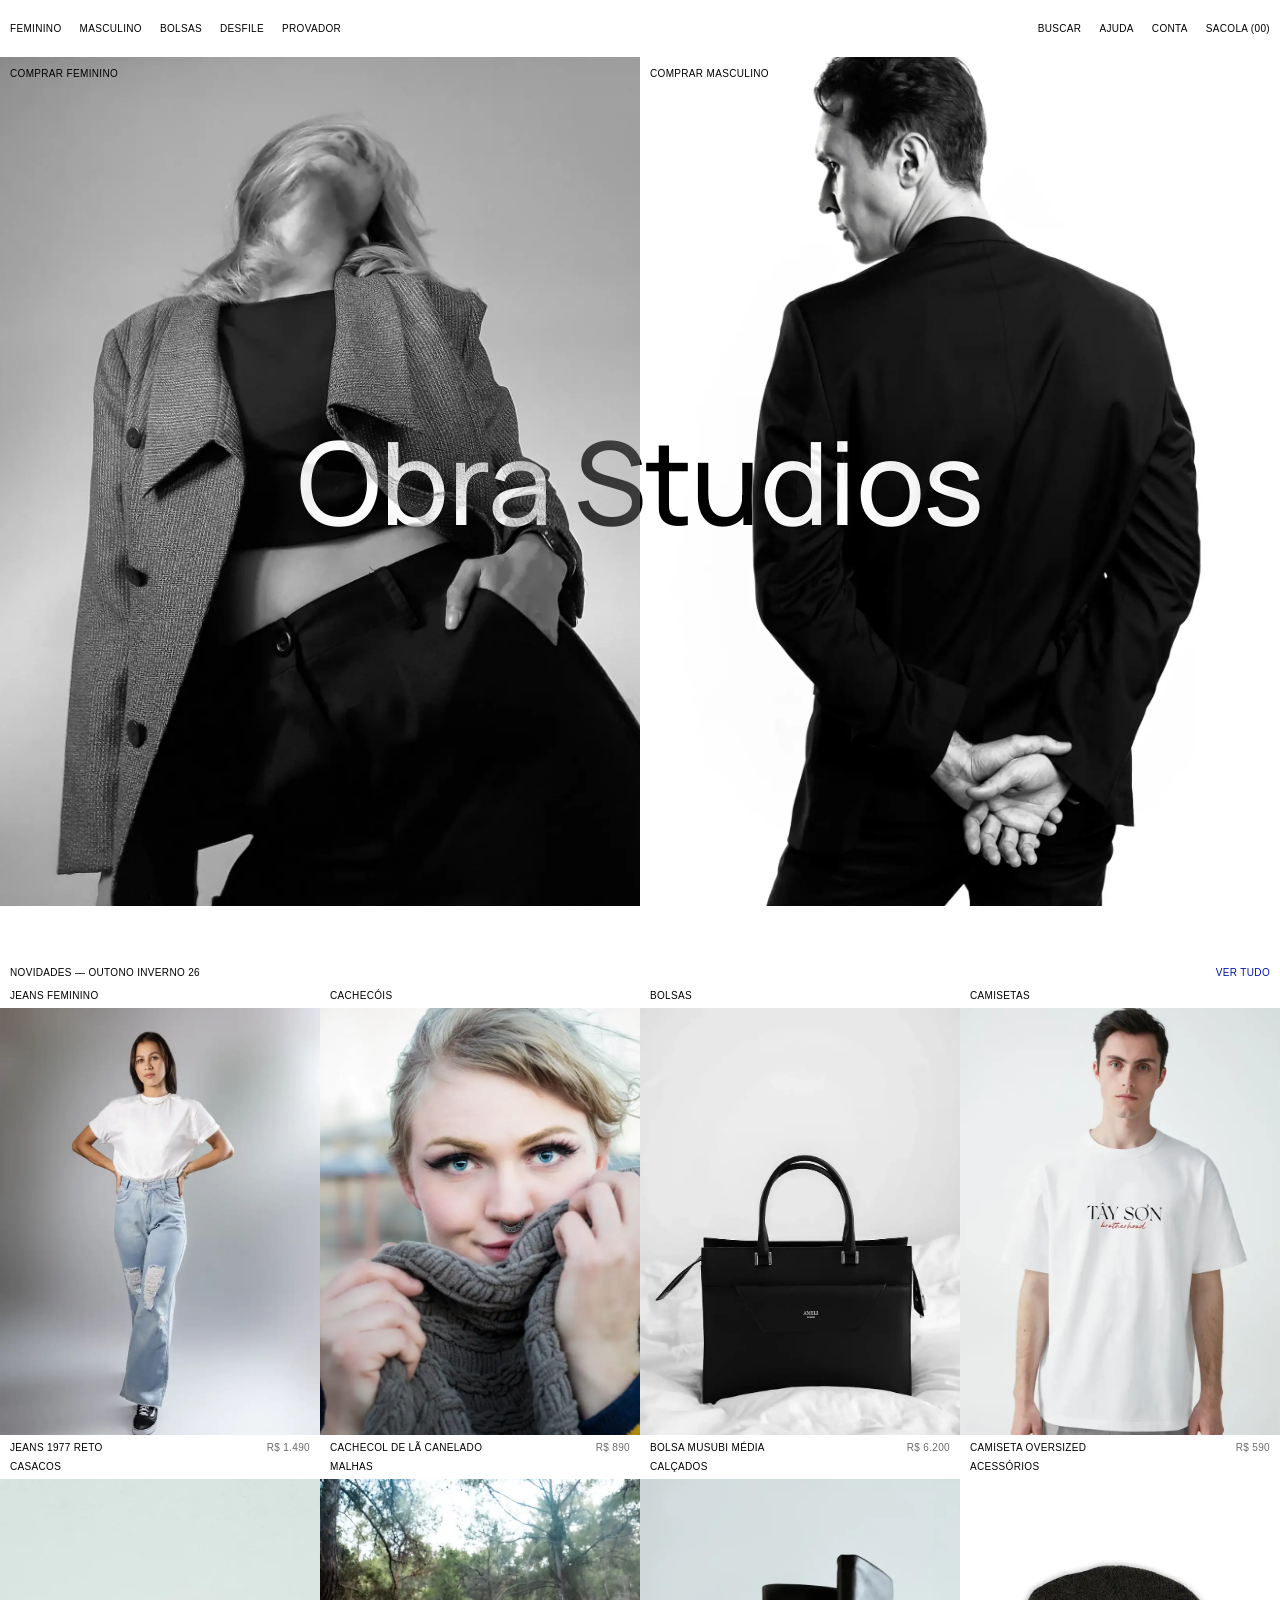
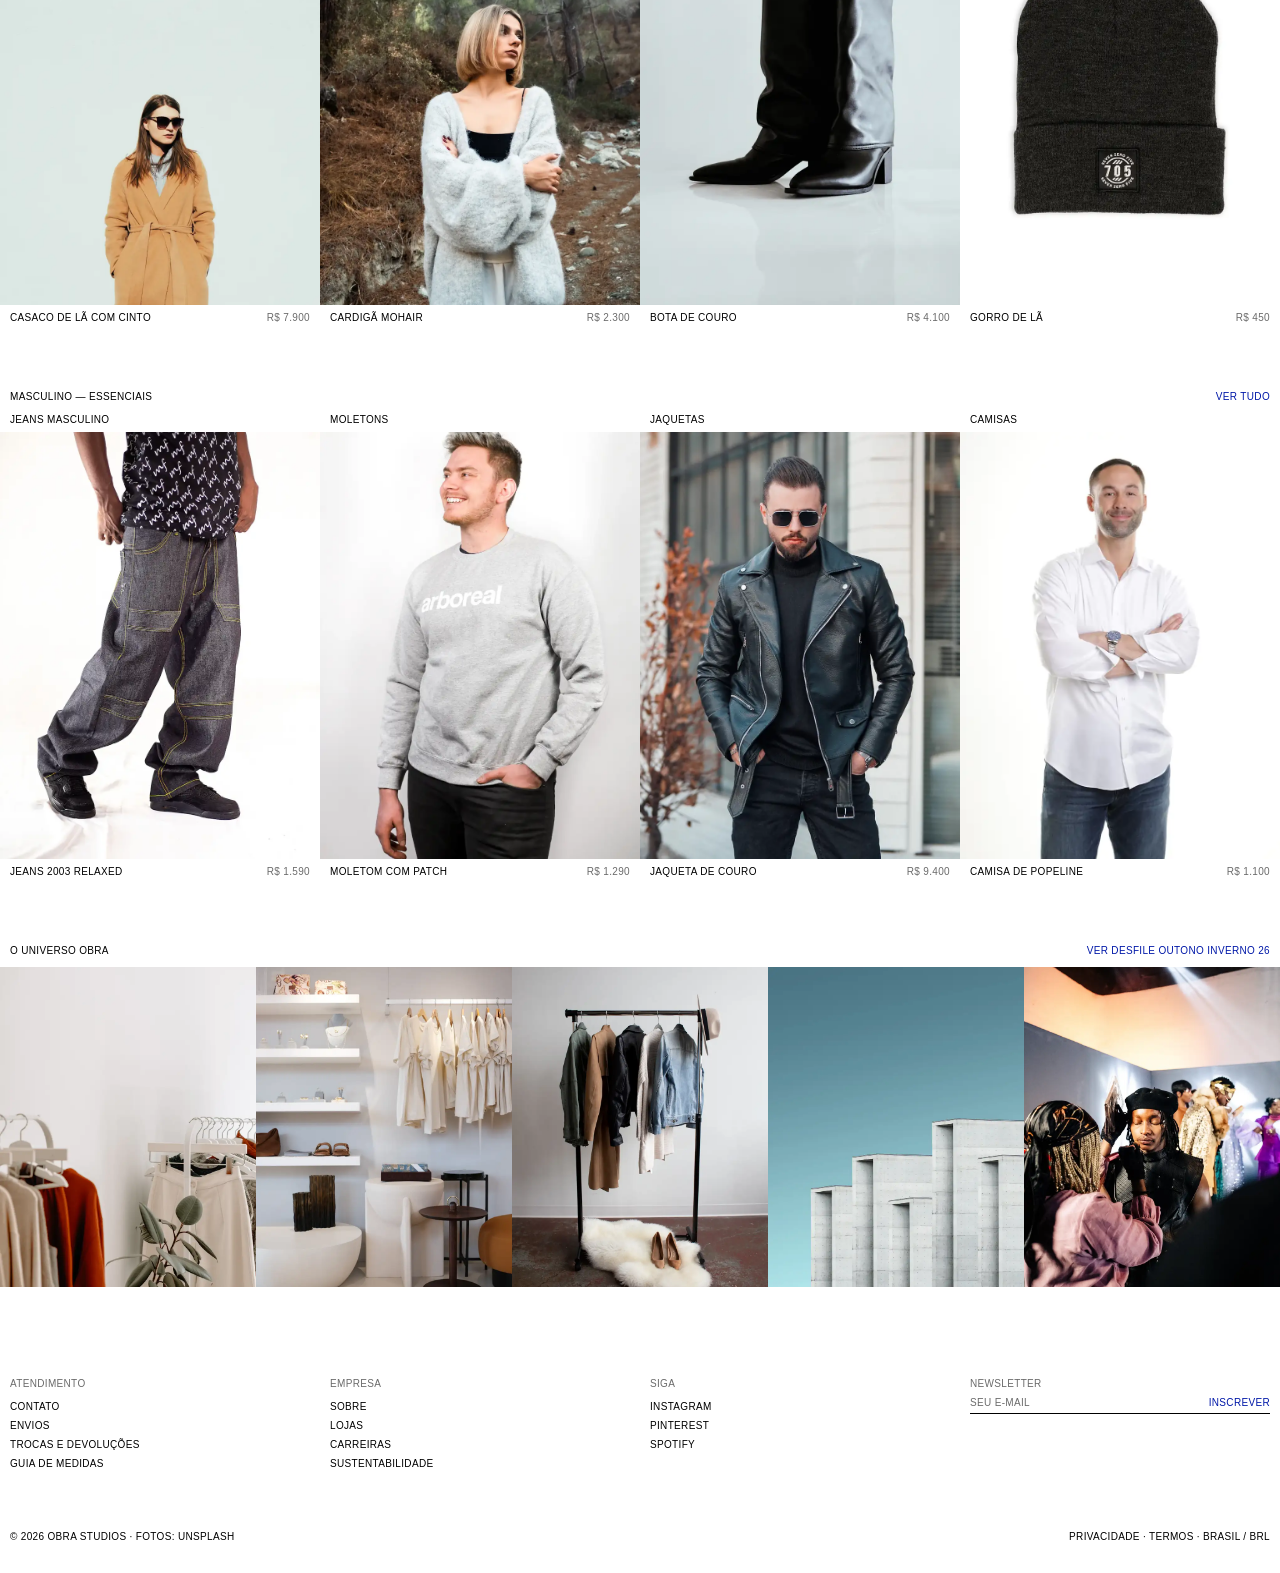
<file: index.html>
<!DOCTYPE html>
<html lang="pt-BR">
<head>
  <meta charset="UTF-8">
  <meta name="viewport" content="width=device-width, initial-scale=1">
  <meta name="robots" content="noindex, nofollow">
  <title>Obra Studios</title>
  <meta name="description" content="Obra Studios — moda contemporânea, edição editorial.">
  <link rel="preconnect" href="https://fonts.googleapis.com">
  <link rel="preconnect" href="https://fonts.gstatic.com" crossorigin>
  <link href="https://fonts.googleapis.com/css2?family=Inter:wght@400;500&family=Manrope:wght@500&display=swap" rel="stylesheet">
  <link rel="stylesheet" href="styles.css?v=202609242142">
</head>
<body data-page="home">

  <div id="site-header"></div>

  <main>
    <!-- Hero dividido -->
    <section class="hero" aria-label="Destaque">
      <a class="hero__half" href="categoria.html?g=feminino">
        <span class="label hero__label">Comprar feminino</span>
        <img src="img/1613915617430-8ab0fd7c6baf.webp" alt="Editorial feminino, outono-inverno">
      </a>
      <a class="hero__half" href="categoria.html?g=masculino">
        <span class="label hero__label">Comprar masculino</span>
        <img src="img/1787044817434-b6d1f927ac21.webp" alt="Editorial masculino, outono-inverno">
      </a>
      <h1 class="hero__wordmark">Obra Studios</h1>
    </section>

    <!-- Grade de produtos -->
    <section class="section" id="feminino" aria-labelledby="gridTitle">
      <div class="section__head">
        <h2 class="label" id="gridTitle">Novidades — Outono Inverno 26</h2>
        <a href="categoria.html?g=feminino" class="label link">Ver tudo</a>
      </div>
      <div class="grid" id="productGrid"></div>
    </section>

    <!-- Segunda grade -->
    <section class="section" id="masculino" aria-labelledby="gridTitle2">
      <div class="section__head">
        <h2 class="label" id="gridTitle2">Masculino — Essenciais</h2>
        <a href="categoria.html?g=masculino" class="label link">Ver tudo</a>
      </div>
      <div class="grid" id="productGrid2"></div>
    </section>

    <!-- Fileira editorial -->
    <section class="section" id="desfile" aria-labelledby="editTitle">
      <div class="section__head">
        <h2 class="label" id="editTitle">O universo Obra</h2>
        <a href="desfile.html" class="label link">Ver desfile Outono Inverno 26</a>
      </div>
      <div class="tiles">
        <figure class="tile"><img src="img/1603400521630-9f2de124b33b.webp" alt="Arara com peças em tons neutros" loading="lazy"></figure>
        <figure class="tile"><img src="img/1769107805412-90d9191d53e9.webp" alt="Interior da loja" loading="lazy"></figure>
        <figure class="tile"><img src="img/1551232864-3f0890e580d9.webp" alt="Jaquetas na arara" loading="lazy"></figure>
        <figure class="tile"><img src="img/1522743791393-522312deeebf.webp" alt="Arquitetura em concreto" loading="lazy"></figure>
        <figure class="tile"><img src="img/1764593605450-15d6fc79a2fa.webp" alt="Bastidores do desfile" loading="lazy"></figure>
      </div>
    </section>
  </main>

  <div id="site-footer"></div>

  <script src="data.js?v=202609242142"></script>
  <script src="shared.js?v=202609242142"></script>
  <script src="main.js?v=202609242142"></script>
</body>
</html>
</file>
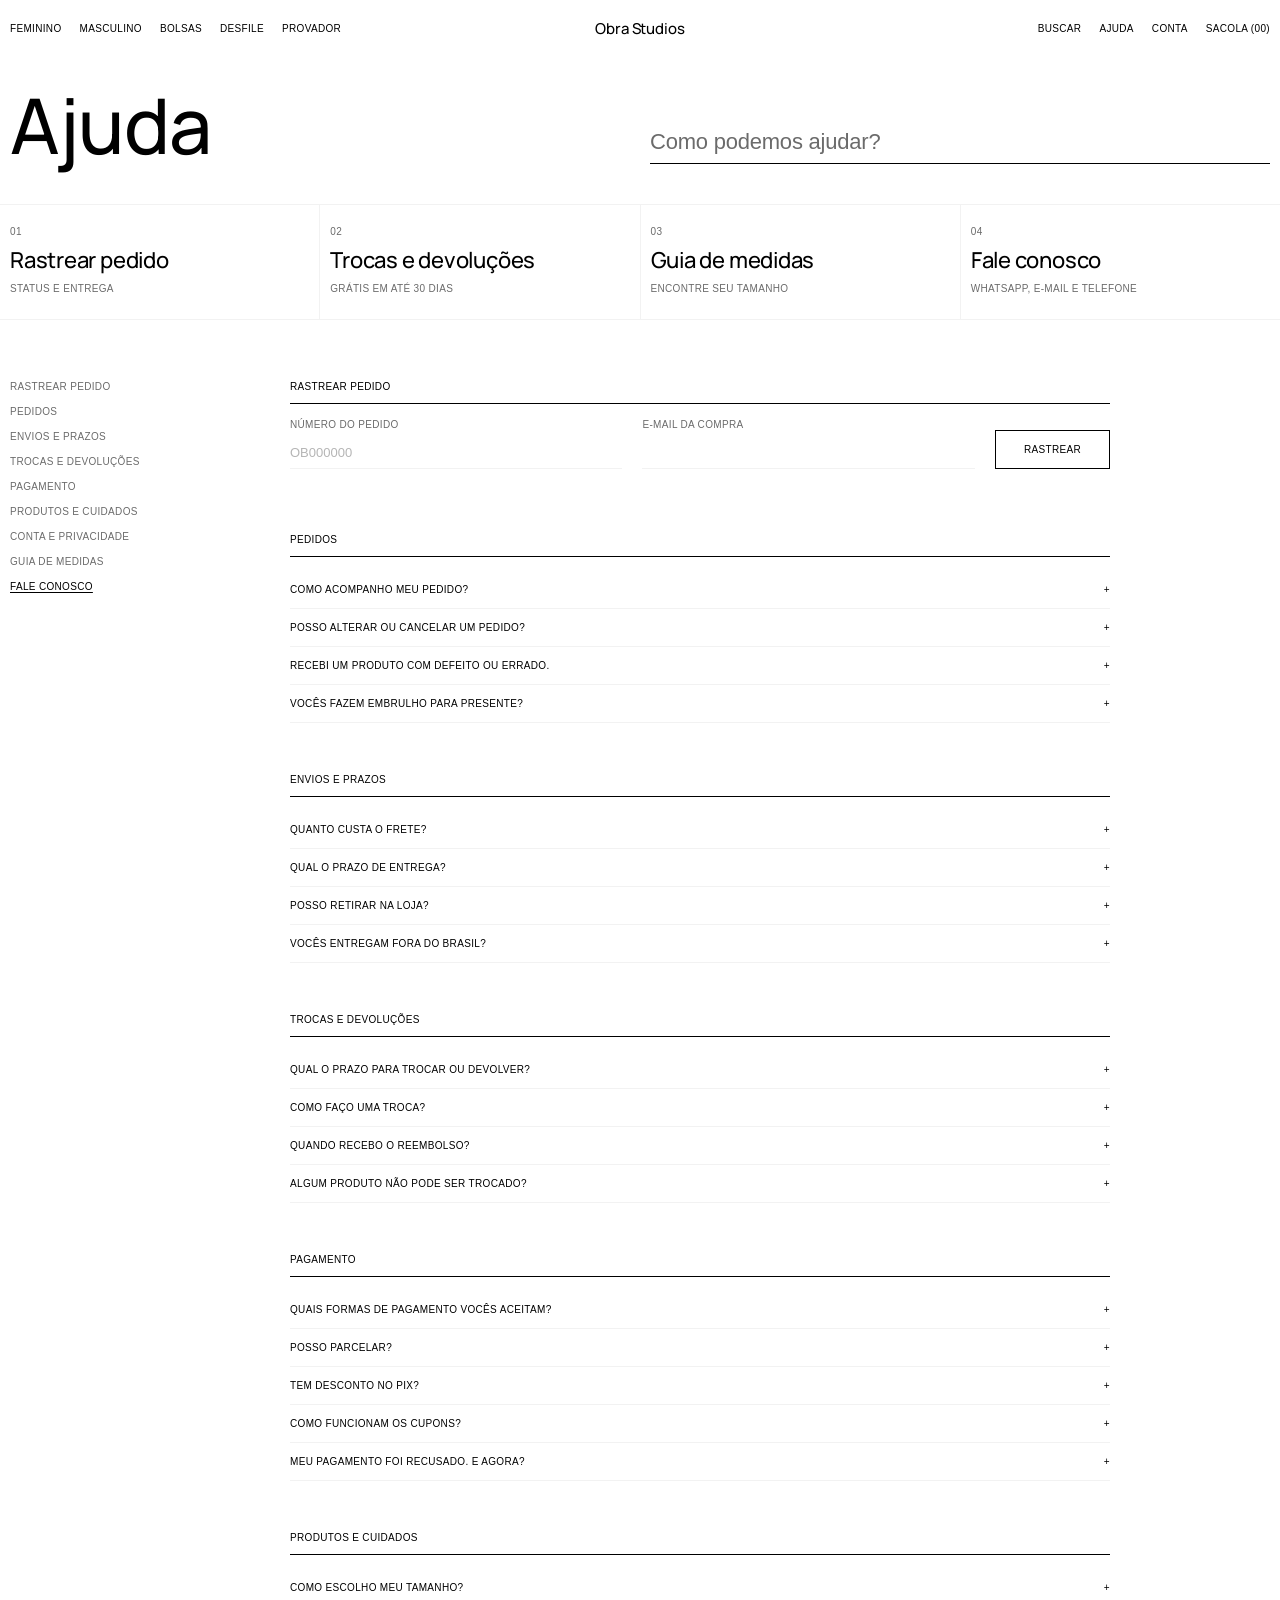
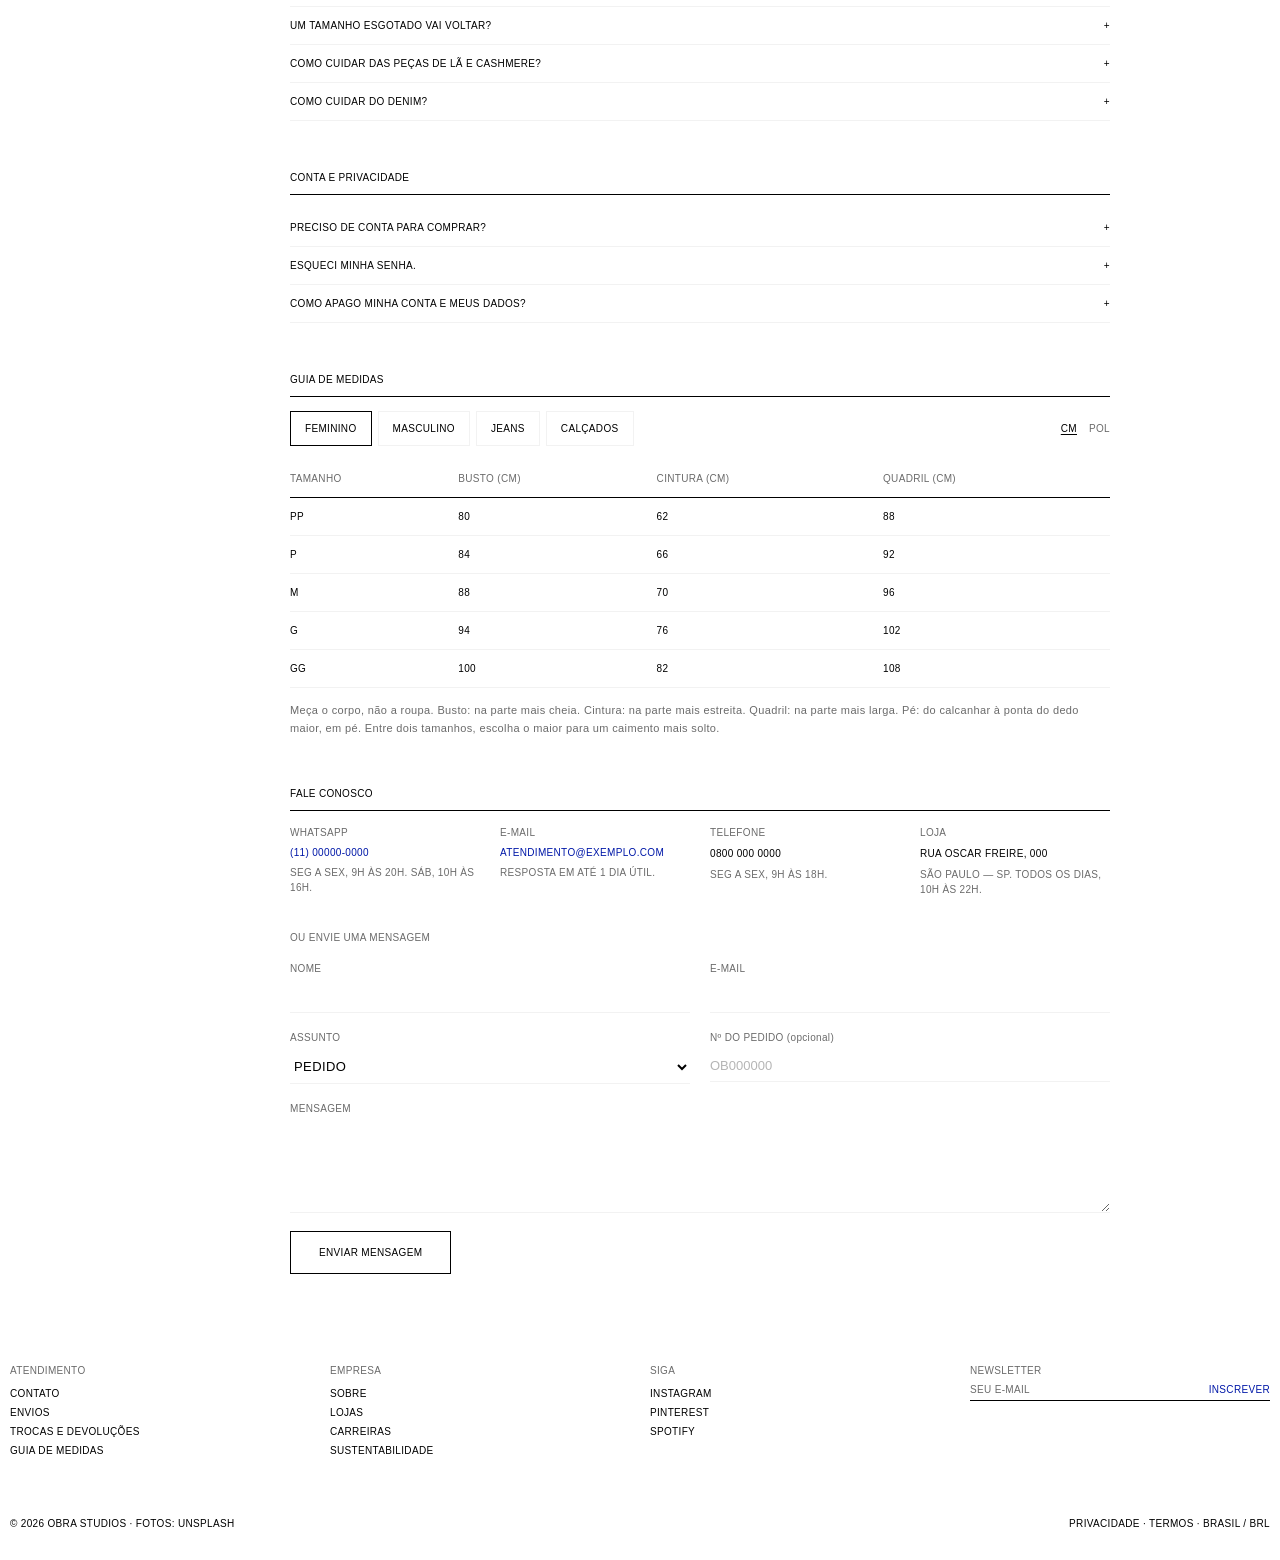
<file: ajuda.html>
<!DOCTYPE html>
<html lang="pt-BR">
<head>
  <meta charset="UTF-8">
  <meta name="viewport" content="width=device-width, initial-scale=1">
  <meta name="robots" content="noindex, nofollow">
  <title>Ajuda — Obra Studios</title>
  <link rel="preconnect" href="https://fonts.googleapis.com">
  <link rel="preconnect" href="https://fonts.gstatic.com" crossorigin>
  <link href="https://fonts.googleapis.com/css2?family=Inter:wght@400;500&family=Manrope:wght@500&display=swap" rel="stylesheet">
  <link rel="stylesheet" href="styles.css?v=202609242142">
</head>
<body data-page="ajuda">

  <div id="site-header"></div>

  <main class="help">
    <!-- Topo com busca -->
    <div class="help__head">
      <h1 class="acc__title">Ajuda</h1>
      <div class="help__search">
        <input id="helpSearch" type="search" placeholder="Como podemos ajudar?" aria-label="Buscar nas perguntas frequentes" autocomplete="off">
        <span class="label muted" id="searchInfo"></span>
      </div>
    </div>

    <!-- Atalhos -->
    <div class="help-quick">
      <a href="#rastrear" class="help-quick__item">
        <span class="label muted">01</span>
        <span class="help-quick__title">Rastrear pedido</span>
        <span class="label muted">Status e entrega</span>
      </a>
      <a href="#trocas" class="help-quick__item">
        <span class="label muted">02</span>
        <span class="help-quick__title">Trocas e devoluções</span>
        <span class="label muted">Grátis em até 30 dias</span>
      </a>
      <a href="#medidas" class="help-quick__item">
        <span class="label muted">03</span>
        <span class="help-quick__title">Guia de medidas</span>
        <span class="label muted">Encontre seu tamanho</span>
      </a>
      <a href="#contato" class="help-quick__item">
        <span class="label muted">04</span>
        <span class="help-quick__title">Fale conosco</span>
        <span class="label muted">WhatsApp, e-mail e telefone</span>
      </a>
    </div>

    <div class="help__layout">
      <nav class="acc__nav help__nav" aria-label="Temas de ajuda" id="helpNav"></nav>

      <div class="help__content">
        <!-- Rastreio -->
        <section class="help-section" id="rastrear">
          <h2 class="label co__title">Rastrear pedido</h2>
          <form class="help-track" id="trackForm" novalidate>
            <div class="field">
              <label class="label muted" for="trackId">Número do pedido</label>
              <input id="trackId" placeholder="OB000000" required autocomplete="off">
              <span class="field__error label"></span>
            </div>
            <div class="field">
              <label class="label muted" for="trackEmail">E-mail da compra</label>
              <input id="trackEmail" type="email" required autocomplete="email">
              <span class="field__error label"></span>
            </div>
            <button type="submit" class="label btn">Rastrear</button>
          </form>
          <div id="trackResult" aria-live="polite"></div>
        </section>

        <!-- Perguntas frequentes -->
        <div id="faq"></div>

        <p class="label muted help-noresult" id="noResult" hidden>
          Nenhuma resposta encontrada. <a href="#contato" class="link">Fale com a gente</a>.
        </p>

        <!-- Guia de medidas -->
        <section class="help-section" id="medidas">
          <h2 class="label co__title">Guia de medidas</h2>
          <div class="size-tools">
            <div class="tabs" role="tablist" id="sizeTabs">
              <button type="button" class="label tab is-active" data-table="feminino" role="tab" aria-selected="true">Feminino</button>
              <button type="button" class="label tab" data-table="masculino" role="tab" aria-selected="false">Masculino</button>
              <button type="button" class="label tab" data-table="jeans" role="tab" aria-selected="false">Jeans</button>
              <button type="button" class="label tab" data-table="calcados" role="tab" aria-selected="false">Calçados</button>
            </div>
            <div class="size-unit">
              <button type="button" class="label view-btn is-active" data-unit="cm" aria-pressed="true">cm</button>
              <button type="button" class="label view-btn" data-unit="in" aria-pressed="false">pol</button>
            </div>
          </div>
          <div class="size-table" id="sizeTable"></div>
          <p class="label muted help-text">Meça o corpo, não a roupa. Busto: na parte mais cheia. Cintura: na parte mais estreita. Quadril: na parte mais larga. Pé: do calcanhar à ponta do dedo maior, em pé. Entre dois tamanhos, escolha o maior para um caimento mais solto.</p>
        </section>

        <!-- Contato -->
        <section class="help-section" id="contato">
          <h2 class="label co__title">Fale conosco</h2>
          <div class="contact-grid">
            <div>
              <p class="label muted">WhatsApp</p>
              <a href="#" class="label link">(11) 00000-0000</a>
              <p class="label muted">Seg a sex, 9h às 20h. Sáb, 10h às 16h.</p>
            </div>
            <div>
              <p class="label muted">E-mail</p>
              <a href="mailto:atendimento@exemplo.com" class="label link">atendimento@exemplo.com</a>
              <p class="label muted">Resposta em até 1 dia útil.</p>
            </div>
            <div>
              <p class="label muted">Telefone</p>
              <p class="label">0800 000 0000</p>
              <p class="label muted">Seg a sex, 9h às 18h.</p>
            </div>
            <div>
              <p class="label muted">Loja</p>
              <p class="label">Rua Oscar Freire, 000</p>
              <p class="label muted">São Paulo — SP. Todos os dias, 10h às 22h.</p>
            </div>
          </div>

          <form class="acc-form help-form" id="contactForm" novalidate>
            <p class="label muted">Ou envie uma mensagem</p>
            <div class="fields">
              <div class="field"><label class="label muted" for="cName">Nome</label><input id="cName" required autocomplete="name"><span class="field__error label"></span></div>
              <div class="field"><label class="label muted" for="cEmail">E-mail</label><input id="cEmail" type="email" required autocomplete="email"><span class="field__error label"></span></div>
              <div class="field">
                <label class="label muted" for="cTopic">Assunto</label>
                <select id="cTopic" class="label">
                  <option>Pedido</option><option>Troca ou devolução</option><option>Pagamento</option><option>Produto</option><option>Outro</option>
                </select>
              </div>
              <div class="field"><label class="label muted" for="cOrder">Nº do pedido <span class="opt">(opcional)</span></label><input id="cOrder" placeholder="OB000000"></div>
              <div class="field field--full"><label class="label muted" for="cMsg">Mensagem</label><textarea id="cMsg" rows="5" required minlength="10"></textarea><span class="field__error label"></span></div>
            </div>
            <div class="acc-form__actions"><button type="submit" class="label btn">Enviar mensagem</button></div>
            <p class="label link" id="contactSent" hidden></p>
          </form>
        </section>
      </div>
    </div>
  </main>

  <div id="site-footer"></div>

  <script src="data.js?v=202609242142"></script>
  <script src="shared.js?v=202609242142"></script>
  <script src="ajuda.js?v=202609242142"></script>
</body>
</html>
</file>
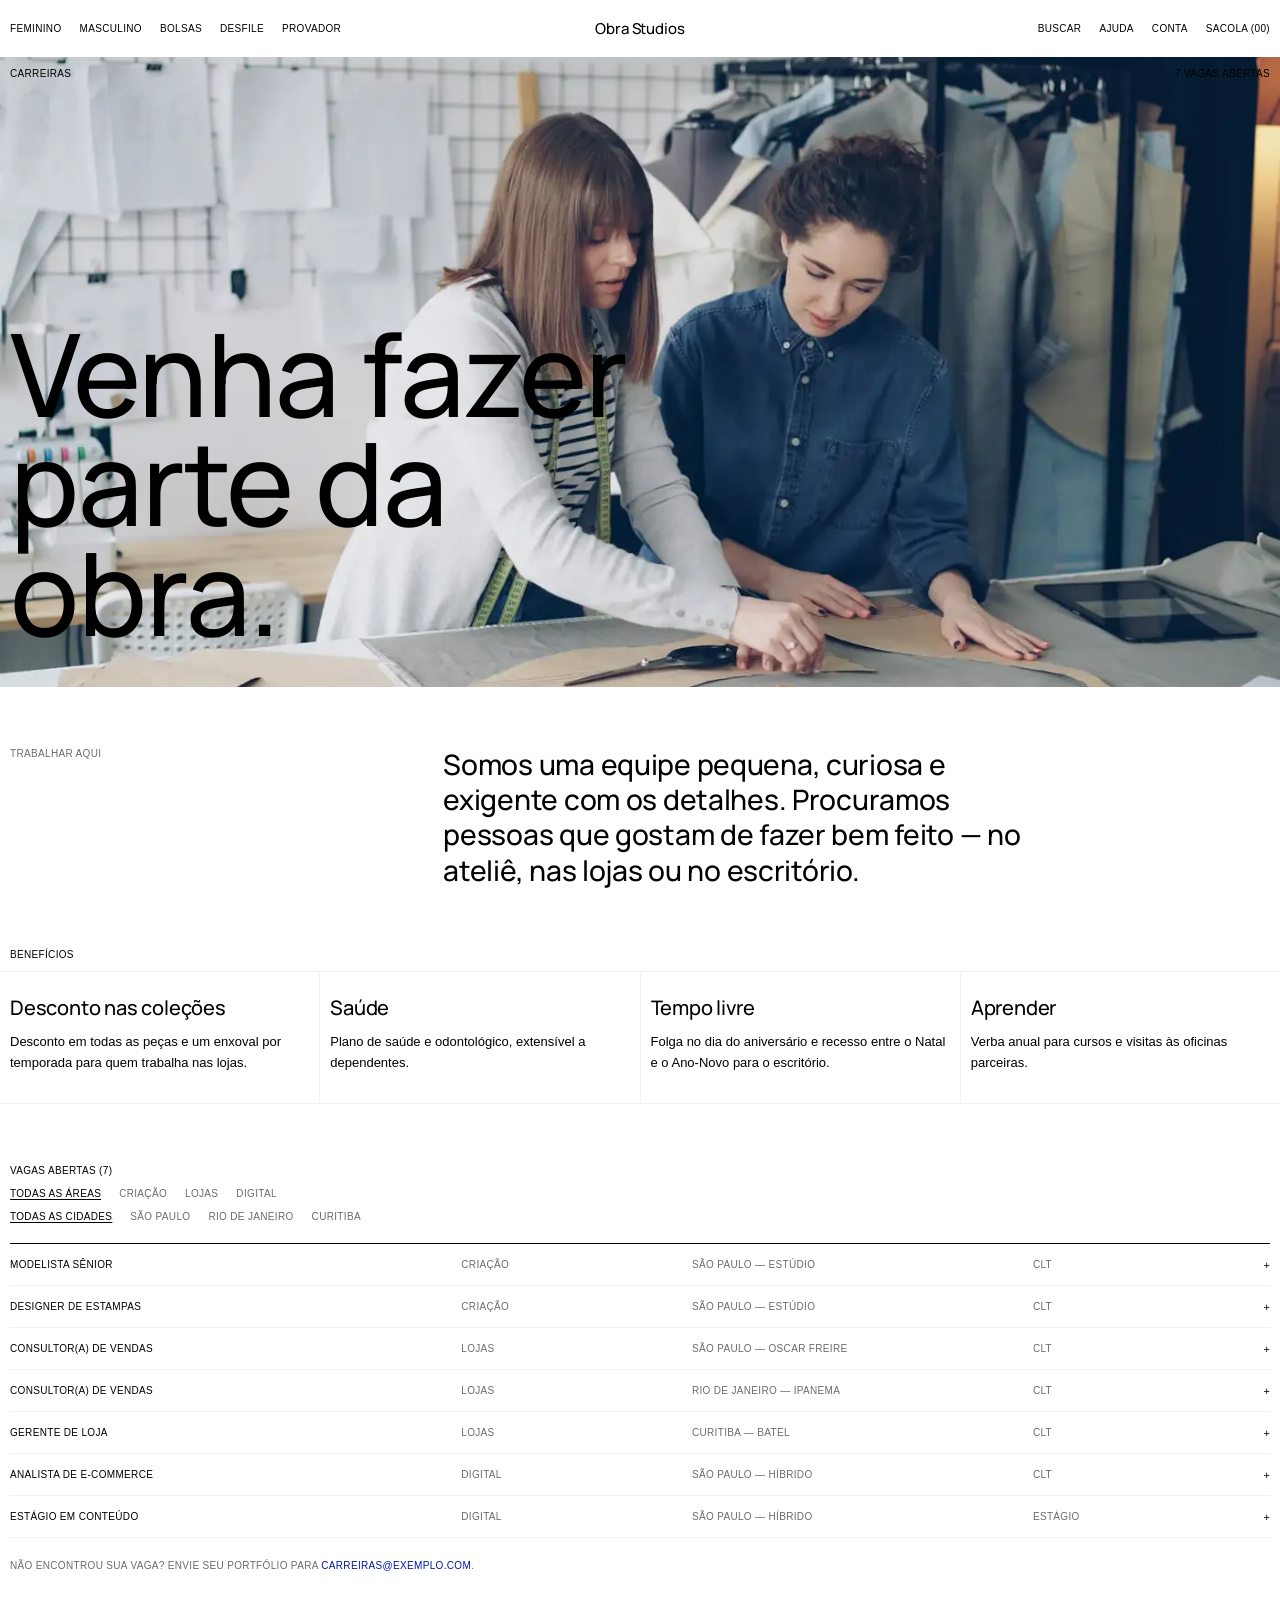
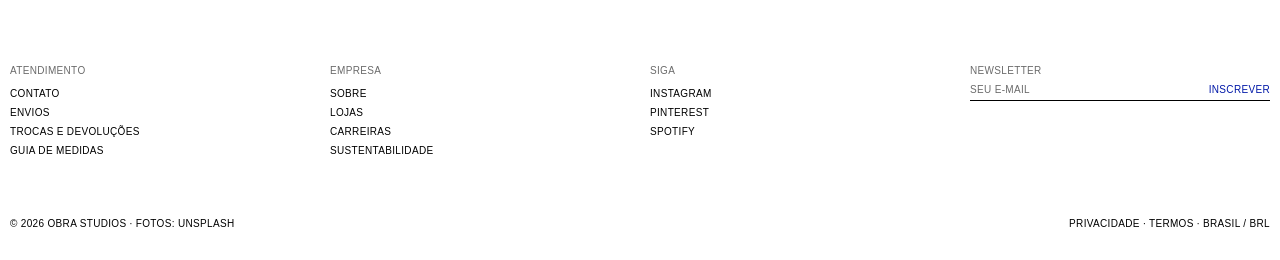
<file: carreiras.html>
<!DOCTYPE html>
<html lang="pt-BR">
<head>
  <meta charset="UTF-8">
  <meta name="viewport" content="width=device-width, initial-scale=1">
  <meta name="robots" content="noindex, nofollow">
  <title>Carreiras — Obra Studios</title>
  <link rel="preconnect" href="https://fonts.googleapis.com">
  <link rel="preconnect" href="https://fonts.gstatic.com" crossorigin>
  <link href="https://fonts.googleapis.com/css2?family=Inter:wght@400;500&family=Manrope:wght@500&display=swap" rel="stylesheet">
  <link rel="stylesheet" href="styles.css?v=202609242142">
</head>
<body data-page="carreiras">

  <div id="site-header"></div>

  <main>
    <section class="rw-hero rw-hero--short">
      <img src="img/1753162657191-c8002d067f1d.webp" alt="Equipe no estúdio">
      <div class="rw-hero__meta"><span class="label">Carreiras</span><span class="label" id="jobCountTop"></span></div>
      <h1 class="rw-hero__title">Venha fazer parte da obra.</h1>
    </section>

    <section class="rw-intro">
      <p class="label muted">Trabalhar aqui</p>
      <p class="rw-intro__text">Somos uma equipe pequena, curiosa e exigente com os detalhes. Procuramos pessoas que gostam de fazer bem feito — no ateliê, nas lojas ou no escritório.</p>
    </section>

    <section class="section">
      <div class="section__head"><h2 class="label">Benefícios</h2></div>
      <div class="values">
        <div class="value"><h3 class="page-h3">Desconto nas coleções</h3><p class="prose">Desconto em todas as peças e um enxoval por temporada para quem trabalha nas lojas.</p></div>
        <div class="value"><h3 class="page-h3">Saúde</h3><p class="prose">Plano de saúde e odontológico, extensível a dependentes.</p></div>
        <div class="value"><h3 class="page-h3">Tempo livre</h3><p class="prose">Folga no dia do aniversário e recesso entre o Natal e o Ano-Novo para o escritório.</p></div>
        <div class="value"><h3 class="page-h3">Aprender</h3><p class="prose">Verba anual para cursos e visitas às oficinas parceiras.</p></div>
      </div>
    </section>

    <section class="section" id="vagas">
      <div class="section__head">
        <h2 class="label">Vagas abertas (<span id="jobCount">0</span>)</h2>
      </div>
      <div class="jobs__filters">
        <div class="plp__types" id="areaFilter"></div>
        <div class="plp__types" id="placeFilter"></div>
      </div>
      <div class="jobs" id="jobs"></div>
      <p class="label muted jobs__none" id="jobsNone" hidden>Nenhuma vaga com esses filtros.</p>
      <p class="label muted jobs__open">Não encontrou sua vaga? Envie seu portfólio para <a href="mailto:carreiras@exemplo.com" class="link">carreiras@exemplo.com</a>.</p>
    </section>
  </main>

  <div id="site-footer"></div>

  <script src="data.js?v=202609242142"></script>
  <script src="shared.js?v=202609242142"></script>
  <script src="carreiras.js?v=202609242142"></script>
</body>
</html>
</file>
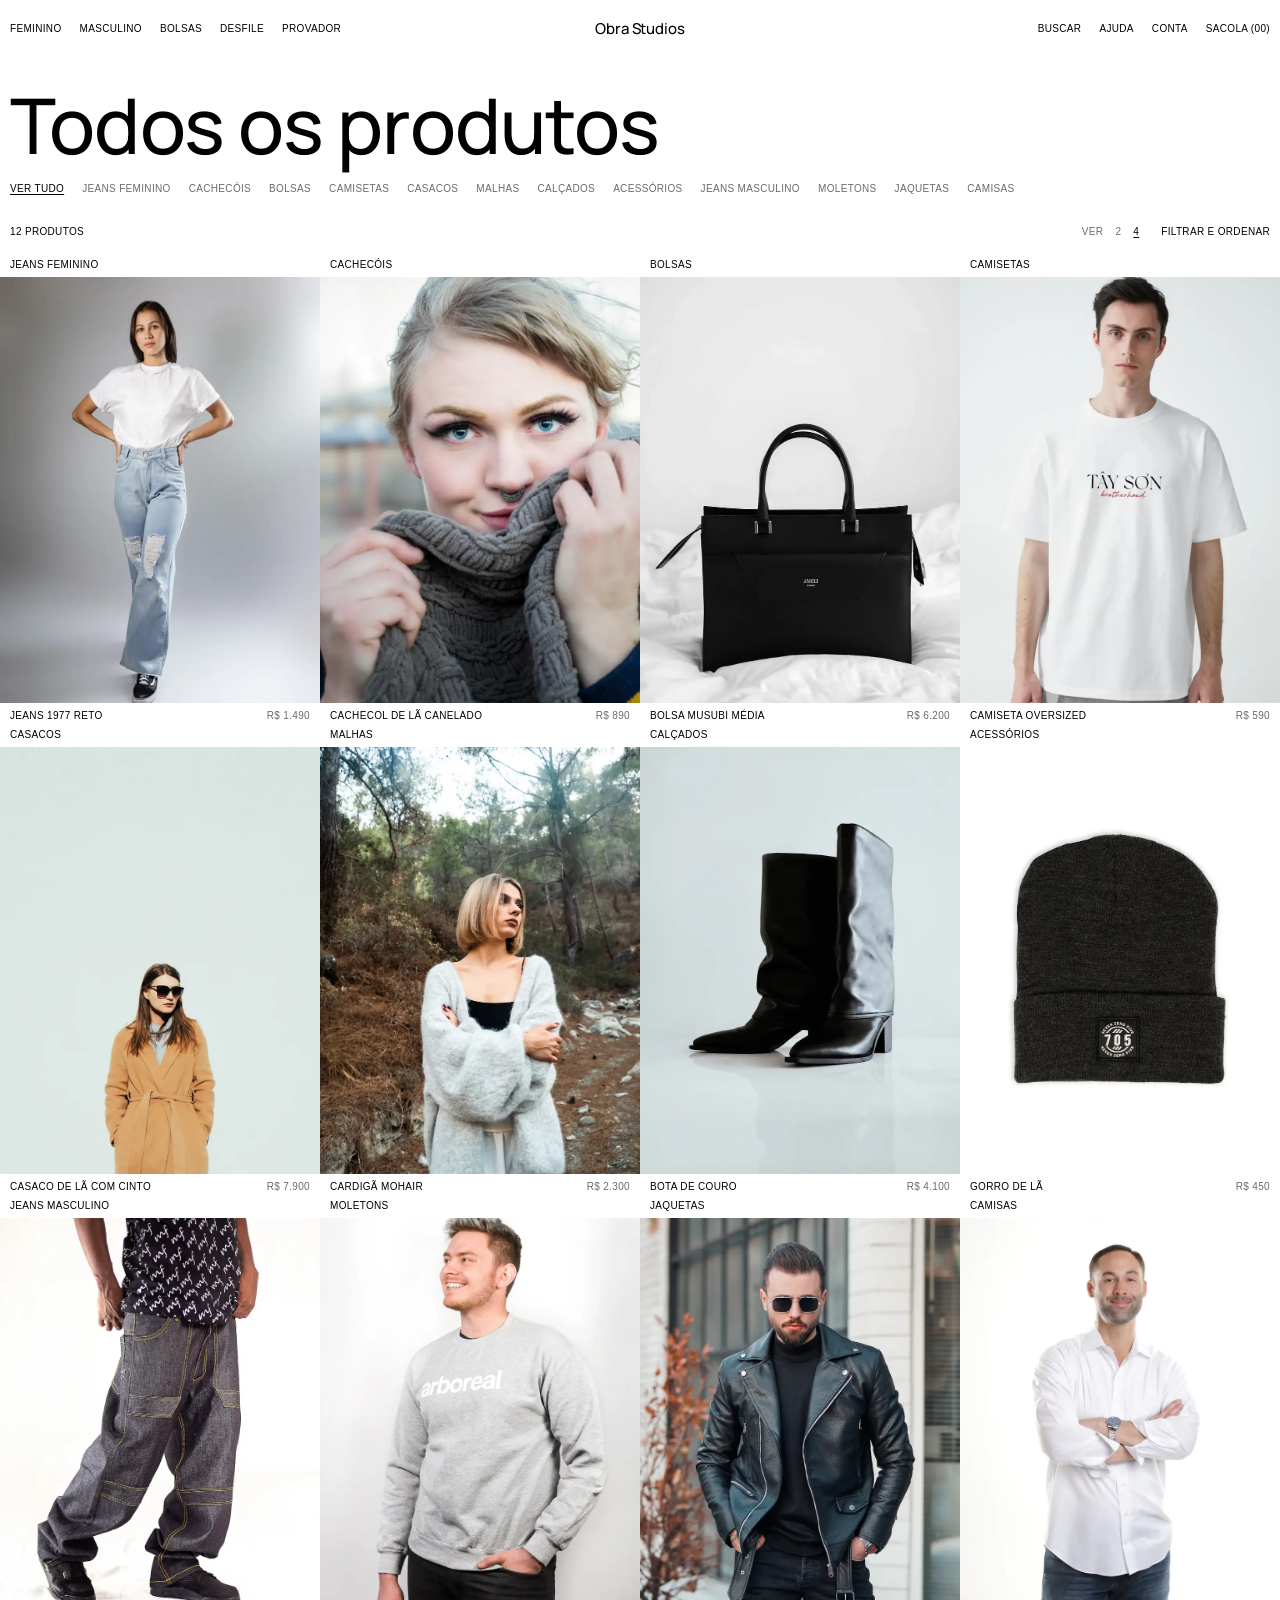
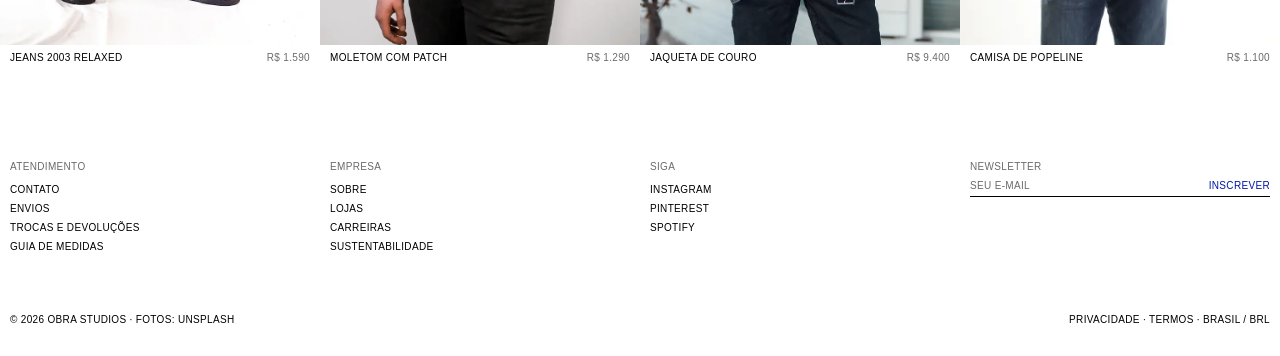
<file: categoria.html>
<!DOCTYPE html>
<html lang="pt-BR">
<head>
  <meta charset="UTF-8">
  <meta name="viewport" content="width=device-width, initial-scale=1">
  <meta name="robots" content="noindex, nofollow">
  <title>Categoria — Obra Studios</title>
  <link rel="preconnect" href="https://fonts.googleapis.com">
  <link rel="preconnect" href="https://fonts.gstatic.com" crossorigin>
  <link href="https://fonts.googleapis.com/css2?family=Inter:wght@400;500&family=Manrope:wght@500&display=swap" rel="stylesheet">
  <link rel="stylesheet" href="styles.css?v=202609242142">
</head>
<body data-page="categoria">

  <div id="site-header"></div>

  <main>
    <!-- Cabeçalho da categoria -->
    <div class="plp__head">
      <h1 class="plp__title" id="title">Feminino</h1>
      <nav class="plp__types" id="types" aria-label="Tipos de produto"></nav>
    </div>

    <!-- Barra de ferramentas -->
    <div class="plp__bar">
      <span class="label" id="resultCount"></span>
      <div class="plp__chips" id="chips"></div>
      <div class="plp__tools">
        <span class="label muted hide-sm">Ver</span>
        <button class="label view-btn" data-cols="2" aria-pressed="false">2</button>
        <button class="label view-btn is-active" data-cols="4" aria-pressed="true">4</button>
        <button class="label" id="filterOpen" aria-expanded="false" aria-controls="filters">Filtrar e ordenar <span id="filterBadge"></span></button>
      </div>
    </div>

    <div class="grid" id="plpGrid"></div>

    <div class="plp__empty" id="empty" hidden>
      <p class="label">Nenhum produto com esses filtros.</p>
      <button class="label link" data-clear>Limpar filtros</button>
    </div>
  </main>

  <!-- Painel de filtros -->
  <div class="drawer__backdrop" id="backdrop" hidden></div>
  <aside class="drawer" id="filters" aria-label="Filtros" aria-hidden="true">
    <div class="drawer__head">
      <p class="label">Filtrar e ordenar</p>
      <button class="label" id="filterClose">Fechar</button>
    </div>

    <div class="drawer__body">
      <section class="filter">
        <p class="label muted">Ordenar por</p>
        <div class="filter__list" id="fSort">
          <label class="check label"><input type="radio" name="sort" value="relevancia" checked> Relevância</label>
          <label class="check label"><input type="radio" name="sort" value="menor"> Menor preço</label>
          <label class="check label"><input type="radio" name="sort" value="maior"> Maior preço</label>
          <label class="check label"><input type="radio" name="sort" value="az"> A–Z</label>
        </div>
      </section>

      <section class="filter">
        <p class="label muted">Categoria</p>
        <div class="filter__list" id="fType"></div>
      </section>

      <section class="filter">
        <p class="label muted">Tamanho</p>
        <div class="options" id="fSize"></div>
      </section>

      <section class="filter">
        <p class="label muted">Cor</p>
        <div class="filter__list" id="fColor"></div>
      </section>

      <section class="filter">
        <p class="label muted">Preço</p>
        <div class="filter__list" id="fPrice"></div>
      </section>
    </div>

    <div class="drawer__foot">
      <button class="label btn btn--ghost" data-clear>Limpar</button>
      <button class="label btn" id="filterApply">Ver produtos</button>
    </div>
  </aside>

  <div id="site-footer"></div>

  <script src="data.js?v=202609242142"></script>
  <script src="shared.js?v=202609242142"></script>
  <script src="categoria.js?v=202609242142"></script>
</body>
</html>
</file>
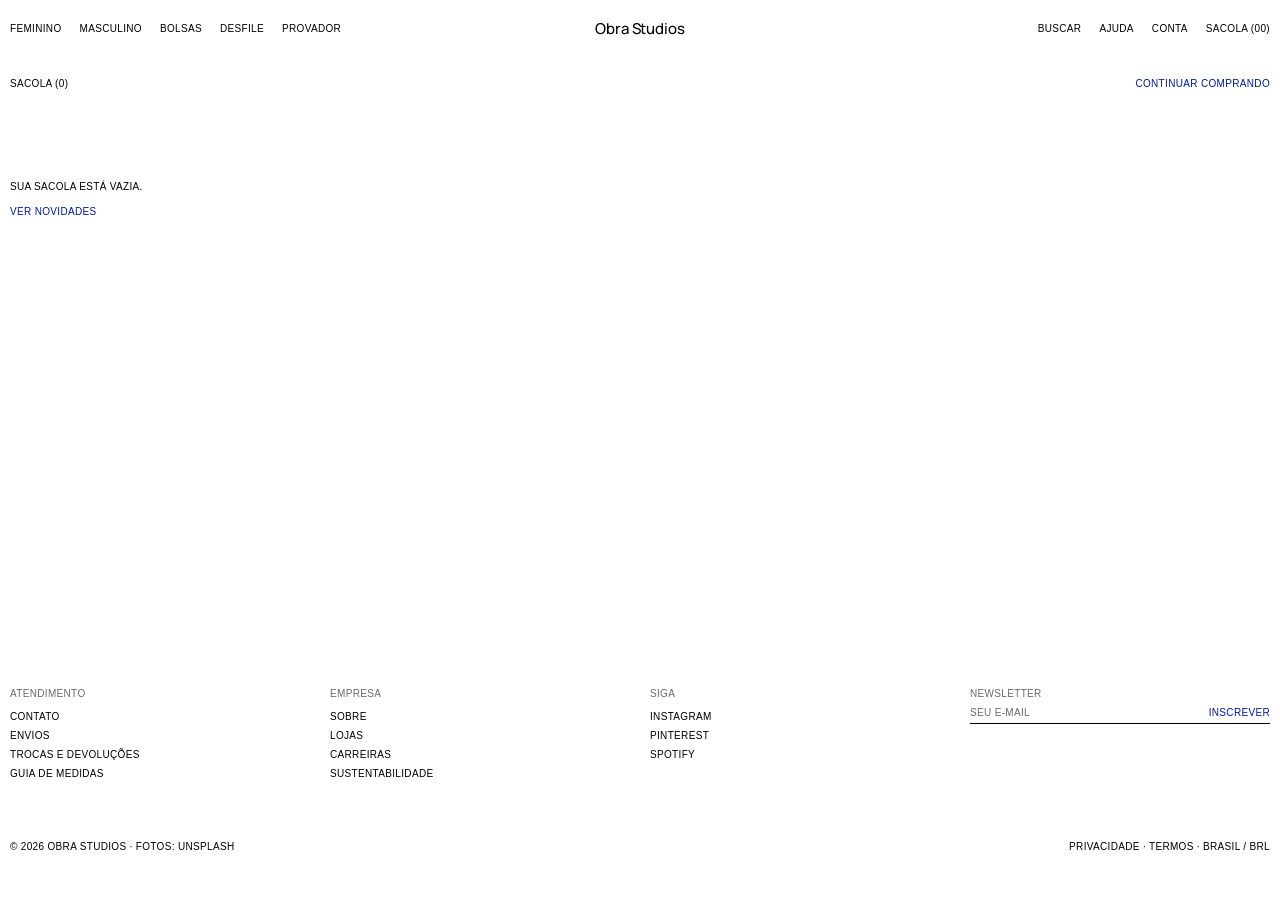
<file: checkout.html>
<!DOCTYPE html>
<html lang="pt-BR">
<head>
  <meta charset="UTF-8">
  <meta name="viewport" content="width=device-width, initial-scale=1">
  <meta name="robots" content="noindex, nofollow">
  <title>Finalizar compra — Obra Studios</title>
  <link rel="preconnect" href="https://fonts.googleapis.com">
  <link rel="preconnect" href="https://fonts.gstatic.com" crossorigin>
  <link href="https://fonts.googleapis.com/css2?family=Inter:wght@400;500&family=Manrope:wght@500&display=swap" rel="stylesheet">
  <link rel="stylesheet" href="styles.css?v=202609242142">
</head>
<body data-page="checkout">

  <div id="site-header"></div>

  <main class="co" id="checkoutView">
    <form class="co__form" id="coForm" novalidate>
      <p class="label muted co__demo">Checkout de demonstração — nenhum pagamento é processado e nenhum dado é enviado.</p>

      <!-- 1. Contato -->
      <section class="co__step">
        <h2 class="label co__title"><span>01</span> Contato</h2>
        <div class="fields">
          <div class="field field--full">
            <label class="label muted" for="email">E-mail</label>
            <input id="email" name="email" type="email" autocomplete="email" required>
            <span class="field__error label"></span>
          </div>
          <div class="field">
            <label class="label muted" for="phone">Celular</label>
            <input id="phone" name="phone" type="tel" autocomplete="tel" inputmode="numeric" data-mask="phone" placeholder="(11) 90000-0000" required minlength="14">
            <span class="field__error label"></span>
          </div>
          <div class="field">
            <label class="label muted" for="cpf">CPF</label>
            <input id="cpf" name="cpf" inputmode="numeric" data-mask="cpf" placeholder="000.000.000-00" required data-validate="cpf">
            <span class="field__error label"></span>
          </div>
        </div>
        <label class="check label"><input type="checkbox" name="news"> Quero receber novidades por e-mail</label>
      </section>

      <!-- 2. Entrega -->
      <section class="co__step">
        <h2 class="label co__title"><span>02</span> Endereço de entrega</h2>
        <div class="fields">
          <div class="field field--full">
            <label class="label muted" for="fullname">Nome completo</label>
            <input id="fullname" name="fullname" autocomplete="name" required>
            <span class="field__error label"></span>
          </div>
          <div class="field">
            <label class="label muted" for="cep">CEP</label>
            <input id="cep" name="cep" inputmode="numeric" data-mask="cep" autocomplete="postal-code" placeholder="00000-000" required minlength="9">
            <span class="field__error label"></span>
            <span class="field__hint label muted" id="cepHint"></span>
          </div>
          <div class="field">
            <label class="label muted" for="city">Cidade / UF</label>
            <input id="city" name="city" autocomplete="address-level2" required>
            <span class="field__error label"></span>
          </div>
          <div class="field field--full">
            <label class="label muted" for="street">Rua</label>
            <input id="street" name="street" autocomplete="address-line1" required>
            <span class="field__error label"></span>
          </div>
          <div class="field">
            <label class="label muted" for="number">Número</label>
            <input id="number" name="number" inputmode="numeric" required>
            <span class="field__error label"></span>
          </div>
          <div class="field">
            <label class="label muted" for="complement">Complemento <span class="opt">(opcional)</span></label>
            <input id="complement" name="complement" autocomplete="address-line2">
          </div>
          <div class="field field--full">
            <label class="label muted" for="district">Bairro</label>
            <input id="district" name="district" required>
            <span class="field__error label"></span>
          </div>
        </div>
      </section>

      <!-- 3. Frete -->
      <section class="co__step">
        <h2 class="label co__title"><span>03</span> Envio</h2>
        <div class="choices" id="shippingChoices">
          <label class="choice">
            <input type="radio" name="shipping" value="padrao" checked>
            <span class="label">Padrão — 5 a 7 dias úteis</span>
            <span class="label" id="standardPrice"></span>
          </label>
          <label class="choice">
            <input type="radio" name="shipping" value="expressa">
            <span class="label">Expressa — 1 a 2 dias úteis</span>
            <span class="label">R$ 90</span>
          </label>
          <label class="choice">
            <input type="radio" name="shipping" value="retirada">
            <span class="label">Retirar na loja — São Paulo, Oscar Freire</span>
            <span class="label">Grátis</span>
          </label>
        </div>
      </section>

      <!-- 4. Pagamento -->
      <section class="co__step">
        <h2 class="label co__title"><span>04</span> Pagamento</h2>
        <div class="tabs" role="tablist">
          <button type="button" class="label tab is-active" data-pay="cartao" role="tab" aria-selected="true">Cartão de crédito</button>
          <button type="button" class="label tab" data-pay="pix" role="tab" aria-selected="false">Pix — 5% off</button>
          <button type="button" class="label tab" data-pay="boleto" role="tab" aria-selected="false">Boleto</button>
        </div>

        <div class="pay" data-panel="cartao">
          <div class="fields">
            <div class="field field--full">
              <label class="label muted" for="cardNumber">Número do cartão</label>
              <input id="cardNumber" inputmode="numeric" data-mask="card" autocomplete="off" placeholder="0000 0000 0000 0000" required minlength="19" data-pay-field="cartao">
              <span class="field__error label"></span>
            </div>
            <div class="field field--full">
              <label class="label muted" for="cardName">Nome impresso no cartão</label>
              <input id="cardName" autocomplete="off" required data-pay-field="cartao">
              <span class="field__error label"></span>
            </div>
            <div class="field">
              <label class="label muted" for="cardExp">Validade</label>
              <input id="cardExp" inputmode="numeric" data-mask="exp" autocomplete="off" placeholder="MM/AA" required minlength="5" data-pay-field="cartao" data-validate="exp">
              <span class="field__error label"></span>
            </div>
            <div class="field">
              <label class="label muted" for="cardCvv">CVV</label>
              <input id="cardCvv" inputmode="numeric" data-mask="cvv" autocomplete="off" placeholder="000" required minlength="3" data-pay-field="cartao">
              <span class="field__error label"></span>
            </div>
            <div class="field field--full">
              <label class="label muted" for="installments">Parcelas</label>
              <select id="installments" class="label"></select>
            </div>
          </div>
        </div>

        <div class="pay" data-panel="pix" hidden>
          <p class="label pay__text">O QR Code é gerado após a confirmação do pedido e vale por 30 minutos. Você ganha 5% de desconto no total.</p>
        </div>

        <div class="pay" data-panel="boleto" hidden>
          <p class="label pay__text">O boleto é gerado após a confirmação e vence em 3 dias úteis. O pedido é enviado após a compensação, em até 2 dias úteis.</p>
        </div>
      </section>

      <label class="check label"><input type="checkbox" id="terms" required> Li e aceito os <a href="termos.html" class="link" target="_blank" rel="noopener">termos de compra</a> e a <a href="privacidade.html" class="link" target="_blank" rel="noopener">política de privacidade</a></label>
      <span class="field__error label" id="termsError"></span>

      <button type="submit" class="label btn" id="placeOrder">Confirmar pedido</button>
    </form>

    <!-- Resumo -->
    <aside class="co__summary">
      <div class="co__summary-head">
        <p class="label">Resumo (<span id="sumCount">0</span>)</p>
        <a href="sacola.html" class="label link">Editar</a>
      </div>
      <ul class="co__items" id="sumItems"></ul>
      <div class="co__coupon">
        <input id="coupon" class="label" placeholder="Cupom de desconto" aria-label="Cupom de desconto">
        <button type="button" class="label link" id="applyCoupon">Aplicar</button>
      </div>
      <p class="label muted" id="couponMsg"></p>
      <div class="bag__row"><span class="label">Subtotal</span><span class="label" id="sumSubtotal"></span></div>
      <div class="bag__row" id="discountRow" hidden><span class="label">Desconto</span><span class="label" id="sumDiscount"></span></div>
      <div class="bag__row"><span class="label">Envio</span><span class="label" id="sumShipping"></span></div>
      <div class="bag__row bag__row--total"><span class="label">Total</span><span class="label" id="sumTotal"></span></div>
      <p class="label muted" id="sumInstallments"></p>
    </aside>
  </main>

  <!-- Confirmação -->
  <main class="co-done" id="doneView" hidden>
    <p class="label muted">Pedido <span id="orderId"></span></p>
    <h1 class="co-done__title">Obrigado.</h1>
    <p class="label co-done__text" id="doneText"></p>
    <div class="co-done__grid">
      <div>
        <p class="label muted">Entrega</p>
        <p class="label" id="doneAddress"></p>
      </div>
      <div>
        <p class="label muted">Pagamento</p>
        <p class="label" id="donePayment"></p>
      </div>
      <div>
        <p class="label muted">Total</p>
        <p class="label" id="doneTotal"></p>
      </div>
    </div>
    <a href="index.html" class="label link">Continuar comprando</a>
  </main>

  <div id="site-footer"></div>

  <script src="data.js?v=202609242142"></script>
  <script src="shared.js?v=202609242142"></script>
  <script src="checkout.js?v=202609242142"></script>
</body>
</html>
</file>
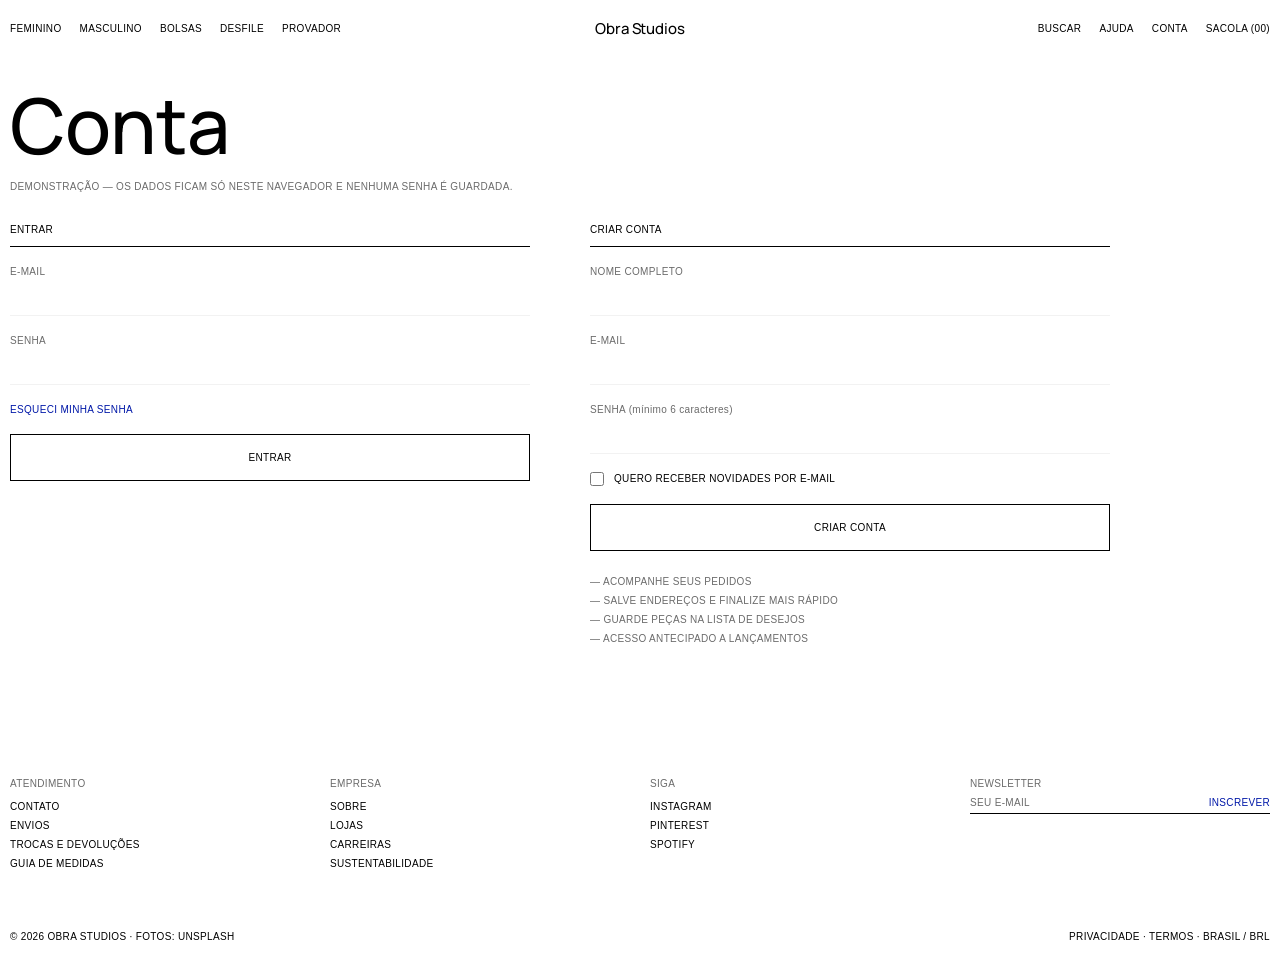
<file: conta.html>
<!DOCTYPE html>
<html lang="pt-BR">
<head>
  <meta charset="UTF-8">
  <meta name="viewport" content="width=device-width, initial-scale=1">
  <meta name="robots" content="noindex, nofollow">
  <title>Conta — Obra Studios</title>
  <link rel="preconnect" href="https://fonts.googleapis.com">
  <link rel="preconnect" href="https://fonts.gstatic.com" crossorigin>
  <link href="https://fonts.googleapis.com/css2?family=Inter:wght@400;500&family=Manrope:wght@500&display=swap" rel="stylesheet">
  <link rel="stylesheet" href="styles.css?v=202609242142">
</head>
<body data-page="conta">

  <div id="site-header"></div>

  <!-- Visitante: entrar ou criar conta -->
  <main class="acc-guest" id="guestView" hidden>
    <h1 class="acc__title">Conta</h1>
    <p class="label muted acc__demo">Demonstração — os dados ficam só neste navegador e nenhuma senha é guardada.</p>

    <div class="acc-guest__cols">
      <form class="acc-form" id="loginForm" novalidate>
        <h2 class="label co__title">Entrar</h2>
        <div class="field">
          <label class="label muted" for="loginEmail">E-mail</label>
          <input id="loginEmail" type="email" autocomplete="email" required>
          <span class="field__error label"></span>
        </div>
        <div class="field">
          <label class="label muted" for="loginPass">Senha</label>
          <input id="loginPass" type="password" autocomplete="current-password" required minlength="6">
          <span class="field__error label"></span>
        </div>
        <a href="#" class="label link" id="forgot">Esqueci minha senha</a>
        <p class="label muted" id="forgotMsg" hidden>Se houver uma conta com esse e-mail, você vai receber um link para criar uma nova senha.</p>
        <button type="submit" class="label btn">Entrar</button>
      </form>

      <form class="acc-form" id="signupForm" novalidate>
        <h2 class="label co__title">Criar conta</h2>
        <div class="field">
          <label class="label muted" for="signName">Nome completo</label>
          <input id="signName" autocomplete="name" required>
          <span class="field__error label"></span>
        </div>
        <div class="field">
          <label class="label muted" for="signEmail">E-mail</label>
          <input id="signEmail" type="email" autocomplete="email" required>
          <span class="field__error label"></span>
        </div>
        <div class="field">
          <label class="label muted" for="signPass">Senha <span class="opt">(mínimo 6 caracteres)</span></label>
          <input id="signPass" type="password" autocomplete="new-password" required minlength="6">
          <span class="field__error label"></span>
        </div>
        <label class="check label"><input type="checkbox" id="signNews"> Quero receber novidades por e-mail</label>
        <button type="submit" class="label btn">Criar conta</button>
        <ul class="acc-perks">
          <li class="label muted">Acompanhe seus pedidos</li>
          <li class="label muted">Salve endereços e finalize mais rápido</li>
          <li class="label muted">Guarde peças na lista de desejos</li>
          <li class="label muted">Acesso antecipado a lançamentos</li>
        </ul>
      </form>
    </div>
  </main>

  <!-- Conta aberta -->
  <main class="acc" id="accountView" hidden>
    <h1 class="acc__title" id="hello"></h1>
    <div class="acc__layout">
      <nav class="acc__nav" aria-label="Minha conta">
        <a href="#visao-geral" class="label" data-tab="visao-geral">Visão geral</a>
        <a href="#pedidos" class="label" data-tab="pedidos">Pedidos</a>
        <a href="#desejos" class="label" data-tab="desejos">Lista de desejos</a>
        <a href="#enderecos" class="label" data-tab="enderecos">Endereços</a>
        <a href="#dados" class="label" data-tab="dados">Dados pessoais</a>
        <button class="label muted" id="logout">Sair</button>
      </nav>
      <section class="acc__panel" id="panel" aria-live="polite"></section>
    </div>
  </main>

  <div id="site-footer"></div>

  <script src="data.js?v=202609242142"></script>
  <script src="shared.js?v=202609242142"></script>
  <script src="conta.js?v=202609242142"></script>
</body>
</html>
</file>
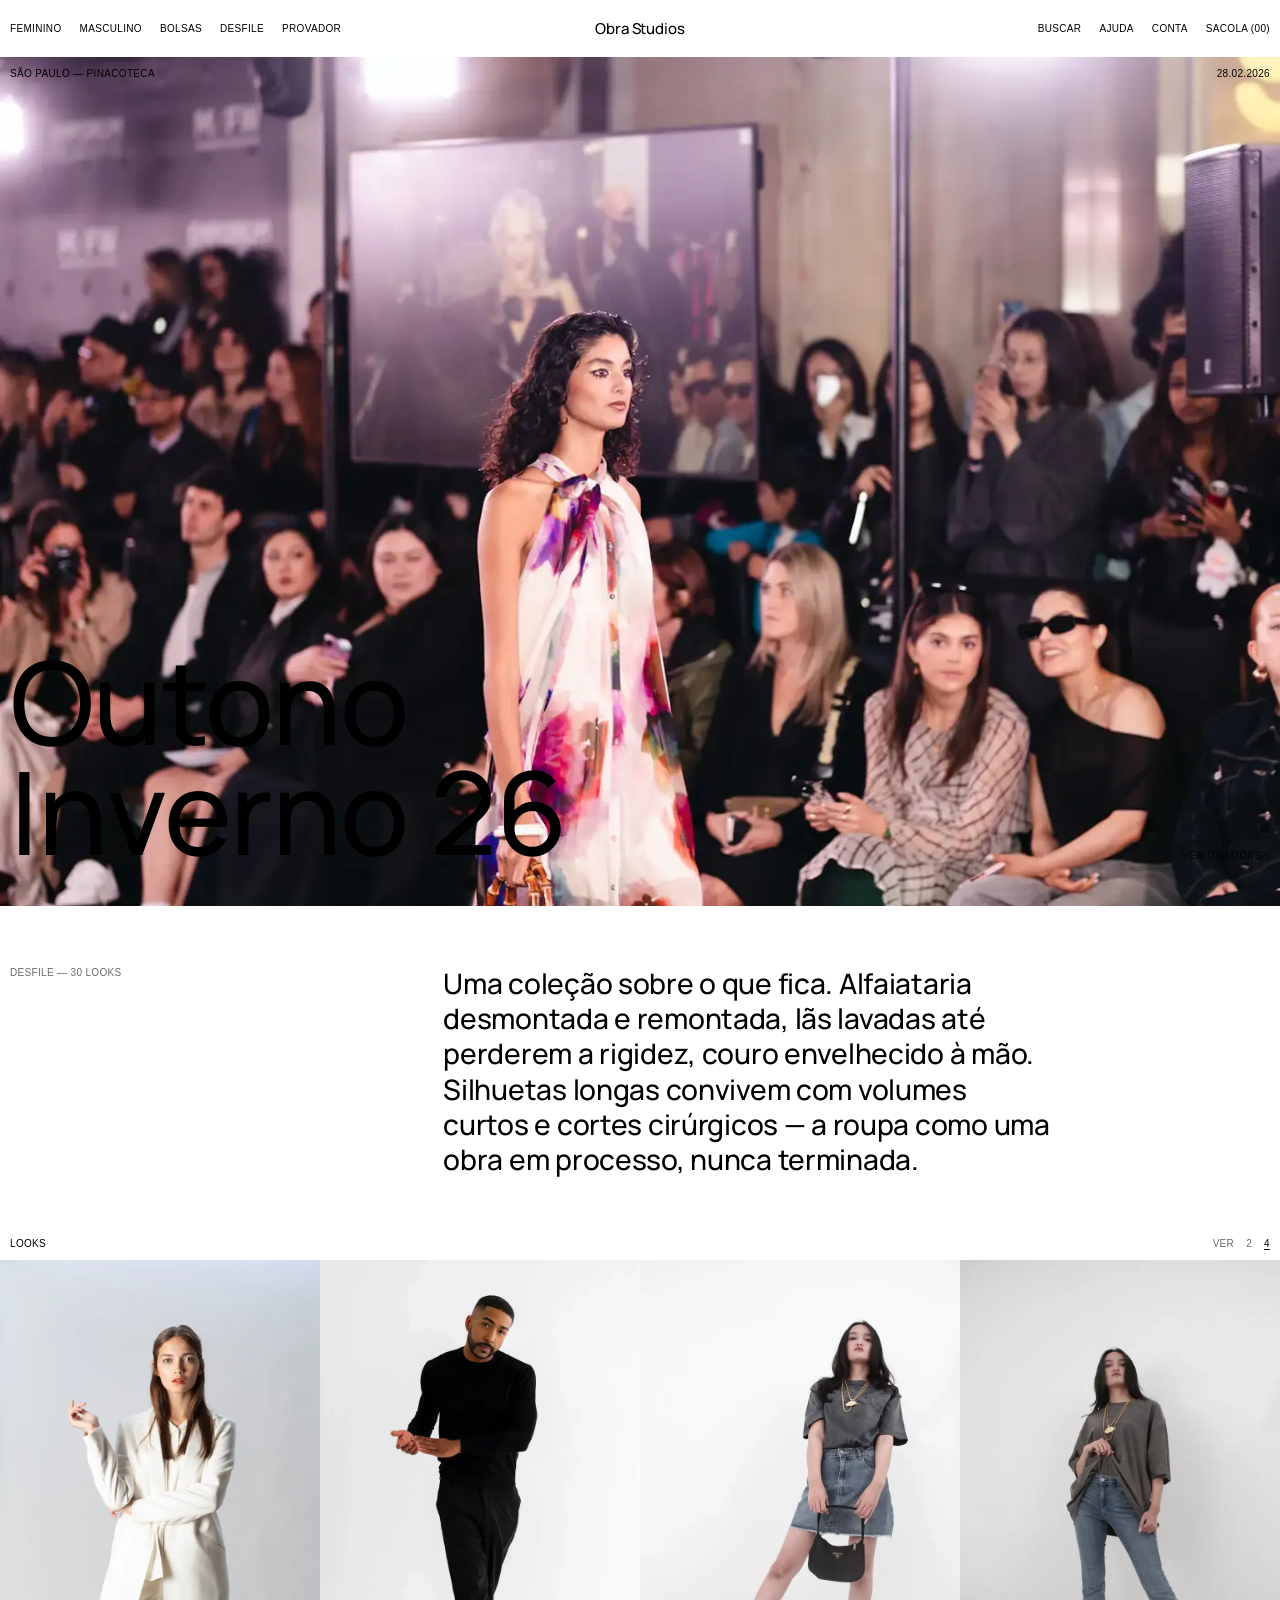
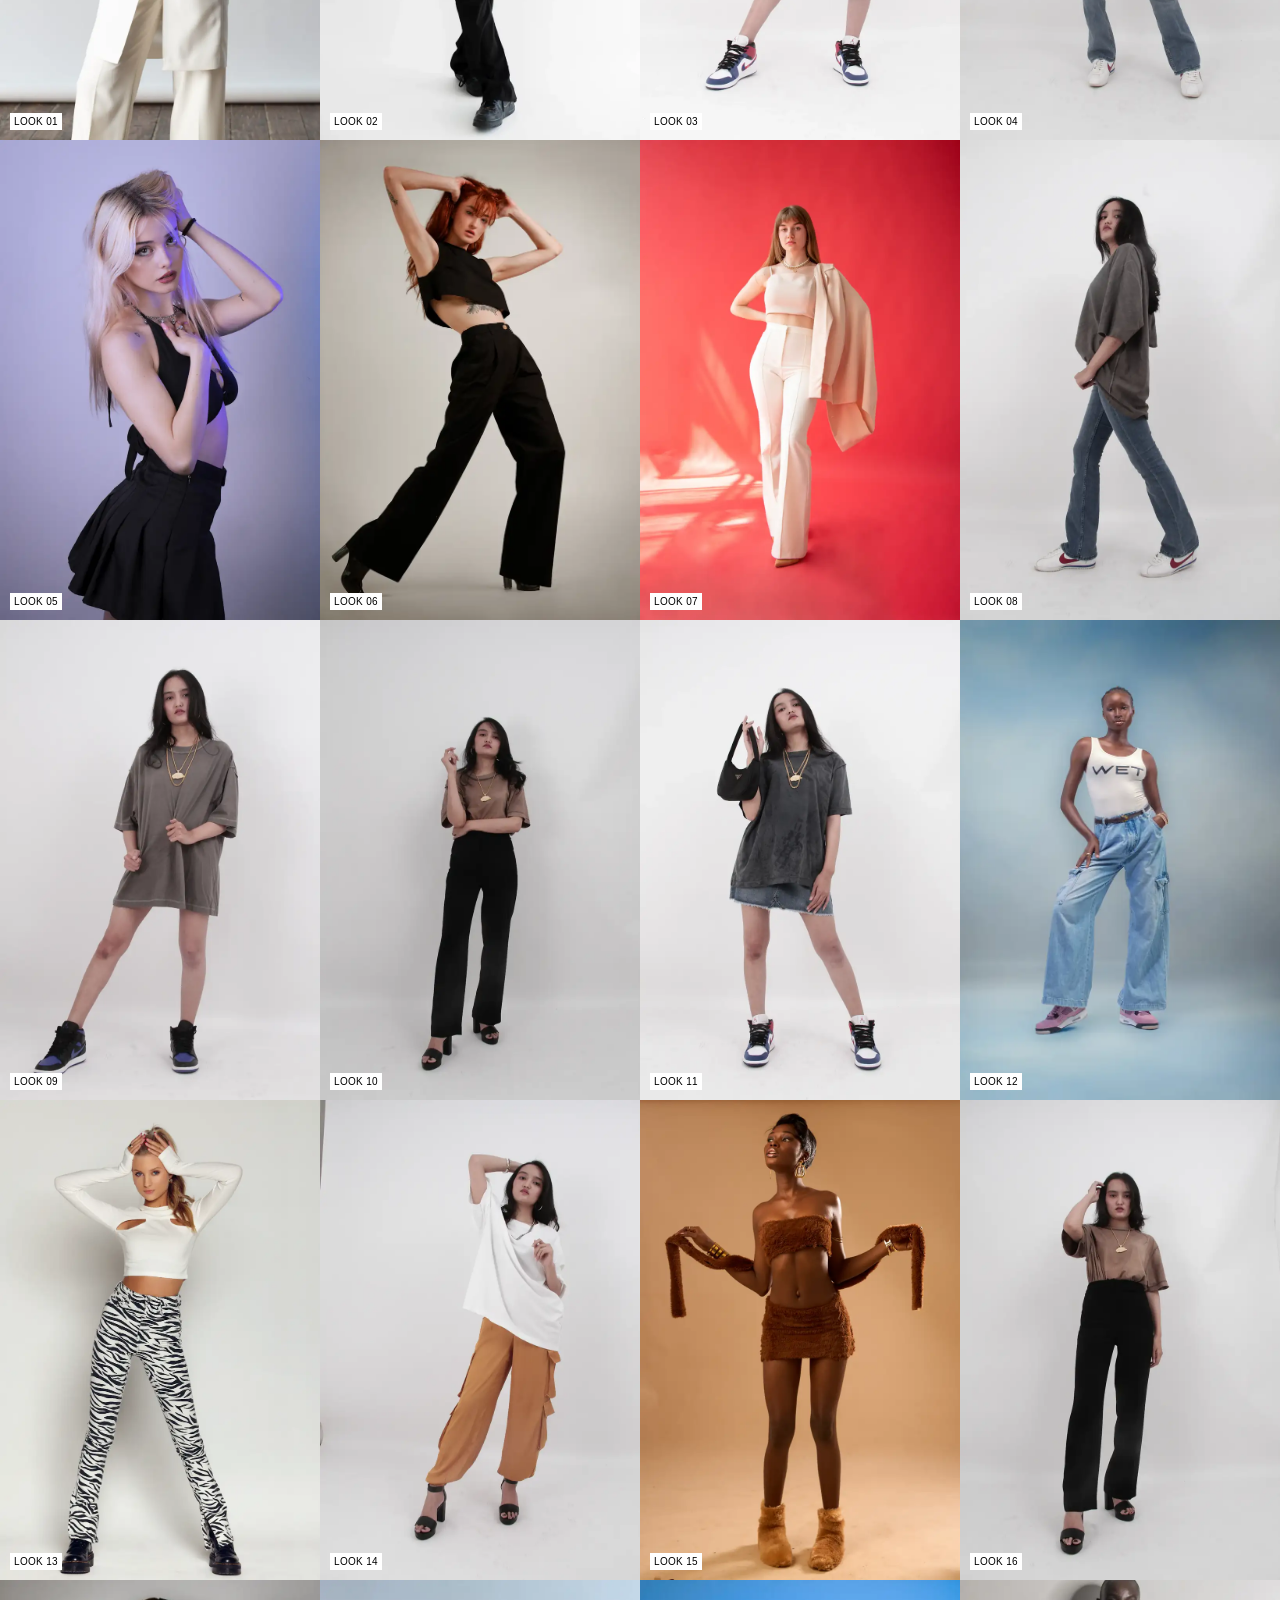
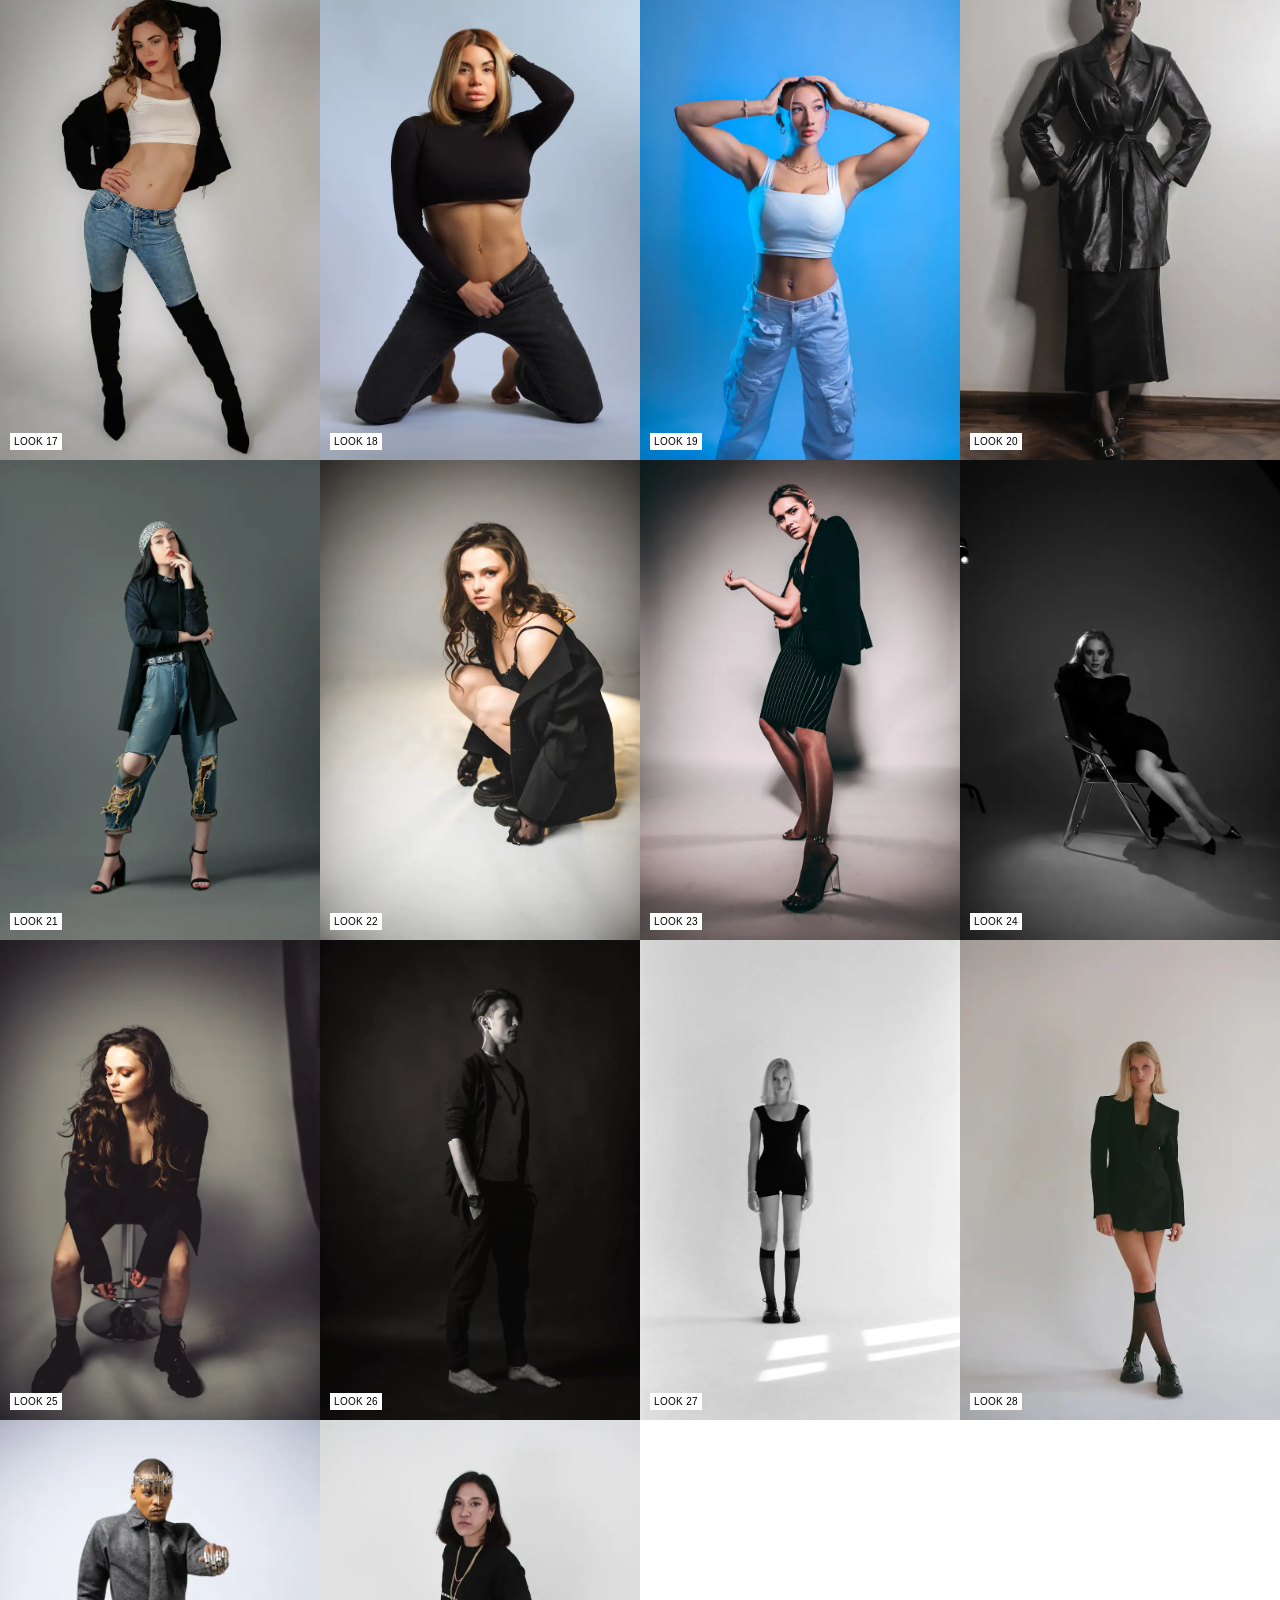
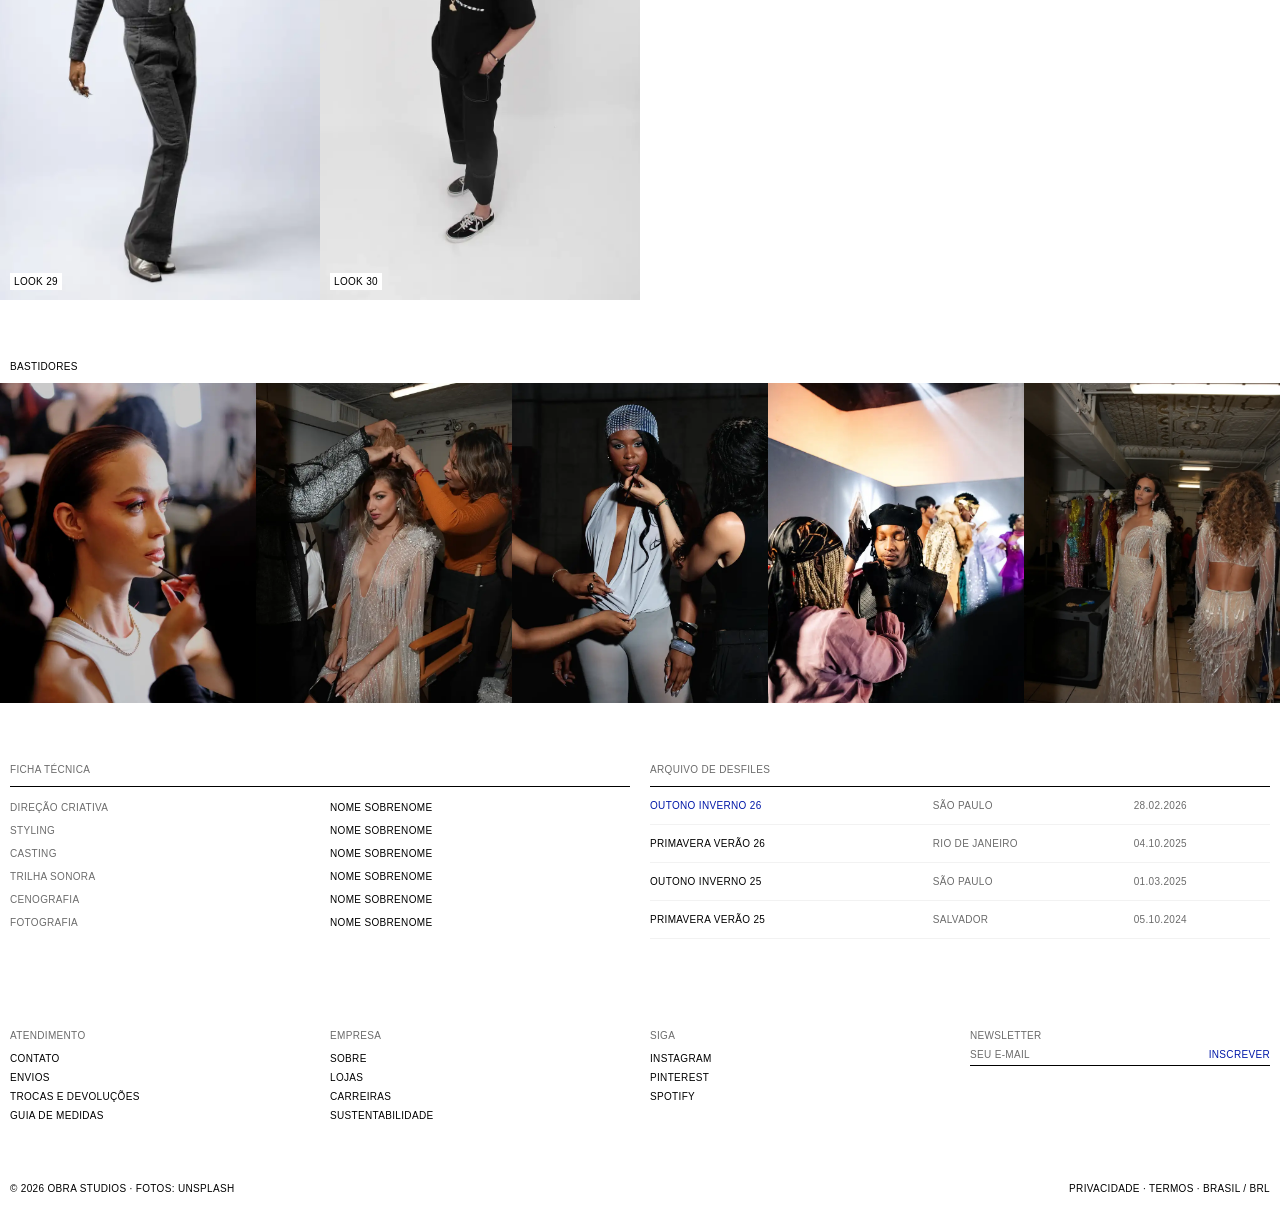
<file: desfile.html>
<!DOCTYPE html>
<html lang="pt-BR">
<head>
  <meta charset="UTF-8">
  <meta name="viewport" content="width=device-width, initial-scale=1">
  <meta name="robots" content="noindex, nofollow">
  <title>Desfile — Obra Studios</title>
  <link rel="preconnect" href="https://fonts.googleapis.com">
  <link rel="preconnect" href="https://fonts.gstatic.com" crossorigin>
  <link href="https://fonts.googleapis.com/css2?family=Inter:wght@400;500&family=Manrope:wght@500&display=swap" rel="stylesheet">
  <link rel="stylesheet" href="styles.css?v=202609242142">
</head>
<body data-page="desfile">

  <div id="site-header"></div>

  <main>
    <!-- Capa -->
    <section class="rw-hero">
      <img id="heroImg" alt="">
      <div class="rw-hero__meta">
        <span class="label" id="heroPlace"></span>
        <span class="label" id="heroDate"></span>
      </div>
      <h1 class="rw-hero__title" id="heroTitle"></h1>
      <a href="#looks" class="label rw-hero__cta">Ver os looks ↓</a>
    </section>

    <!-- Texto da coleção -->
    <section class="rw-intro">
      <p class="label muted" id="introLabel"></p>
      <p class="rw-intro__text" id="introText"></p>
    </section>

    <!-- Looks -->
    <section class="section" id="looks" aria-labelledby="looksTitle">
      <div class="section__head">
        <h2 class="label" id="looksTitle">Looks</h2>
        <div class="plp__tools">
          <span class="label muted hide-sm">Ver</span>
          <button class="label view-btn" data-cols="2" aria-pressed="false">2</button>
          <button class="label view-btn is-active" data-cols="4" aria-pressed="true">4</button>
        </div>
      </div>
      <div class="rw-grid" id="lookGrid"></div>
    </section>

    <!-- Bastidores -->
    <section class="section" aria-labelledby="bsTitle">
      <div class="section__head">
        <h2 class="label" id="bsTitle">Bastidores</h2>
      </div>
      <div class="tiles" id="backstage"></div>
    </section>

    <!-- Ficha técnica e arquivo -->
    <section class="section rw-info">
      <div>
        <h2 class="label muted">Ficha técnica</h2>
        <dl class="rw-credits">
          <dt class="label muted">Direção criativa</dt><dd class="label">Nome Sobrenome</dd>
          <dt class="label muted">Styling</dt><dd class="label">Nome Sobrenome</dd>
          <dt class="label muted">Casting</dt><dd class="label">Nome Sobrenome</dd>
          <dt class="label muted">Trilha sonora</dt><dd class="label">Nome Sobrenome</dd>
          <dt class="label muted">Cenografia</dt><dd class="label">Nome Sobrenome</dd>
          <dt class="label muted">Fotografia</dt><dd class="label">Nome Sobrenome</dd>
        </dl>
      </div>
      <div>
        <h2 class="label muted">Arquivo de desfiles</h2>
        <ul class="rw-archive" id="archive"></ul>
      </div>
    </section>
  </main>

  <!-- Visualização em tela cheia -->
  <dialog class="lightbox" id="lightbox" aria-label="Look em tela cheia">
    <div class="lightbox__bar">
      <span class="label" id="lbCount"></span>
      <button class="label" id="lbClose">Fechar</button>
    </div>
    <div class="lightbox__stage">
      <button class="lightbox__nav lightbox__nav--prev label" id="lbPrev" aria-label="Look anterior">←</button>
      <img id="lbImg" alt="">
      <button class="lightbox__nav lightbox__nav--next label" id="lbNext" aria-label="Próximo look">→</button>
    </div>
    <div class="lightbox__shop">
      <p class="label muted">Comprar o look</p>
      <ul id="lbProducts"></ul>
    </div>
  </dialog>

  <div id="site-footer"></div>

  <script src="data.js?v=202609242142"></script>
  <script src="shared.js?v=202609242142"></script>
  <script src="desfile.js?v=202609242142"></script>
</body>
</html>
</file>
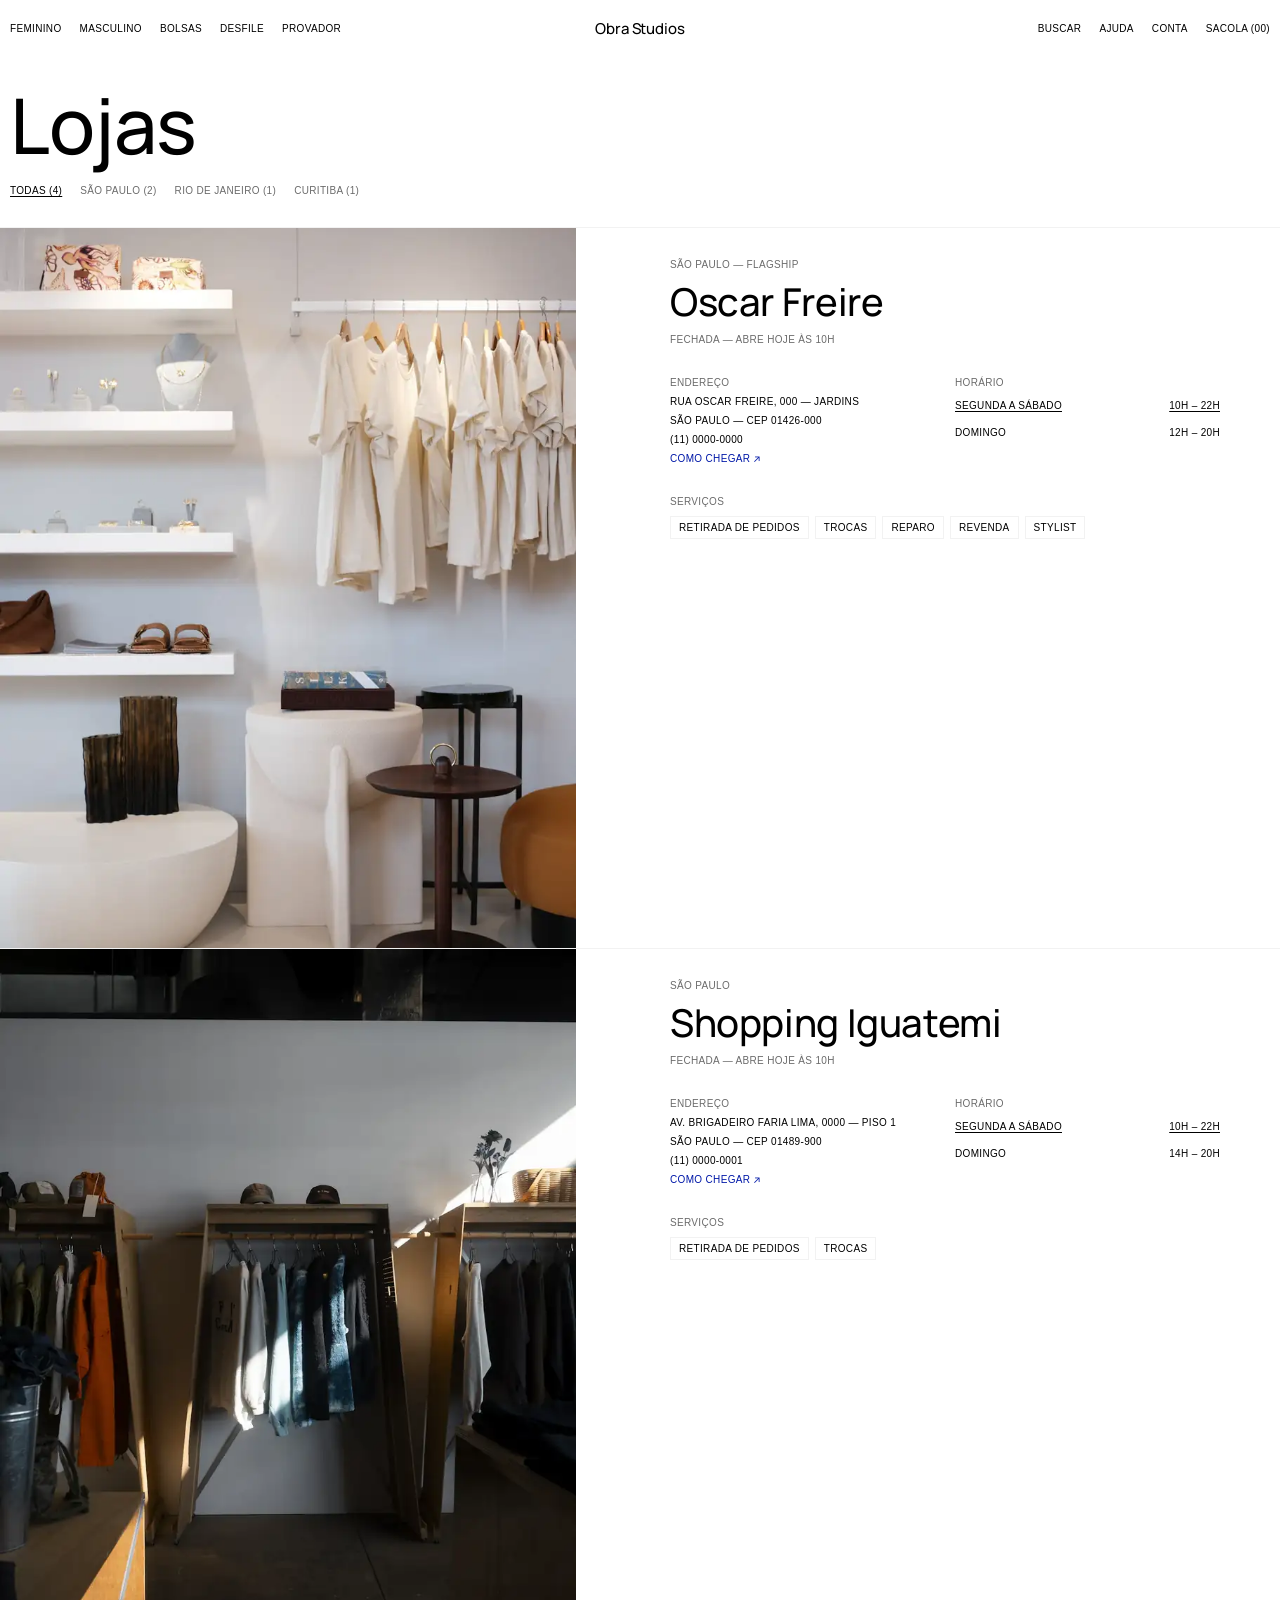
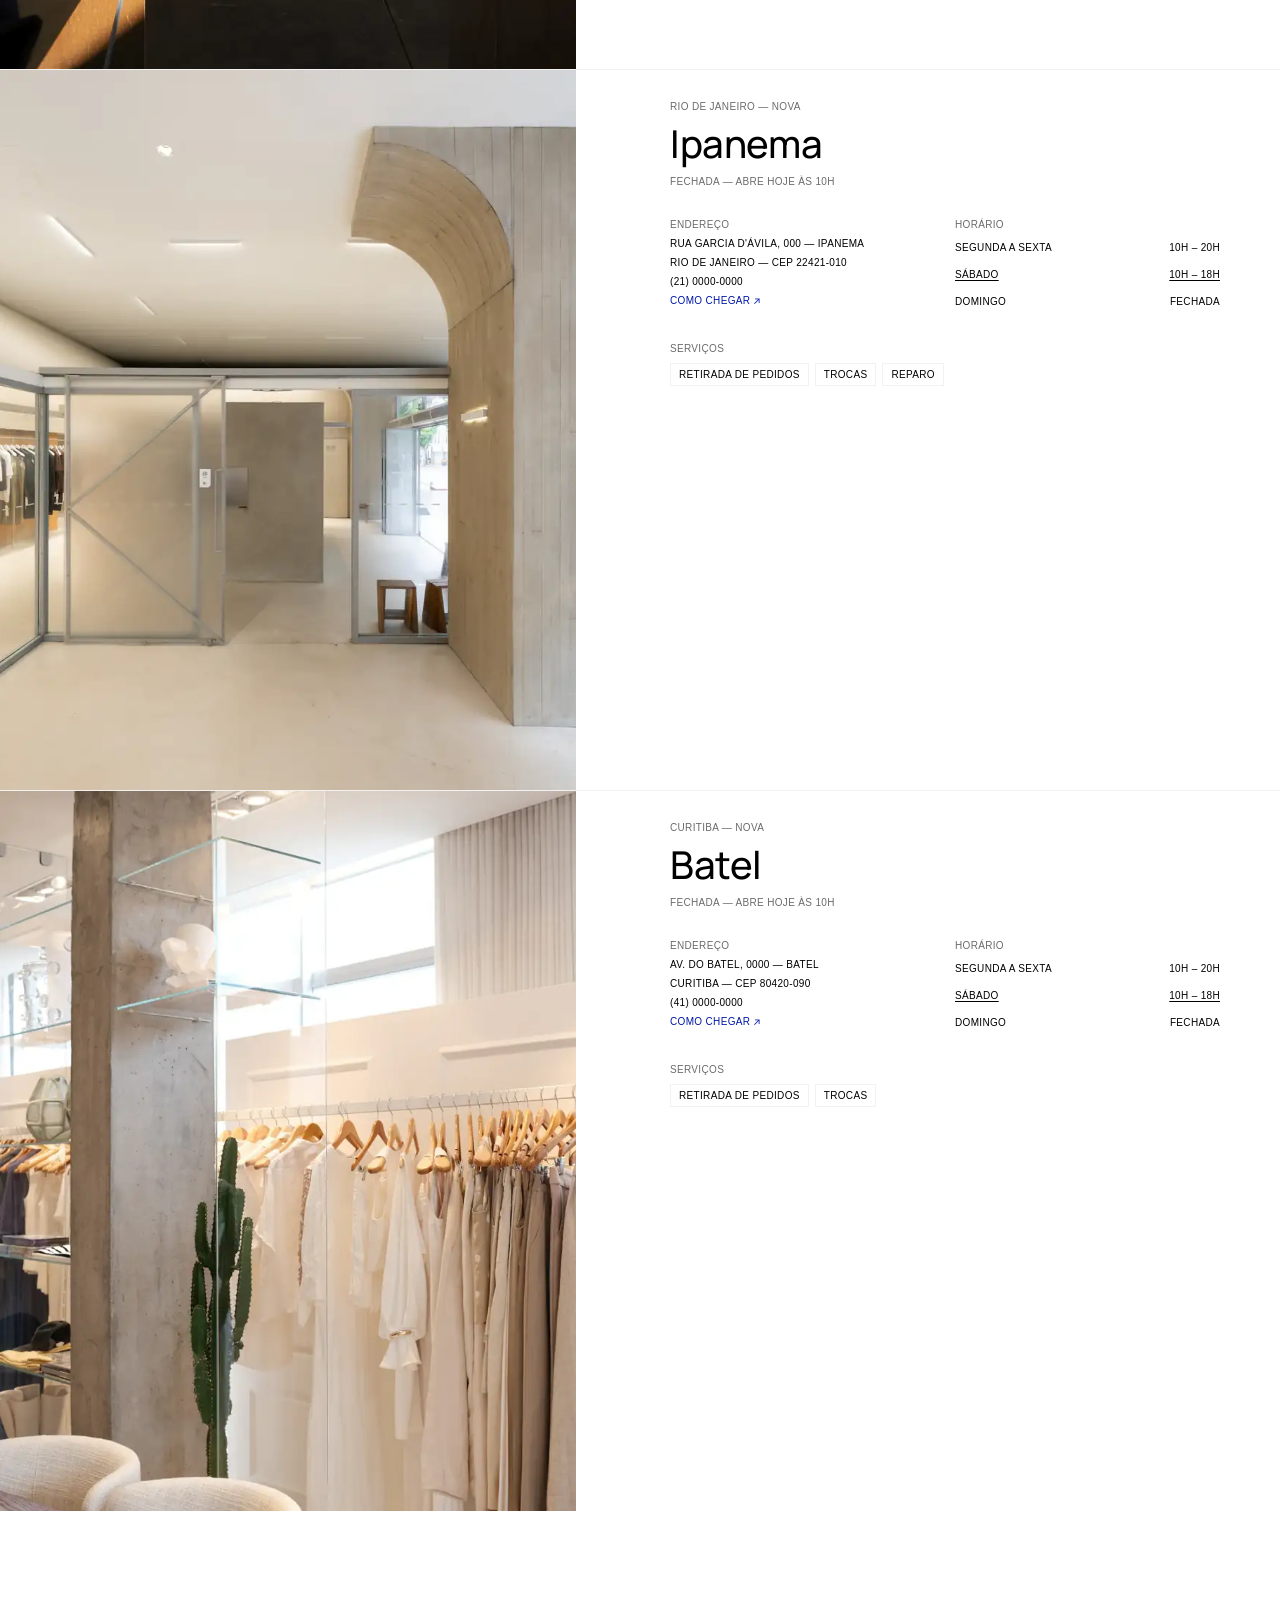
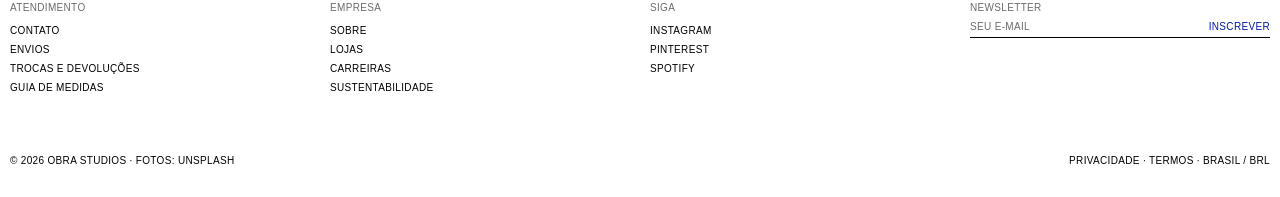
<file: lojas.html>
<!DOCTYPE html>
<html lang="pt-BR">
<head>
  <meta charset="UTF-8">
  <meta name="viewport" content="width=device-width, initial-scale=1">
  <meta name="robots" content="noindex, nofollow">
  <title>Lojas — Obra Studios</title>
  <link rel="preconnect" href="https://fonts.googleapis.com">
  <link rel="preconnect" href="https://fonts.gstatic.com" crossorigin>
  <link href="https://fonts.googleapis.com/css2?family=Inter:wght@400;500&family=Manrope:wght@500&display=swap" rel="stylesheet">
  <link rel="stylesheet" href="styles.css?v=202609242142">
</head>
<body data-page="lojas">

  <div id="site-header"></div>

  <main>
    <div class="page-head">
      <h1 class="acc__title">Lojas</h1>
      <div class="plp__types" id="cityFilter"></div>
    </div>
    <div class="stores" id="stores"></div>
  </main>

  <div id="site-footer"></div>

  <script src="data.js?v=202609242142"></script>
  <script src="shared.js?v=202609242142"></script>
  <script src="lojas.js?v=202609242142"></script>
</body>
</html>
</file>
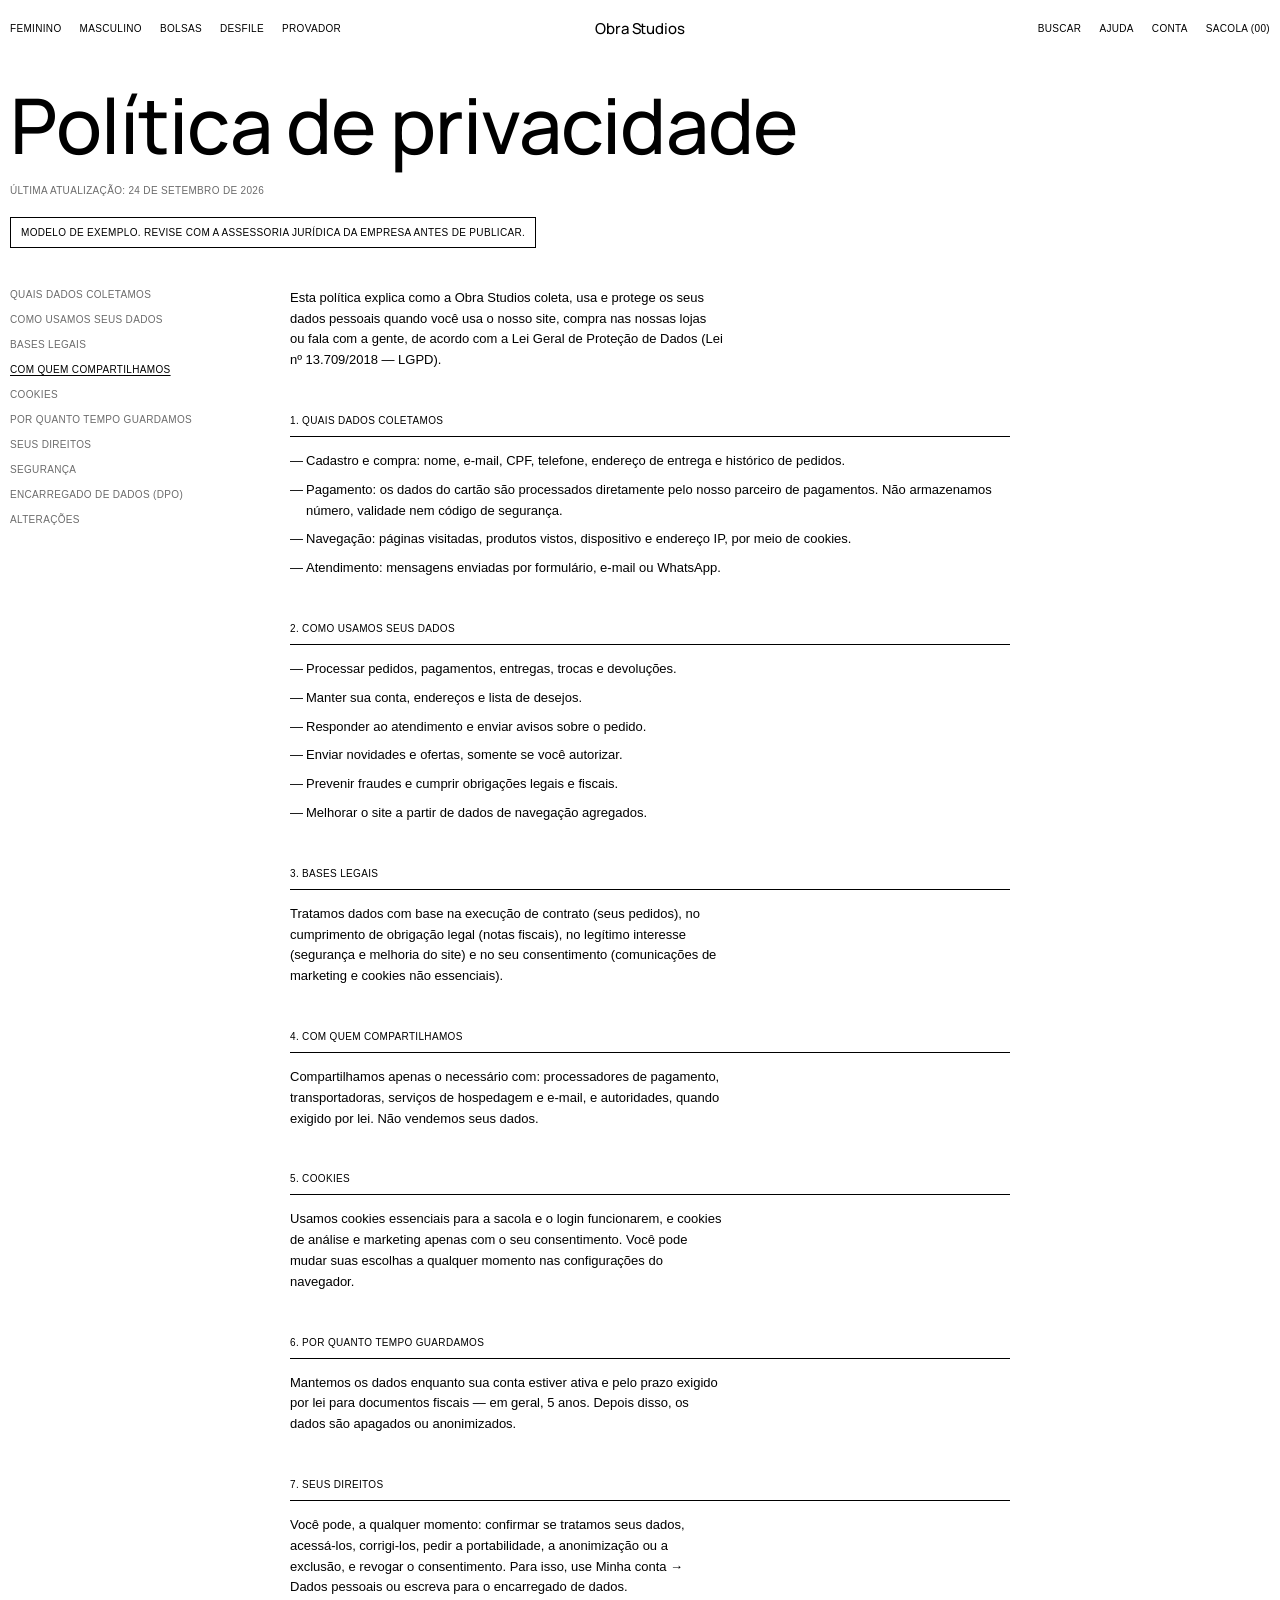
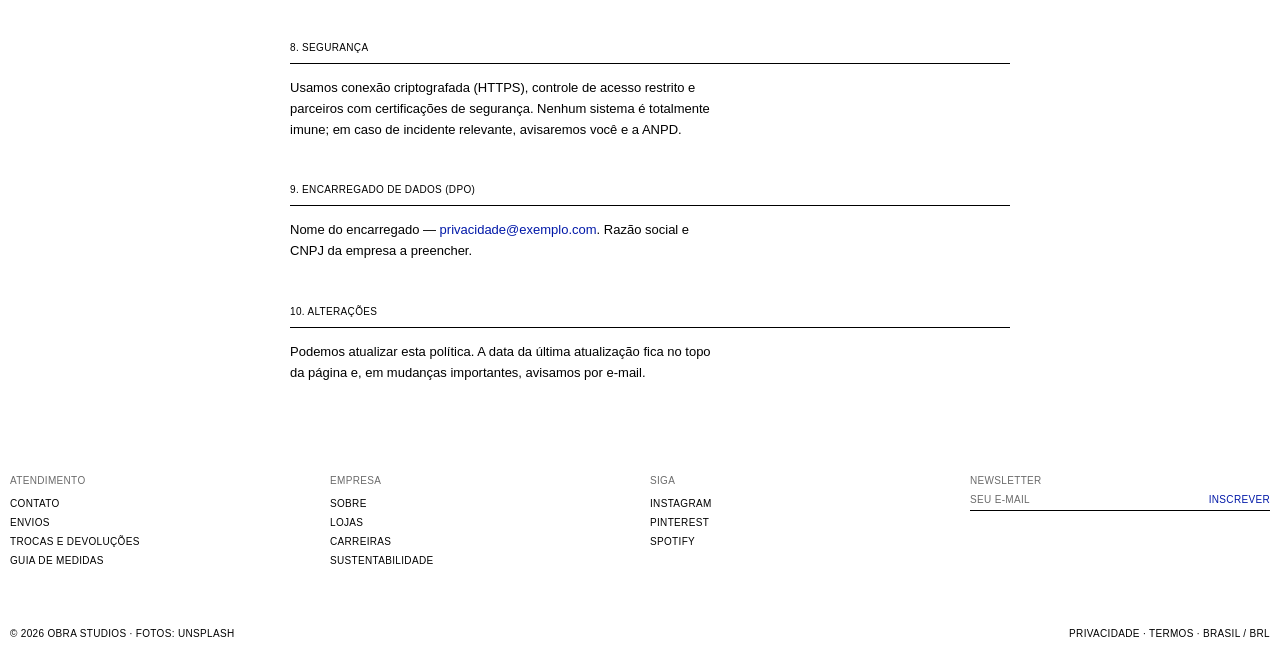
<file: privacidade.html>
<!DOCTYPE html>
<html lang="pt-BR">
<head>
  <meta charset="UTF-8">
  <meta name="viewport" content="width=device-width, initial-scale=1">
  <meta name="robots" content="noindex, nofollow">
  <title>Política de privacidade — Obra Studios</title>
  <link rel="preconnect" href="https://fonts.googleapis.com">
  <link rel="preconnect" href="https://fonts.gstatic.com" crossorigin>
  <link href="https://fonts.googleapis.com/css2?family=Inter:wght@400;500&family=Manrope:wght@500&display=swap" rel="stylesheet">
  <link rel="stylesheet" href="styles.css?v=202609242142">
</head>
<body data-page="privacidade">

  <div id="site-header"></div>

  <main class="legal">
    <div class="page-head page-head--flush">
      <h1 class="acc__title">Política de privacidade</h1>
      <p class="label muted">Última atualização: 24 de setembro de 2026</p>
    </div>
    <p class="label legal__notice">Modelo de exemplo. Revise com a assessoria jurídica da empresa antes de publicar.</p>

    <div class="help__layout">
      <nav class="acc__nav legal__toc" aria-label="Nesta página" id="toc"></nav>

      <article class="legal__body" id="legalBody">
        <p class="prose">Esta política explica como a Obra Studios coleta, usa e protege os seus dados pessoais quando você usa o nosso site, compra nas nossas lojas ou fala com a gente, de acordo com a Lei Geral de Proteção de Dados (Lei nº 13.709/2018 — LGPD).</p>

        <h2 id="dados-coletados">1. Quais dados coletamos</h2>
        <ul>
          <li><strong>Cadastro e compra:</strong> nome, e-mail, CPF, telefone, endereço de entrega e histórico de pedidos.</li>
          <li><strong>Pagamento:</strong> os dados do cartão são processados diretamente pelo nosso parceiro de pagamentos. Não armazenamos número, validade nem código de segurança.</li>
          <li><strong>Navegação:</strong> páginas visitadas, produtos vistos, dispositivo e endereço IP, por meio de cookies.</li>
          <li><strong>Atendimento:</strong> mensagens enviadas por formulário, e-mail ou WhatsApp.</li>
        </ul>

        <h2 id="uso">2. Como usamos seus dados</h2>
        <ul>
          <li>Processar pedidos, pagamentos, entregas, trocas e devoluções.</li>
          <li>Manter sua conta, endereços e lista de desejos.</li>
          <li>Responder ao atendimento e enviar avisos sobre o pedido.</li>
          <li>Enviar novidades e ofertas, somente se você autorizar.</li>
          <li>Prevenir fraudes e cumprir obrigações legais e fiscais.</li>
          <li>Melhorar o site a partir de dados de navegação agregados.</li>
        </ul>

        <h2 id="bases-legais">3. Bases legais</h2>
        <p class="prose">Tratamos dados com base na execução de contrato (seus pedidos), no cumprimento de obrigação legal (notas fiscais), no legítimo interesse (segurança e melhoria do site) e no seu consentimento (comunicações de marketing e cookies não essenciais).</p>

        <h2 id="compartilhamento">4. Com quem compartilhamos</h2>
        <p class="prose">Compartilhamos apenas o necessário com: processadores de pagamento, transportadoras, serviços de hospedagem e e-mail, e autoridades, quando exigido por lei. Não vendemos seus dados.</p>

        <h2 id="cookies">5. Cookies</h2>
        <p class="prose">Usamos cookies essenciais para a sacola e o login funcionarem, e cookies de análise e marketing apenas com o seu consentimento. Você pode mudar suas escolhas a qualquer momento nas configurações do navegador.</p>

        <h2 id="retencao">6. Por quanto tempo guardamos</h2>
        <p class="prose">Mantemos os dados enquanto sua conta estiver ativa e pelo prazo exigido por lei para documentos fiscais — em geral, 5 anos. Depois disso, os dados são apagados ou anonimizados.</p>

        <h2 id="direitos">7. Seus direitos</h2>
        <p class="prose">Você pode, a qualquer momento: confirmar se tratamos seus dados, acessá-los, corrigi-los, pedir a portabilidade, a anonimização ou a exclusão, e revogar o consentimento. Para isso, use Minha conta → Dados pessoais ou escreva para o encarregado de dados.</p>

        <h2 id="seguranca">8. Segurança</h2>
        <p class="prose">Usamos conexão criptografada (HTTPS), controle de acesso restrito e parceiros com certificações de segurança. Nenhum sistema é totalmente imune; em caso de incidente relevante, avisaremos você e a ANPD.</p>

        <h2 id="contato-dpo">9. Encarregado de dados (DPO)</h2>
        <p class="prose">Nome do encarregado — <a href="mailto:privacidade@exemplo.com" class="link">privacidade@exemplo.com</a>. Razão social e CNPJ da empresa a preencher.</p>

        <h2 id="alteracoes">10. Alterações</h2>
        <p class="prose">Podemos atualizar esta política. A data da última atualização fica no topo da página e, em mudanças importantes, avisamos por e-mail.</p>
      </article>
    </div>
  </main>

  <div id="site-footer"></div>

  <script src="data.js?v=202609242142"></script>
  <script src="shared.js?v=202609242142"></script>
  <script src="legal.js?v=202609242142"></script>
</body>
</html>
</file>
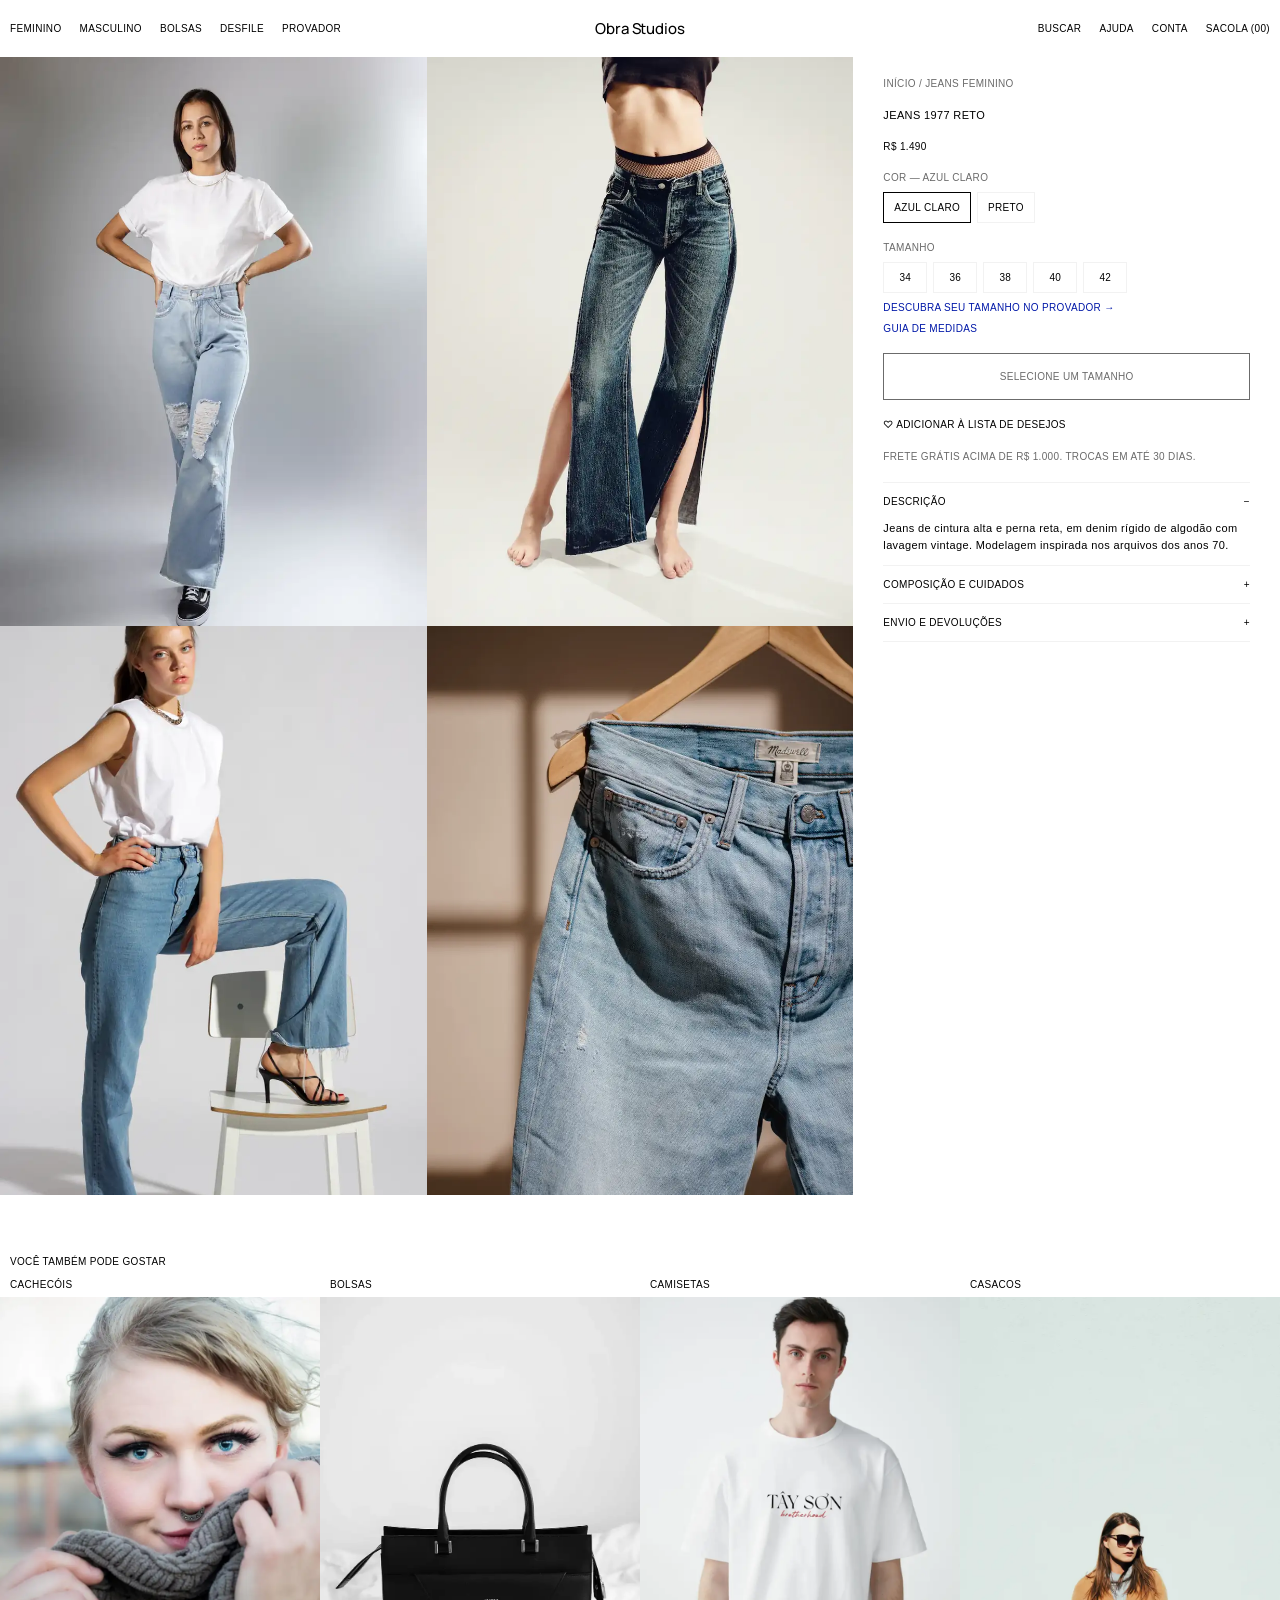
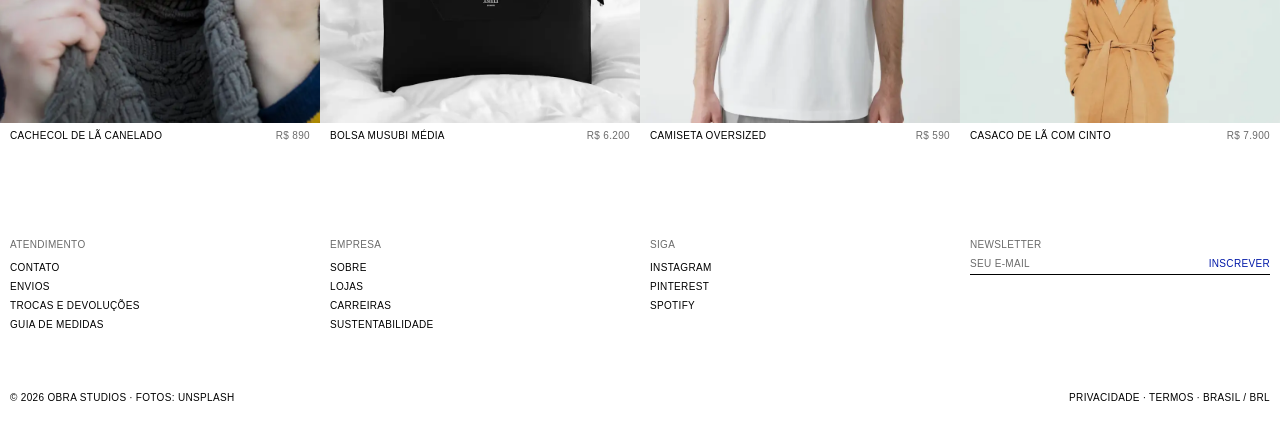
<file: produto.html>
<!DOCTYPE html>
<html lang="pt-BR">
<head>
  <meta charset="UTF-8">
  <meta name="viewport" content="width=device-width, initial-scale=1">
  <meta name="robots" content="noindex, nofollow">
  <title>Produto — Obra Studios</title>
  <link rel="preconnect" href="https://fonts.googleapis.com">
  <link rel="preconnect" href="https://fonts.gstatic.com" crossorigin>
  <link href="https://fonts.googleapis.com/css2?family=Inter:wght@400;500&family=Manrope:wght@500&display=swap" rel="stylesheet">
  <link rel="stylesheet" href="styles.css?v=202609242142">
</head>
<body data-page="produto">

  <div id="site-header"></div>

  <main>
    <div class="pdp" id="pdp">
      <div class="pdp__gallery" id="gallery"></div>

      <aside class="pdp__info">
        <nav class="label muted pdp__crumbs" id="crumbs" aria-label="Caminho"></nav>
        <h1 class="label pdp__name" id="name"></h1>
        <p class="label" id="price"></p>

        <fieldset class="pdp__field">
          <legend class="label muted">Cor — <span id="colorName"></span></legend>
          <div class="options" id="colors"></div>
        </fieldset>

        <fieldset class="pdp__field">
          <legend class="label muted">Tamanho</legend>
          <div class="options" id="sizes"></div>
          <p class="label pdp__fit" id="fitNote"></p>
          <a href="ajuda.html#medidas" class="label link pdp__guide">Guia de medidas</a>
        </fieldset>

        <button class="label btn" id="addBtn">Selecione um tamanho</button>
        <button class="label pdp__wish" id="wishBtn" aria-pressed="false"></button>
        <p class="label muted pdp__note">Frete grátis acima de R$ 1.000. Trocas em até 30 dias.</p>

        <div class="accordion">
          <details open>
            <summary class="label">Descrição</summary>
            <p class="label pdp__text" id="desc"></p>
          </details>
          <details>
            <summary class="label">Composição e cuidados</summary>
            <p class="label pdp__text" id="comp"></p>
          </details>
          <details>
            <summary class="label">Envio e devoluções</summary>
            <p class="label pdp__text">Entrega em 3 a 7 dias úteis para todo o Brasil. Devolução gratuita em até 30 dias, com as etiquetas originais.</p>
          </details>
        </div>
      </aside>
    </div>

    <section class="section" aria-labelledby="relTitle">
      <div class="section__head">
        <h2 class="label" id="relTitle">Você também pode gostar</h2>
      </div>
      <div class="grid" id="related"></div>
    </section>
  </main>

  <div id="site-footer"></div>

  <script src="data.js?v=202609242142"></script>
  <script src="shared.js?v=202609242142"></script>
  <script src="produto.js?v=202609242142"></script>
</body>
</html>
</file>
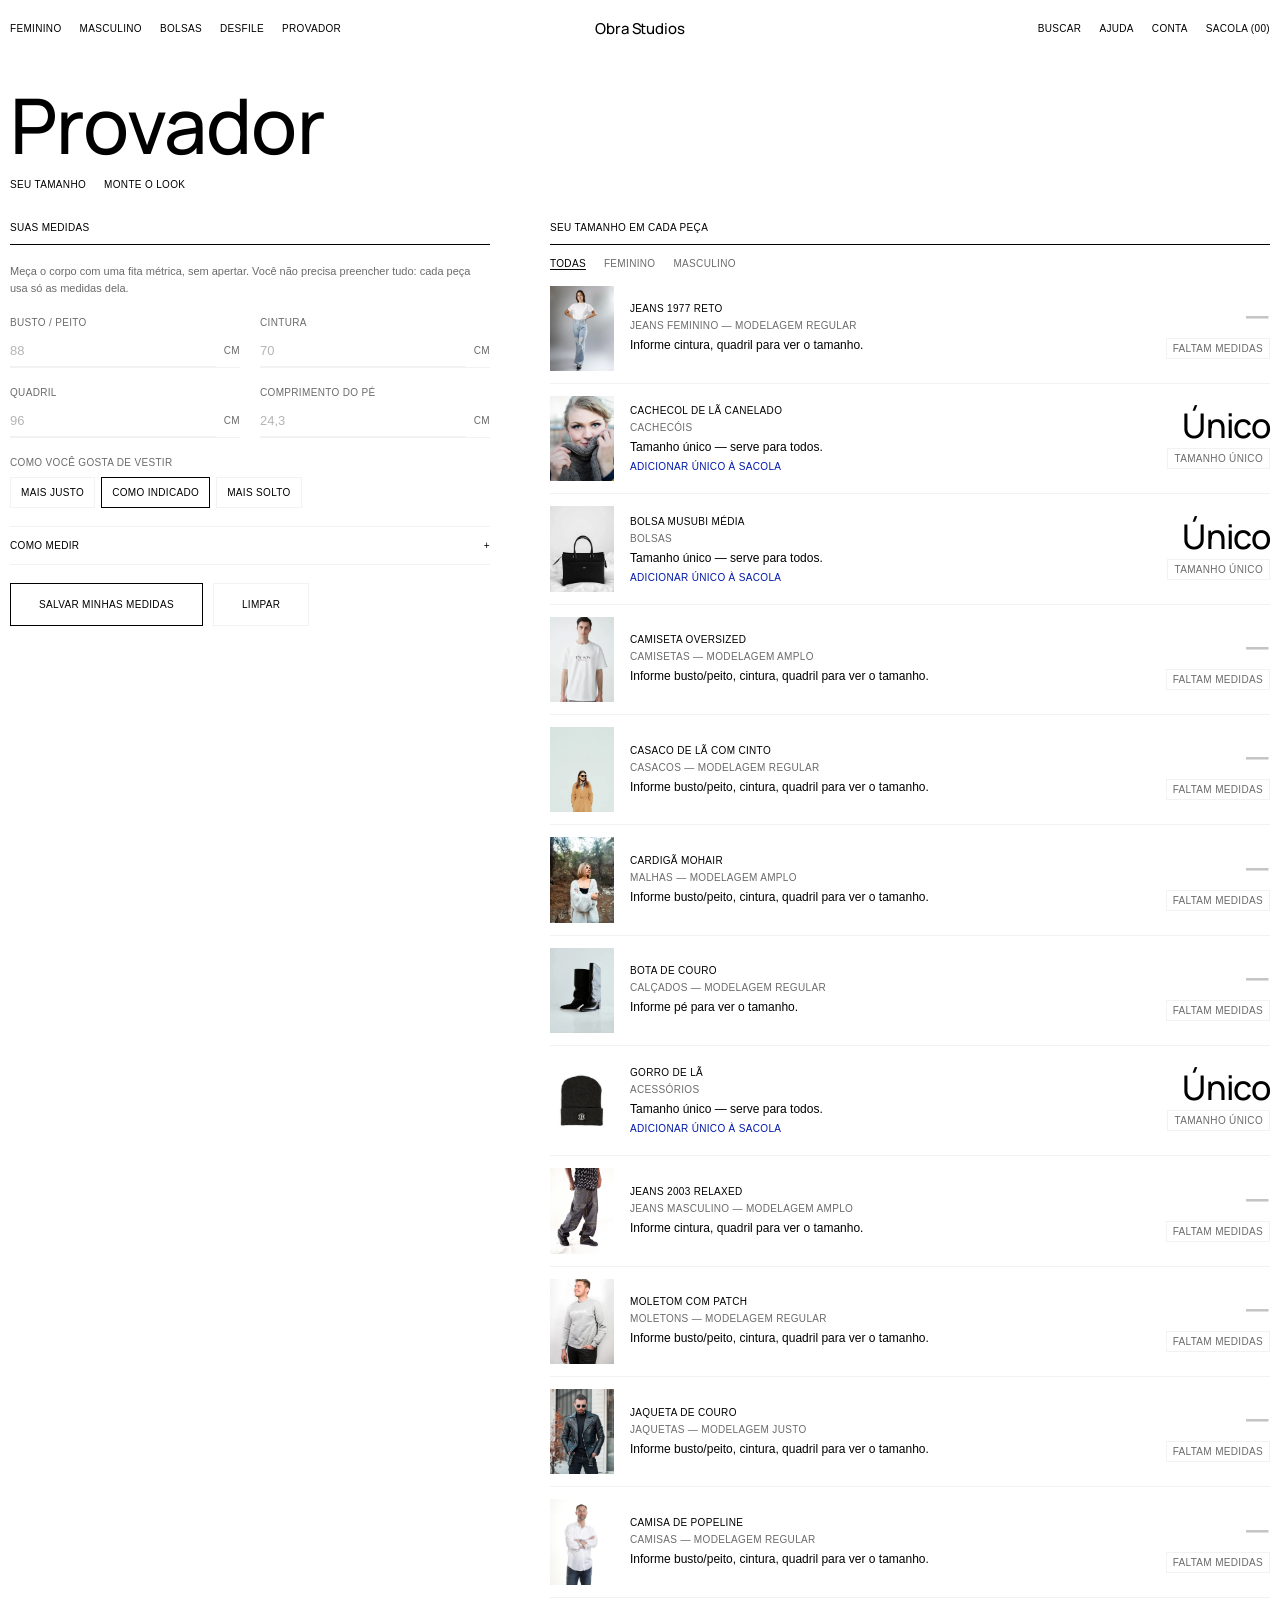
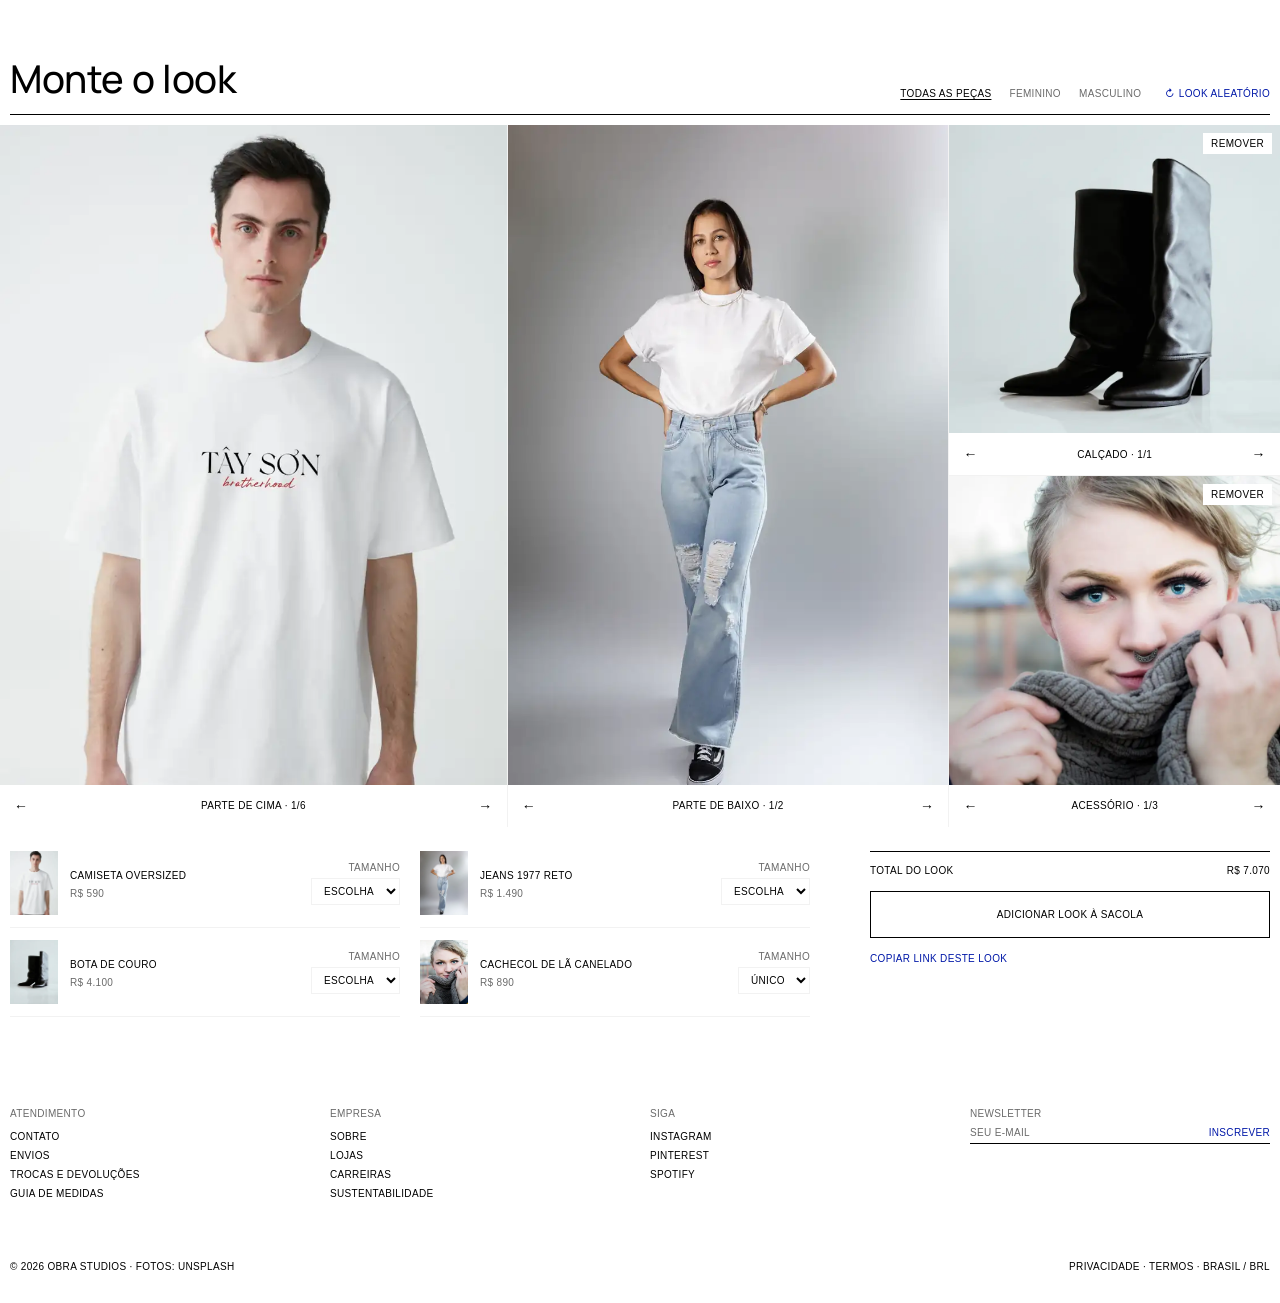
<file: provador.html>
<!DOCTYPE html>
<html lang="pt-BR">
<head>
  <meta charset="UTF-8">
  <meta name="viewport" content="width=device-width, initial-scale=1">
  <meta name="robots" content="noindex, nofollow">
  <title>Provador — Obra Studios</title>
  <link rel="preconnect" href="https://fonts.googleapis.com">
  <link rel="preconnect" href="https://fonts.gstatic.com" crossorigin>
  <link href="https://fonts.googleapis.com/css2?family=Inter:wght@400;500&family=Manrope:wght@500&display=swap" rel="stylesheet">
  <link rel="stylesheet" href="styles.css?v=202609242142">
</head>
<body data-page="provador">

  <div id="site-header"></div>

  <main class="fit">
    <div class="page-head page-head--flush fit__head">
      <h1 class="acc__title">Provador</h1>
      <nav class="plp__types" aria-label="Ferramentas do provador">
        <a href="#tamanho" class="label">Seu tamanho</a>
        <a href="#look" class="label">Monte o look</a>
      </nav>
    </div>

    <!-- 1. Seu tamanho -->
    <section class="fit-size" id="tamanho" aria-labelledby="sizeTitle">
      <form class="fit-size__form" id="bodyForm" novalidate>
        <h2 class="label co__title" id="sizeTitle">Suas medidas</h2>
        <p class="label muted fit__hint">Meça o corpo com uma fita métrica, sem apertar. Você não precisa preencher tudo: cada peça usa só as medidas dela.</p>

        <div class="fit-fields">
          <div class="field">
            <label class="label muted" for="bBusto">Busto / peito</label>
            <div class="unit-input"><input id="bBusto" name="busto" type="number" inputmode="decimal" min="60" max="160" step="0.5" placeholder="88"><span class="label muted">cm</span></div>
          </div>
          <div class="field">
            <label class="label muted" for="bCintura">Cintura</label>
            <div class="unit-input"><input id="bCintura" name="cintura" type="number" inputmode="decimal" min="50" max="150" step="0.5" placeholder="70"><span class="label muted">cm</span></div>
          </div>
          <div class="field">
            <label class="label muted" for="bQuadril">Quadril</label>
            <div class="unit-input"><input id="bQuadril" name="quadril" type="number" inputmode="decimal" min="70" max="170" step="0.5" placeholder="96"><span class="label muted">cm</span></div>
          </div>
          <div class="field">
            <label class="label muted" for="bPe">Comprimento do pé</label>
            <div class="unit-input"><input id="bPe" name="pe" type="number" inputmode="decimal" min="20" max="32" step="0.1" placeholder="24,3"><span class="label muted">cm</span></div>
          </div>
        </div>

        <fieldset class="pdp__field">
          <legend class="label muted">Como você gosta de vestir</legend>
          <div class="options" id="prefOptions">
            <button type="button" class="label option" data-pref="justo" aria-pressed="false">Mais justo</button>
            <button type="button" class="label option is-active" data-pref="regular" aria-pressed="true">Como indicado</button>
            <button type="button" class="label option" data-pref="solto" aria-pressed="false">Mais solto</button>
          </div>
        </fieldset>

        <details class="fit-howto">
          <summary class="label">Como medir</summary>
          <figure class="fit-howto__body">
            <svg viewBox="0 0 120 220" aria-hidden="true" class="fit-figure">
              <circle cx="60" cy="22" r="14" />
              <path d="M38 48 Q60 40 82 48 L88 100 Q60 108 32 100 Z" />
              <path d="M34 100 Q60 110 86 100 L90 130 Q60 138 30 130 Z" />
              <path d="M32 130 L44 210 M88 130 L76 210 M58 136 L54 210 M62 136 L66 210" />
              <line x1="30" y1="62" x2="90" y2="62" class="fit-figure__m" />
              <line x1="33" y1="96" x2="87" y2="96" class="fit-figure__m" />
              <line x1="30" y1="124" x2="90" y2="124" class="fit-figure__m" />
            </svg>
            <ul>
              <li class="label"><strong>Busto / peito</strong> — na parte mais cheia, com a fita reta nas costas.</li>
              <li class="label"><strong>Cintura</strong> — na parte mais estreita, acima do umbigo.</li>
              <li class="label"><strong>Quadril</strong> — na parte mais larga, com os pés juntos.</li>
              <li class="label"><strong>Pé</strong> — em pé sobre uma folha, do calcanhar à ponta do dedo maior.</li>
            </ul>
          </figure>
        </details>

        <div class="acc-form__actions">
          <button type="submit" class="label btn">Salvar minhas medidas</button>
          <button type="button" class="label btn btn--ghost" id="bodyClear">Limpar</button>
        </div>
        <p class="label muted fit__saved" id="bodySaved" hidden>Medidas salvas neste navegador. As páginas de produto já mostram o seu tamanho.</p>
      </form>

      <div class="fit-size__results">
        <div class="fit-results__head">
          <h2 class="label co__title">Seu tamanho em cada peça</h2>
          <div class="plp__types" id="sizeFilter">
            <button class="label is-active" data-g="">Todas</button>
            <button class="label" data-g="novidades">Feminino</button>
            <button class="label" data-g="masculino">Masculino</button>
          </div>
        </div>
        <ul class="fit-list" id="fitList" aria-live="polite"></ul>
      </div>
    </section>

    <!-- 2. Monte o look -->
    <section class="section fit-look" id="look" aria-labelledby="lookTitle">
      <div class="fit-look__head">
        <h2 class="page-h2" id="lookTitle">Monte o look</h2>
        <div class="fit-look__tools">
          <div class="plp__types" id="lookFilter">
            <button class="label is-active" data-g="">Todas as peças</button>
            <button class="label" data-g="novidades">Feminino</button>
            <button class="label" data-g="masculino">Masculino</button>
          </div>
          <button class="label link" id="shuffle">↻ Look aleatório</button>
        </div>
      </div>

      <div class="board" id="board"></div>

      <div class="fit-look__summary">
        <ul class="fit-look__items" id="lookItems"></ul>
        <div class="fit-look__total">
          <div class="bag__row bag__row--total"><span class="label">Total do look</span><span class="label" id="lookTotal"></span></div>
          <button class="label btn" id="addLook">Adicionar look à sacola</button>
          <button class="label link" id="shareLook">Copiar link deste look</button>
          <p class="label muted" id="lookMsg" aria-live="polite"></p>
        </div>
      </div>
    </section>
  </main>

  <div id="site-footer"></div>

  <script src="data.js?v=202609242142"></script>
  <script src="shared.js?v=202609242142"></script>
  <script src="provador.js?v=202609242142"></script>
</body>
</html>
</file>
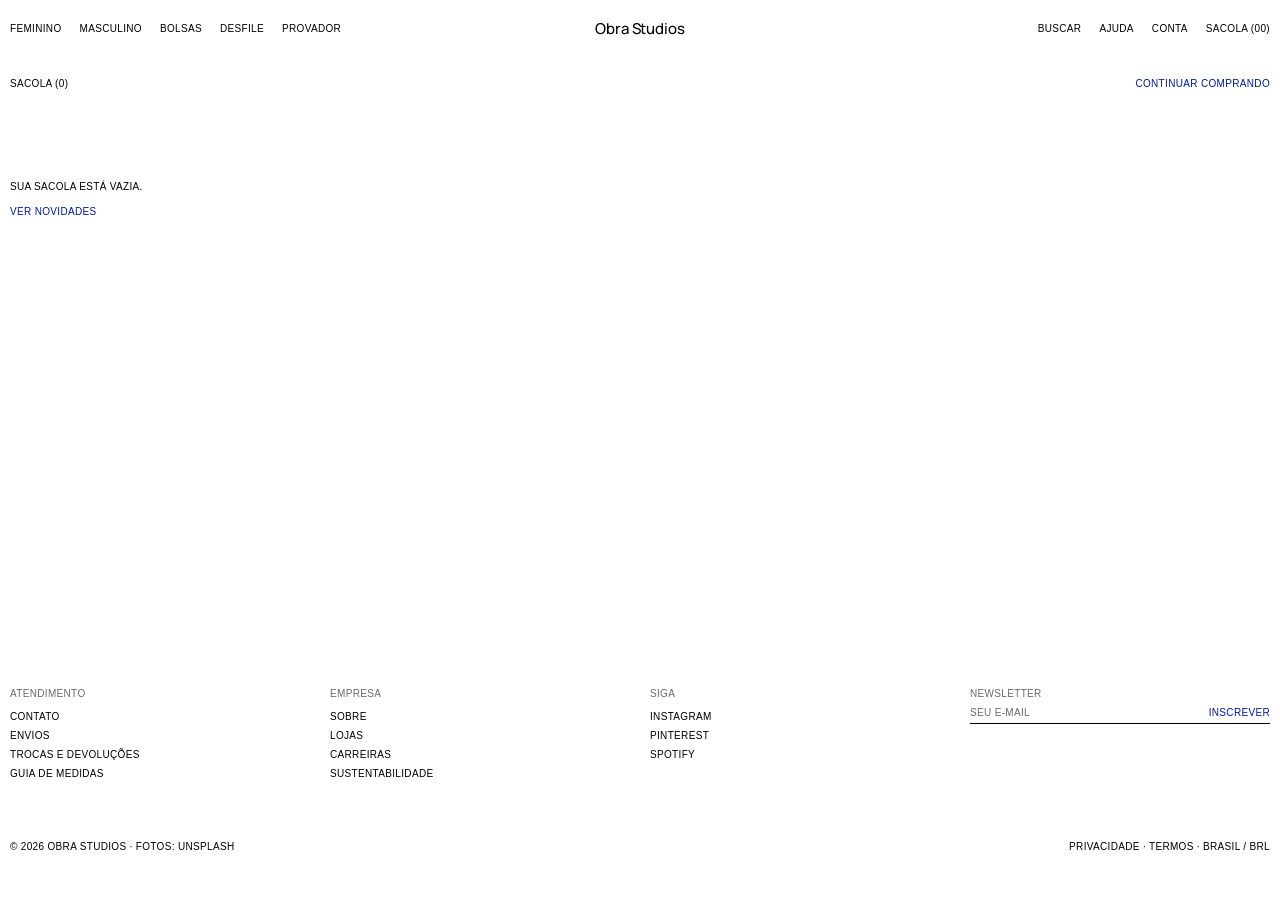
<file: sacola.html>
<!DOCTYPE html>
<html lang="pt-BR">
<head>
  <meta charset="UTF-8">
  <meta name="viewport" content="width=device-width, initial-scale=1">
  <meta name="robots" content="noindex, nofollow">
  <title>Sacola — Obra Studios</title>
  <link rel="preconnect" href="https://fonts.googleapis.com">
  <link rel="preconnect" href="https://fonts.gstatic.com" crossorigin>
  <link href="https://fonts.googleapis.com/css2?family=Inter:wght@400;500&family=Manrope:wght@500&display=swap" rel="stylesheet">
  <link rel="stylesheet" href="styles.css?v=202609242142">
</head>
<body data-page="sacola">

  <div id="site-header"></div>

  <main class="bag">
    <div class="bag__head">
      <h1 class="label">Sacola (<span id="bagCount">0</span>)</h1>
      <a href="index.html" class="label link">Continuar comprando</a>
    </div>

    <div class="bag__layout">
      <ul class="bag__list" id="bagList"></ul>

      <aside class="bag__summary" id="summary">
        <p class="label muted">Resumo do pedido</p>
        <div class="bag__row"><span class="label">Subtotal</span><span class="label" id="subtotal"></span></div>
        <div class="bag__row"><span class="label">Frete</span><span class="label" id="shipping"></span></div>
        <p class="label muted" id="shippingNote"></p>
        <div class="bag__row bag__row--total"><span class="label">Total</span><span class="label" id="total"></span></div>
        <a href="checkout.html" class="label btn" id="checkout">Finalizar compra</a>
        <p class="label muted">Pagamento em até 10x sem juros. Pix e cartão.</p>
      </aside>
    </div>

    <div class="bag__empty" id="empty" hidden>
      <p class="label">Sua sacola está vazia.</p>
      <a href="index.html" class="label link">Ver novidades</a>
    </div>
  </main>

  <div id="site-footer"></div>

  <script src="data.js?v=202609242142"></script>
  <script src="shared.js?v=202609242142"></script>
  <script src="sacola.js?v=202609242142"></script>
</body>
</html>
</file>
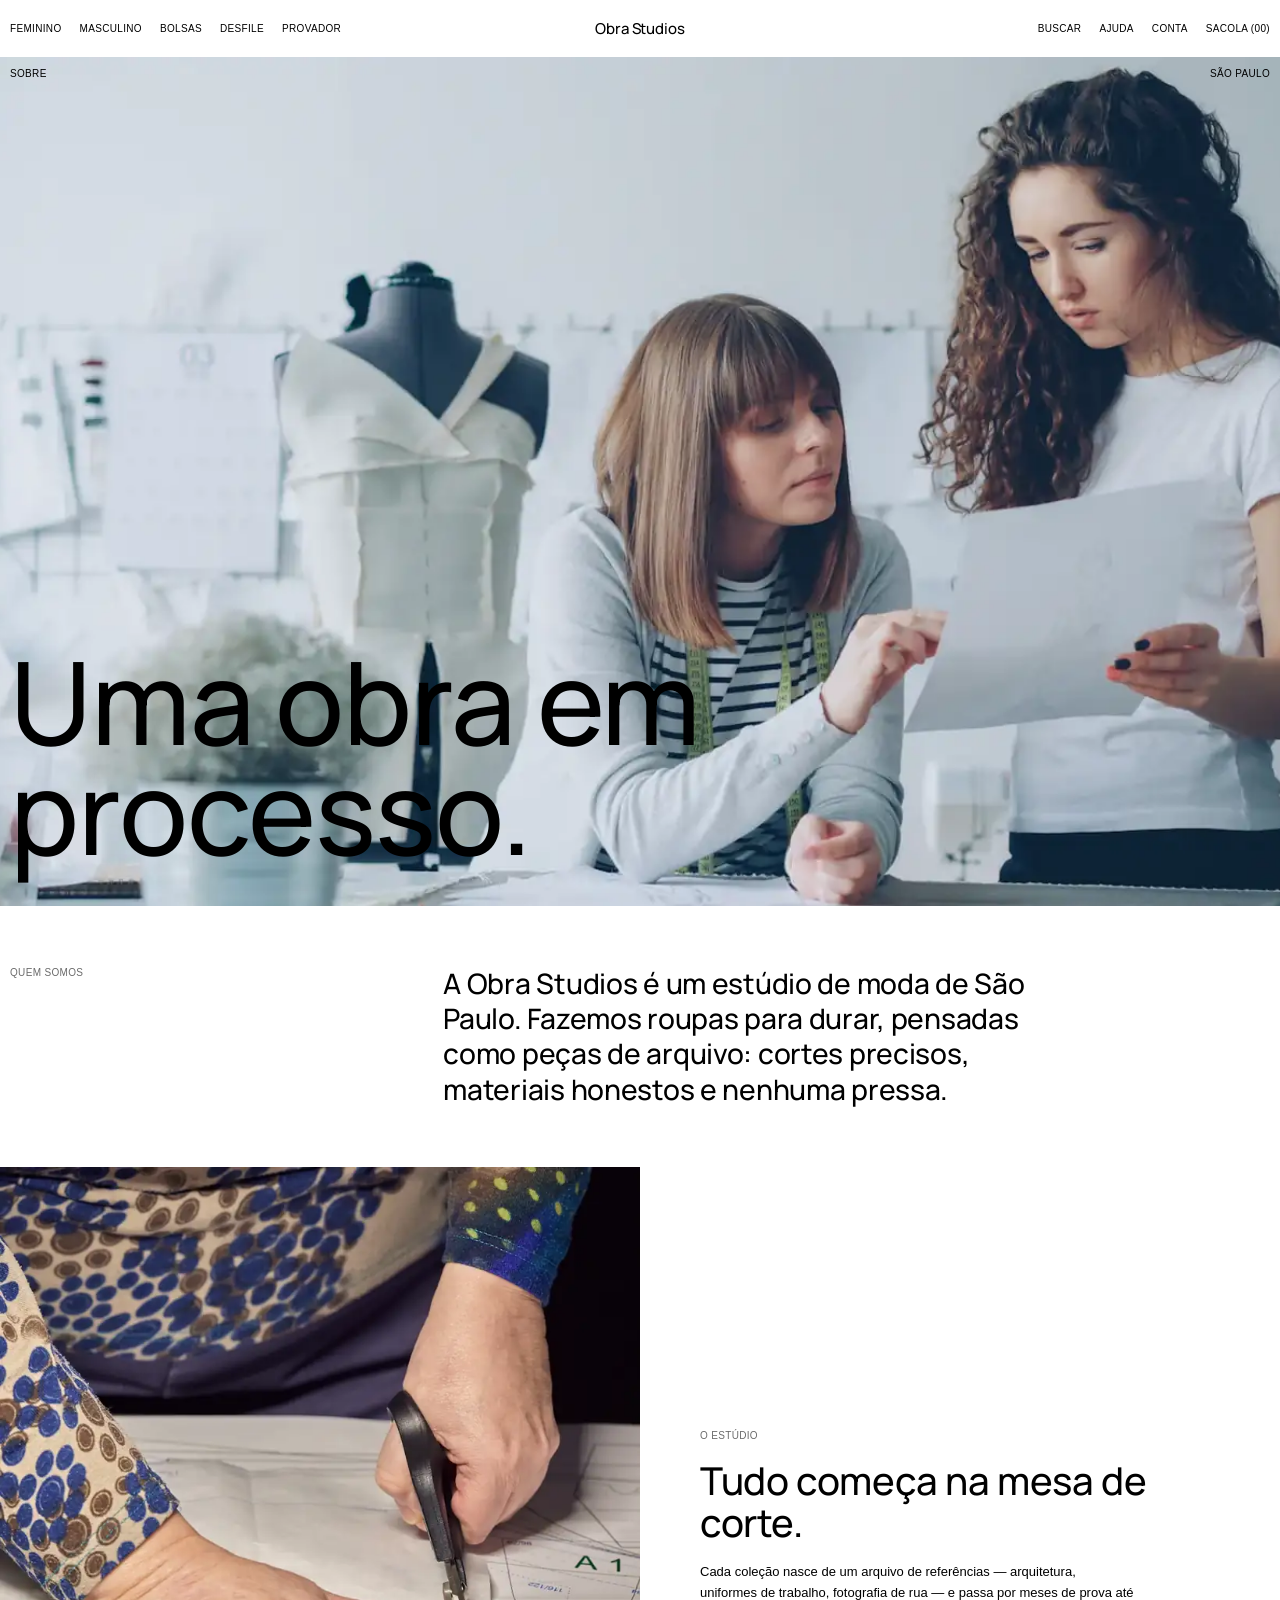
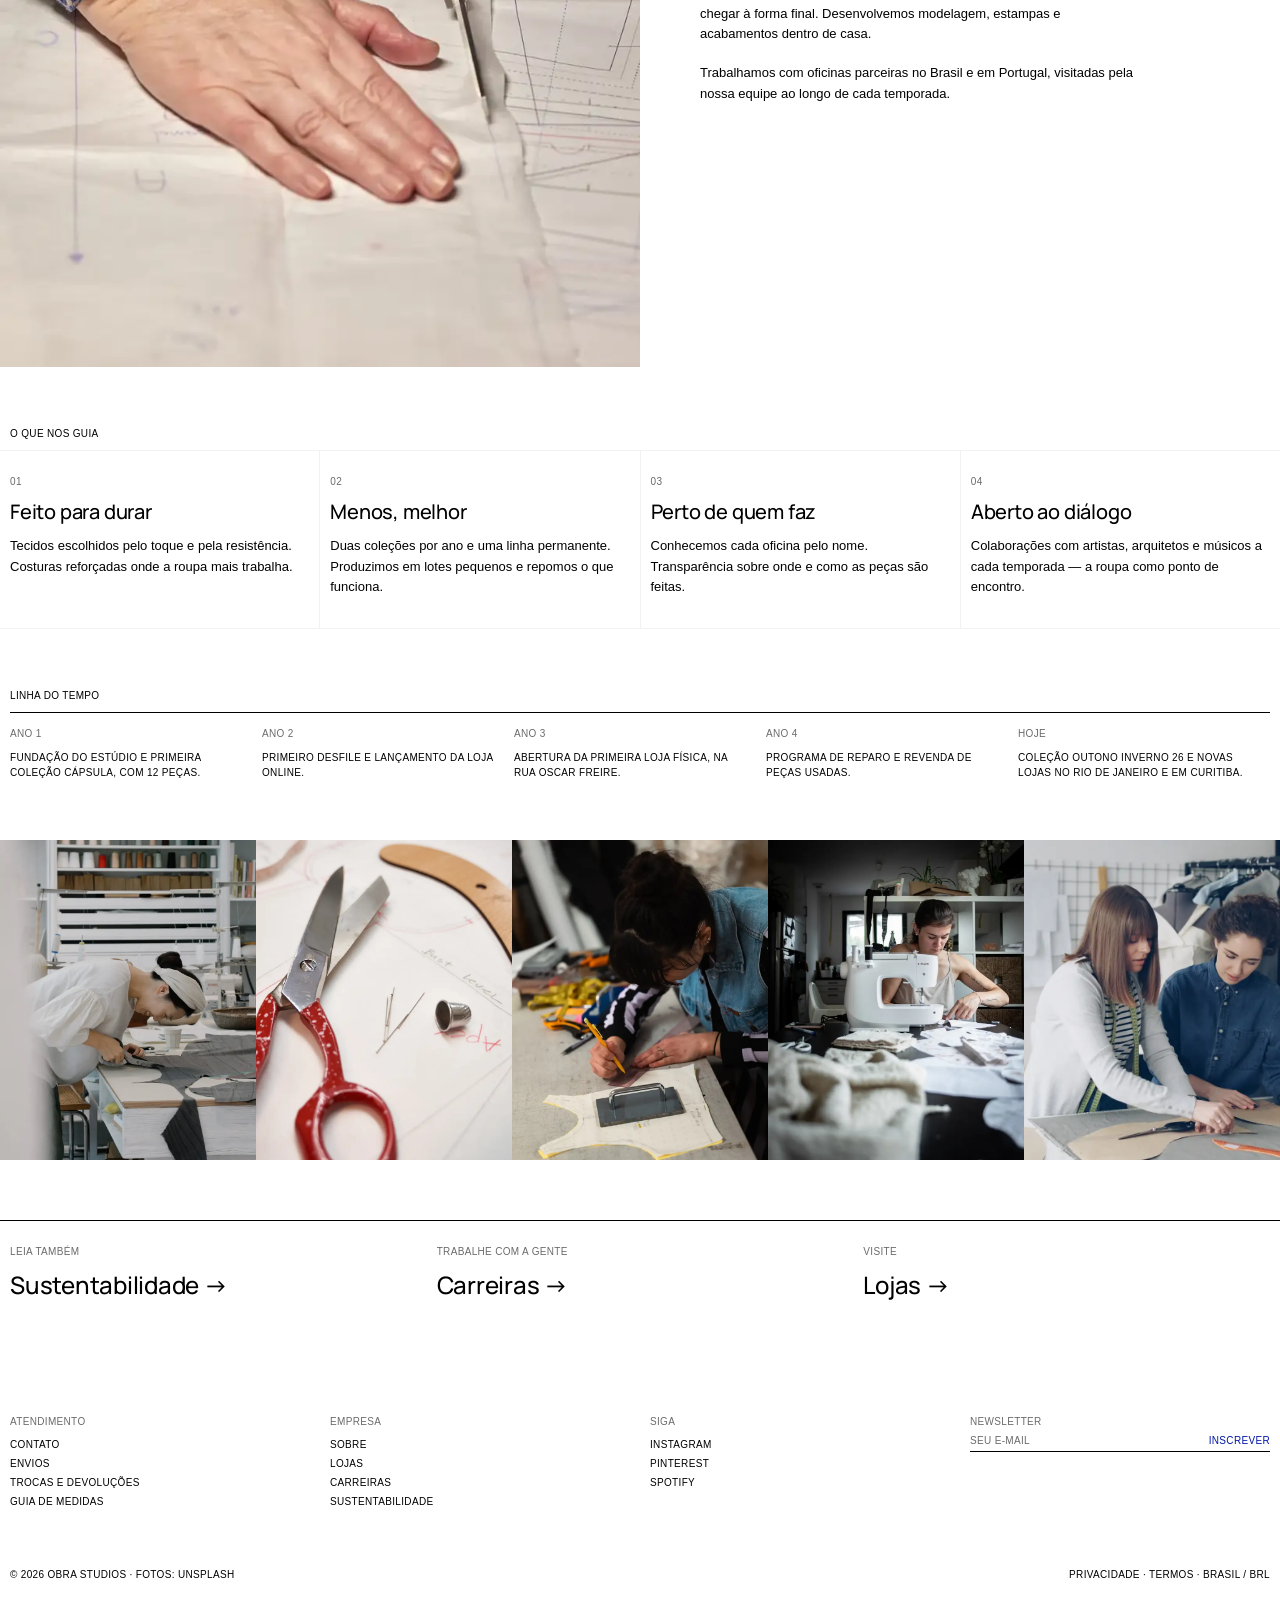
<file: sobre.html>
<!DOCTYPE html>
<html lang="pt-BR">
<head>
  <meta charset="UTF-8">
  <meta name="viewport" content="width=device-width, initial-scale=1">
  <meta name="robots" content="noindex, nofollow">
  <title>Sobre — Obra Studios</title>
  <link rel="preconnect" href="https://fonts.googleapis.com">
  <link rel="preconnect" href="https://fonts.gstatic.com" crossorigin>
  <link href="https://fonts.googleapis.com/css2?family=Inter:wght@400;500&family=Manrope:wght@500&display=swap" rel="stylesheet">
  <link rel="stylesheet" href="styles.css?v=202609242142">
</head>
<body data-page="sobre">

  <div id="site-header"></div>

  <main>
    <section class="rw-hero">
      <img src="img/1753162658547-f017a4d84541.webp" alt="Ateliê Obra Studios">
      <div class="rw-hero__meta"><span class="label">Sobre</span><span class="label">São Paulo</span></div>
      <h1 class="rw-hero__title">Uma obra em processo.</h1>
    </section>

    <section class="rw-intro">
      <p class="label muted">Quem somos</p>
      <p class="rw-intro__text">A Obra Studios é um estúdio de moda de São Paulo. Fazemos roupas para durar, pensadas como peças de arquivo: cortes precisos, materiais honestos e nenhuma pressa.</p>
    </section>

    <section class="section split">
      <figure class="split__img"><img src="img/1786276479250-e5840e89742e.webp" alt="Mesa de corte do ateliê" loading="lazy"></figure>
      <div class="split__text">
        <p class="label muted">O estúdio</p>
        <h2 class="page-h2">Tudo começa na mesa de corte.</h2>
        <p class="prose">Cada coleção nasce de um arquivo de referências — arquitetura, uniformes de trabalho, fotografia de rua — e passa por meses de prova até chegar à forma final. Desenvolvemos modelagem, estampas e acabamentos dentro de casa.</p>
        <p class="prose">Trabalhamos com oficinas parceiras no Brasil e em Portugal, visitadas pela nossa equipe ao longo de cada temporada.</p>
      </div>
    </section>

    <section class="section">
      <div class="section__head"><h2 class="label">O que nos guia</h2></div>
      <div class="values">
        <div class="value"><span class="label muted">01</span><h3 class="page-h3">Feito para durar</h3><p class="prose">Tecidos escolhidos pelo toque e pela resistência. Costuras reforçadas onde a roupa mais trabalha.</p></div>
        <div class="value"><span class="label muted">02</span><h3 class="page-h3">Menos, melhor</h3><p class="prose">Duas coleções por ano e uma linha permanente. Produzimos em lotes pequenos e repomos o que funciona.</p></div>
        <div class="value"><span class="label muted">03</span><h3 class="page-h3">Perto de quem faz</h3><p class="prose">Conhecemos cada oficina pelo nome. Transparência sobre onde e como as peças são feitas.</p></div>
        <div class="value"><span class="label muted">04</span><h3 class="page-h3">Aberto ao diálogo</h3><p class="prose">Colaborações com artistas, arquitetos e músicos a cada temporada — a roupa como ponto de encontro.</p></div>
      </div>
    </section>

    <section class="section">
      <div class="section__head"><h2 class="label">Linha do tempo</h2></div>
      <ol class="timeline" id="timeline">
        <li><span class="label muted">Ano 1</span><p class="label">Fundação do estúdio e primeira coleção cápsula, com 12 peças.</p></li>
        <li><span class="label muted">Ano 2</span><p class="label">Primeiro desfile e lançamento da loja online.</p></li>
        <li><span class="label muted">Ano 3</span><p class="label">Abertura da primeira loja física, na Rua Oscar Freire.</p></li>
        <li><span class="label muted">Ano 4</span><p class="label">Programa de reparo e revenda de peças usadas.</p></li>
        <li><span class="label muted">Hoje</span><p class="label">Coleção Outono Inverno 26 e novas lojas no Rio de Janeiro e em Curitiba.</p></li>
      </ol>
    </section>

    <section class="section">
      <div class="tiles">
        <figure class="tile"><img src="img/1764298493231-59ae059cdc7e.webp" alt="Corte de tecido" loading="lazy"></figure>
        <figure class="tile"><img src="img/1745095036706-6f5e43406852.webp" alt="Tesoura e moldes" loading="lazy"></figure>
        <figure class="tile"><img src="img/1771587756631-6cffb69fc434.webp" alt="Desenho de molde" loading="lazy"></figure>
        <figure class="tile"><img src="img/1626784579980-db39c1a13aa9.webp" alt="Costura no ateliê" loading="lazy"></figure>
        <figure class="tile"><img src="img/1753162657191-c8002d067f1d.webp" alt="Equipe no estúdio" loading="lazy"></figure>
      </div>
    </section>

    <section class="section page-links">
      <a href="sustentabilidade.html" class="page-link"><span class="label muted">Leia também</span><span class="page-link__title">Sustentabilidade →</span></a>
      <a href="carreiras.html" class="page-link"><span class="label muted">Trabalhe com a gente</span><span class="page-link__title">Carreiras →</span></a>
      <a href="lojas.html" class="page-link"><span class="label muted">Visite</span><span class="page-link__title">Lojas →</span></a>
    </section>
  </main>

  <div id="site-footer"></div>

  <script src="data.js?v=202609242142"></script>
  <script src="shared.js?v=202609242142"></script>
</body>
</html>
</file>
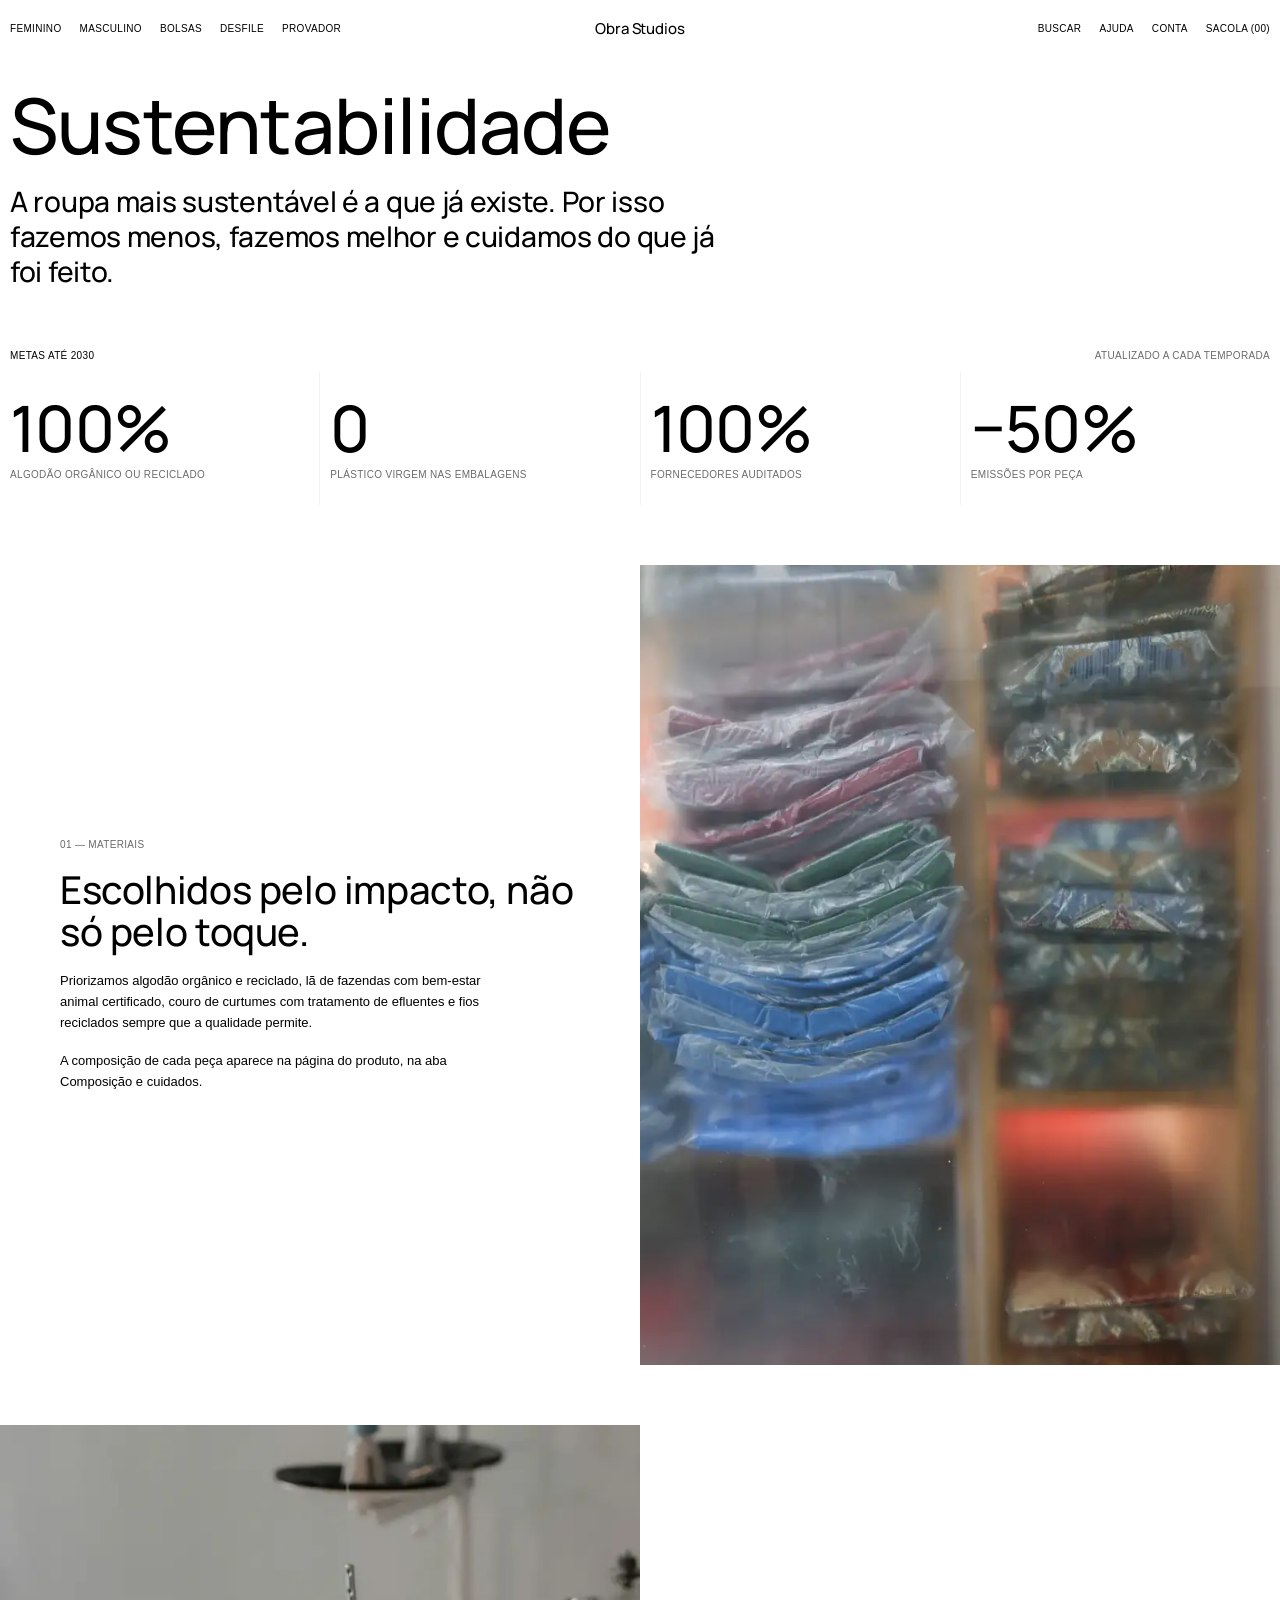
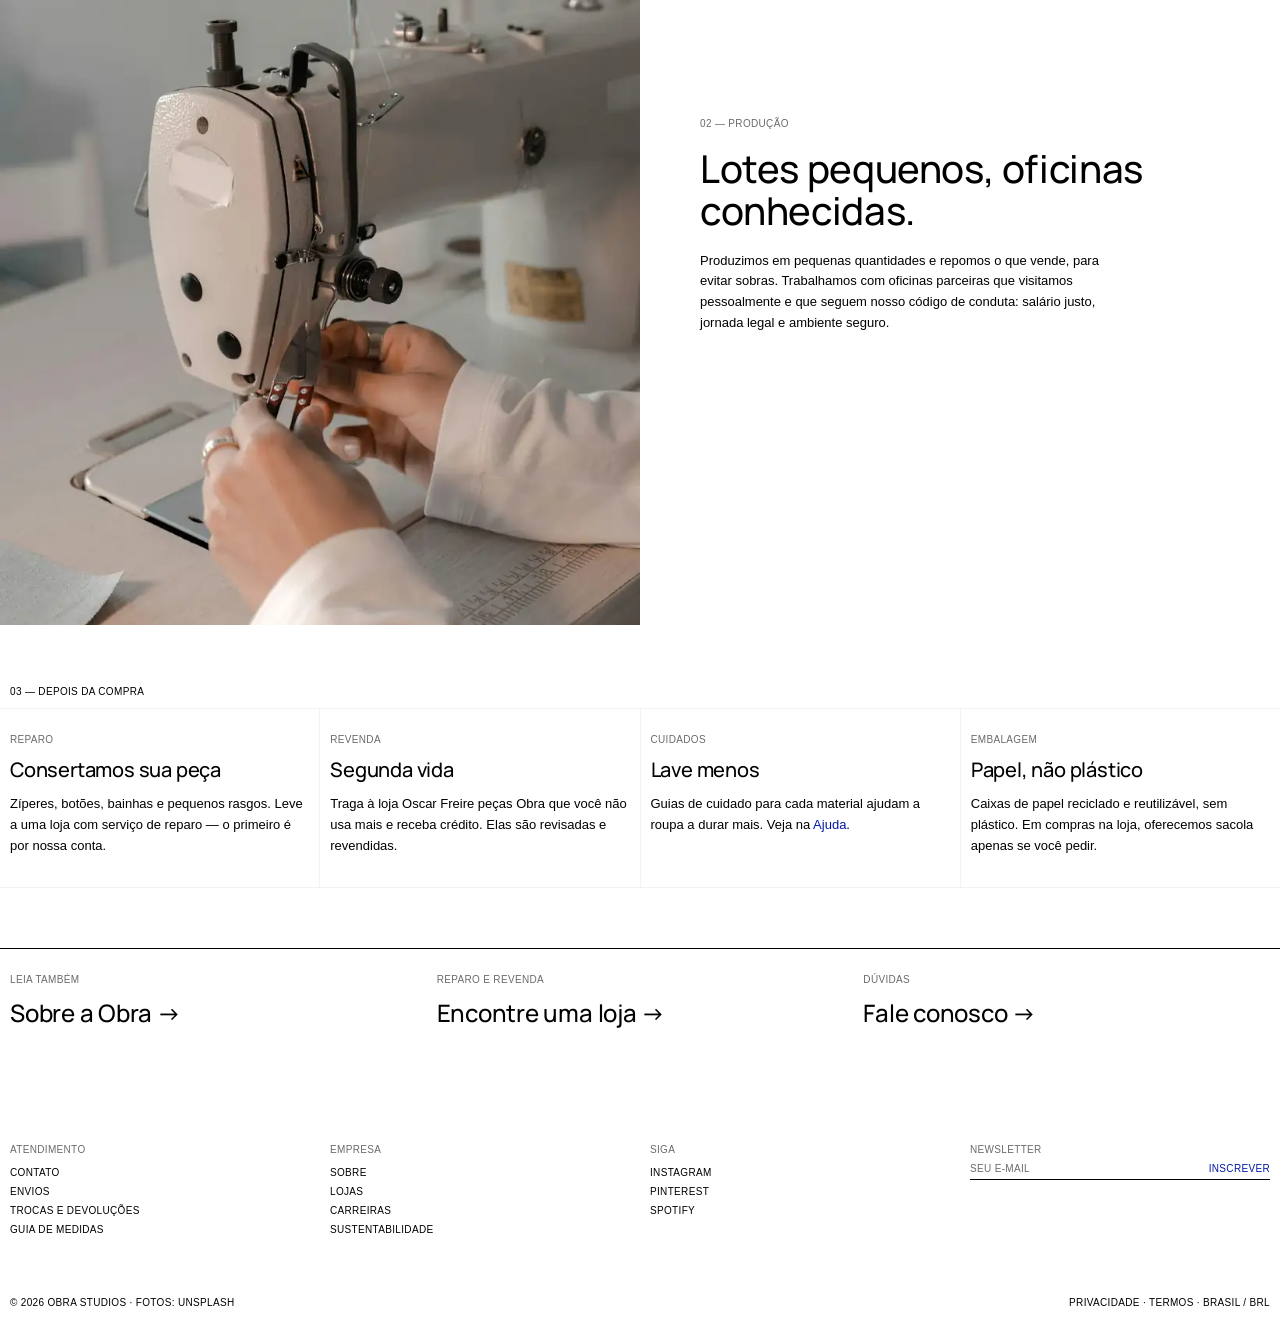
<file: sustentabilidade.html>
<!DOCTYPE html>
<html lang="pt-BR">
<head>
  <meta charset="UTF-8">
  <meta name="viewport" content="width=device-width, initial-scale=1">
  <meta name="robots" content="noindex, nofollow">
  <title>Sustentabilidade — Obra Studios</title>
  <link rel="preconnect" href="https://fonts.googleapis.com">
  <link rel="preconnect" href="https://fonts.gstatic.com" crossorigin>
  <link href="https://fonts.googleapis.com/css2?family=Inter:wght@400;500&family=Manrope:wght@500&display=swap" rel="stylesheet">
  <link rel="stylesheet" href="styles.css?v=202609242142">
</head>
<body data-page="sustentabilidade">

  <div id="site-header"></div>

  <main>
    <div class="page-head">
      <h1 class="acc__title">Sustentabilidade</h1>
      <p class="rw-intro__text">A roupa mais sustentável é a que já existe. Por isso fazemos menos, fazemos melhor e cuidamos do que já foi feito.</p>
    </div>

    <section class="section">
      <div class="section__head"><h2 class="label">Metas até 2030</h2><span class="label muted">Atualizado a cada temporada</span></div>
      <div class="acc-stats goals">
        <div class="acc-stat"><span class="acc-stat__num">100%</span><span class="label muted">Algodão orgânico ou reciclado</span></div>
        <div class="acc-stat"><span class="acc-stat__num">0</span><span class="label muted">Plástico virgem nas embalagens</span></div>
        <div class="acc-stat"><span class="acc-stat__num">100%</span><span class="label muted">Fornecedores auditados</span></div>
        <div class="acc-stat"><span class="acc-stat__num">−50%</span><span class="label muted">Emissões por peça</span></div>
      </div>
    </section>

    <section class="section split">
      <div class="split__text">
        <p class="label muted">01 — Materiais</p>
        <h2 class="page-h2">Escolhidos pelo impacto, não só pelo toque.</h2>
        <p class="prose">Priorizamos algodão orgânico e reciclado, lã de fazendas com bem-estar animal certificado, couro de curtumes com tratamento de efluentes e fios reciclados sempre que a qualidade permite.</p>
        <p class="prose">A composição de cada peça aparece na página do produto, na aba Composição e cuidados.</p>
      </div>
      <figure class="split__img"><img src="img/1768734831159-d06eaf3ee38a.webp" alt="Rolos de tecido" loading="lazy"></figure>
    </section>

    <section class="section split split--reverse">
      <div class="split__text">
        <p class="label muted">02 — Produção</p>
        <h2 class="page-h2">Lotes pequenos, oficinas conhecidas.</h2>
        <p class="prose">Produzimos em pequenas quantidades e repomos o que vende, para evitar sobras. Trabalhamos com oficinas parceiras que visitamos pessoalmente e que seguem nosso código de conduta: salário justo, jornada legal e ambiente seguro.</p>
      </div>
      <figure class="split__img"><img src="img/1745847655362-fc86d76584b2.webp" alt="Oficina de costura" loading="lazy"></figure>
    </section>

    <section class="section">
      <div class="section__head"><h2 class="label">03 — Depois da compra</h2></div>
      <div class="values">
        <div class="value"><span class="label muted">Reparo</span><h3 class="page-h3">Consertamos sua peça</h3><p class="prose">Zíperes, botões, bainhas e pequenos rasgos. Leve a uma loja com serviço de reparo — o primeiro é por nossa conta.</p></div>
        <div class="value"><span class="label muted">Revenda</span><h3 class="page-h3">Segunda vida</h3><p class="prose">Traga à loja Oscar Freire peças Obra que você não usa mais e receba crédito. Elas são revisadas e revendidas.</p></div>
        <div class="value"><span class="label muted">Cuidados</span><h3 class="page-h3">Lave menos</h3><p class="prose">Guias de cuidado para cada material ajudam a roupa a durar mais. Veja na <a href="ajuda.html#produtos" class="link">Ajuda</a>.</p></div>
        <div class="value"><span class="label muted">Embalagem</span><h3 class="page-h3">Papel, não plástico</h3><p class="prose">Caixas de papel reciclado e reutilizável, sem plástico. Em compras na loja, oferecemos sacola apenas se você pedir.</p></div>
      </div>
    </section>

    <section class="section page-links">
      <a href="sobre.html" class="page-link"><span class="label muted">Leia também</span><span class="page-link__title">Sobre a Obra →</span></a>
      <a href="lojas.html" class="page-link"><span class="label muted">Reparo e revenda</span><span class="page-link__title">Encontre uma loja →</span></a>
      <a href="ajuda.html#contato" class="page-link"><span class="label muted">Dúvidas</span><span class="page-link__title">Fale conosco →</span></a>
    </section>
  </main>

  <div id="site-footer"></div>

  <script src="data.js?v=202609242142"></script>
  <script src="shared.js?v=202609242142"></script>
</body>
</html>
</file>
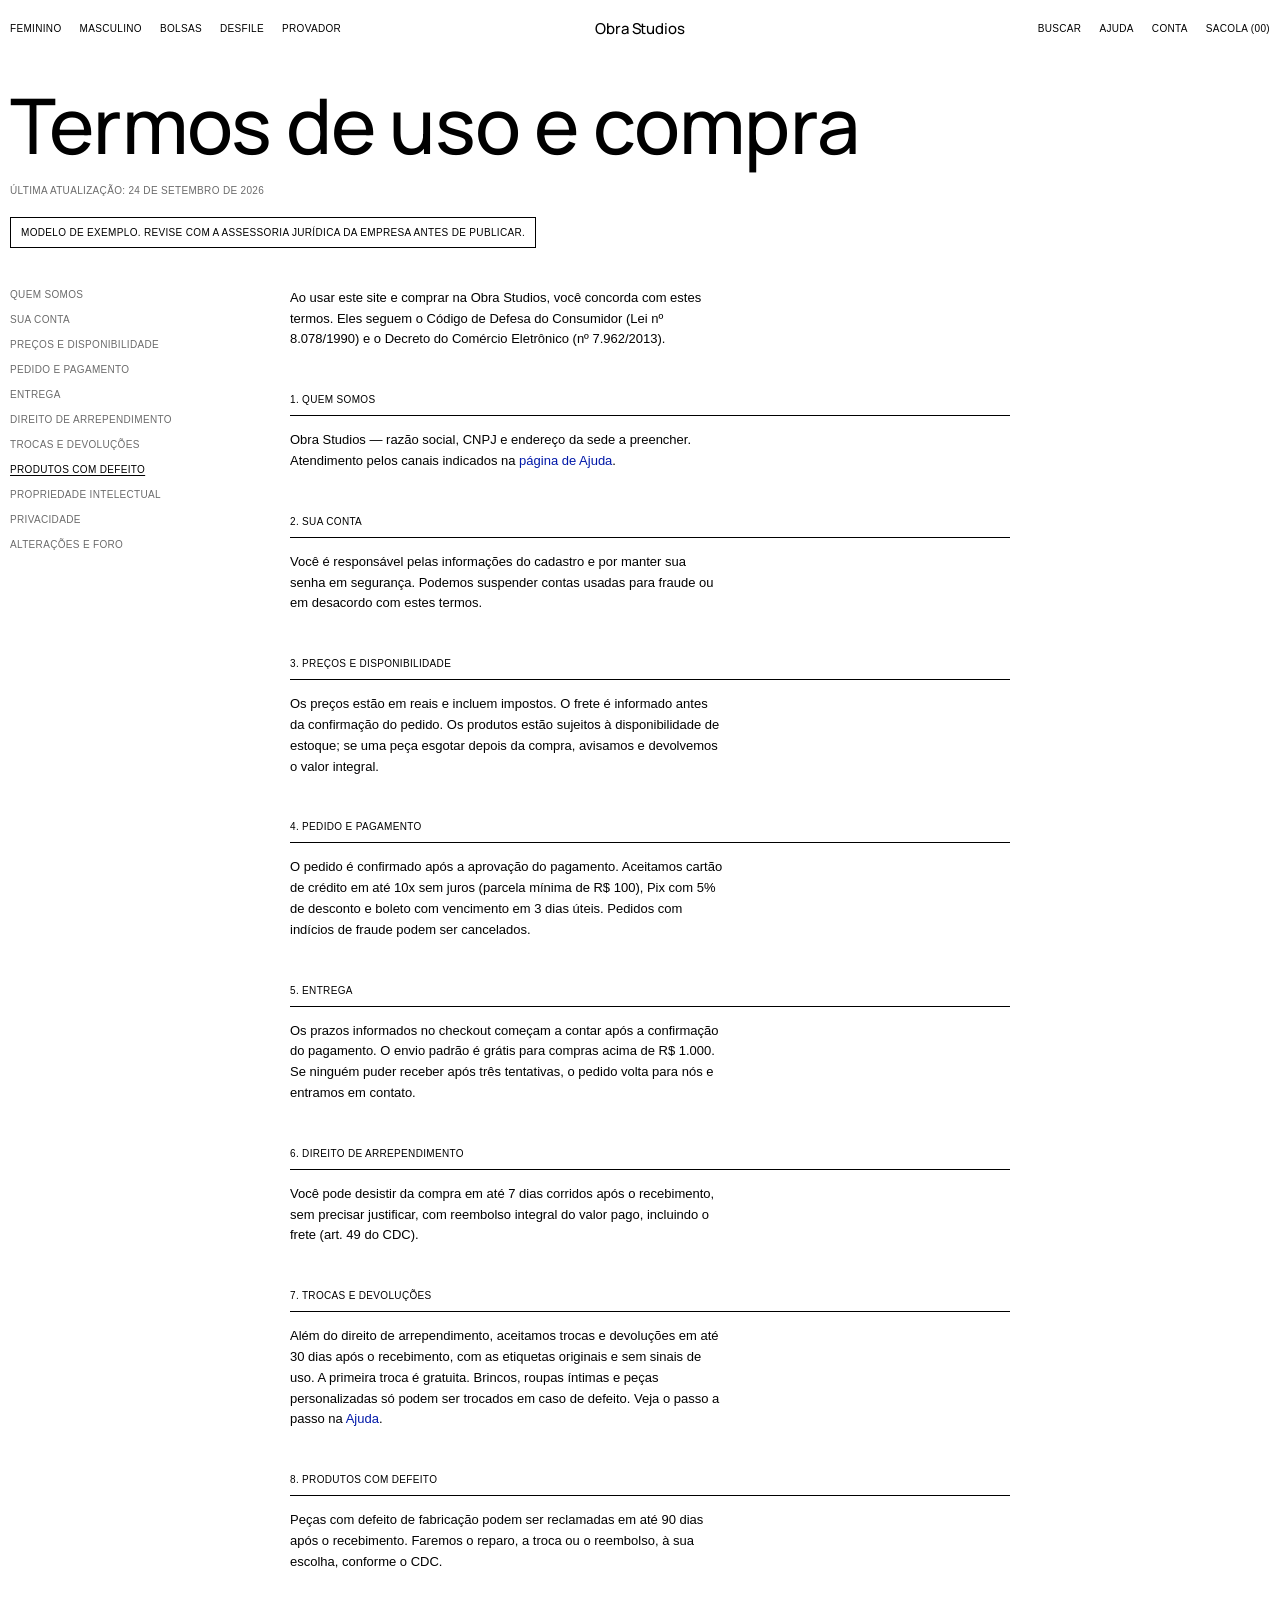
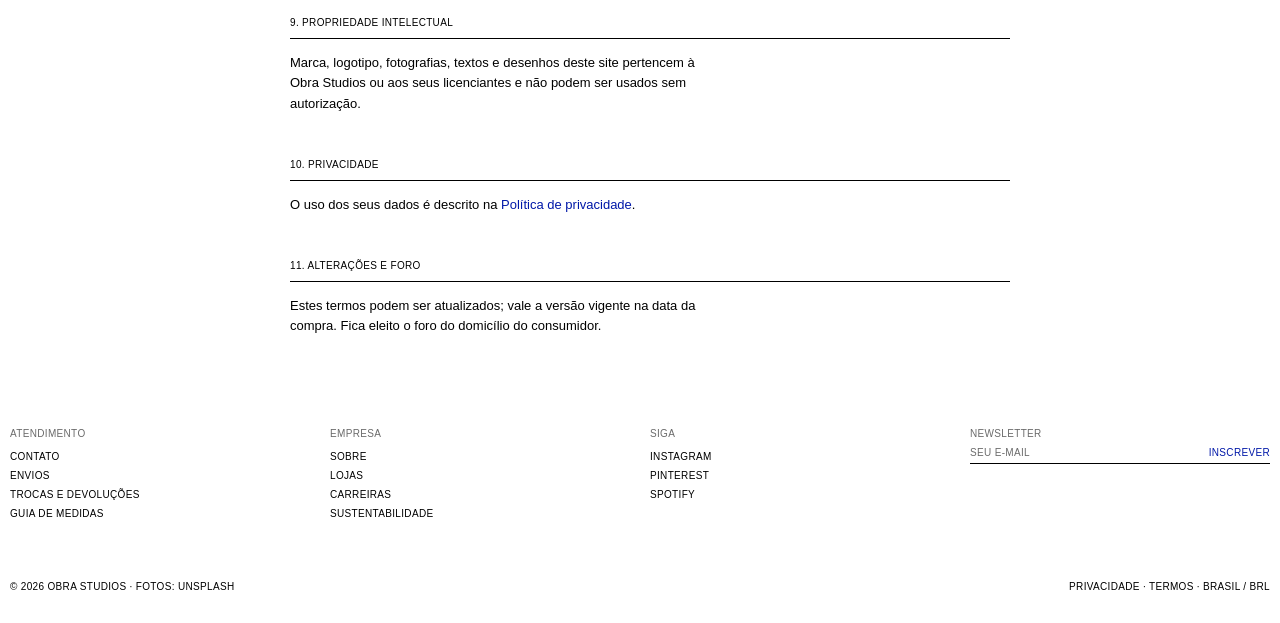
<file: termos.html>
<!DOCTYPE html>
<html lang="pt-BR">
<head>
  <meta charset="UTF-8">
  <meta name="viewport" content="width=device-width, initial-scale=1">
  <meta name="robots" content="noindex, nofollow">
  <title>Termos de uso e compra — Obra Studios</title>
  <link rel="preconnect" href="https://fonts.googleapis.com">
  <link rel="preconnect" href="https://fonts.gstatic.com" crossorigin>
  <link href="https://fonts.googleapis.com/css2?family=Inter:wght@400;500&family=Manrope:wght@500&display=swap" rel="stylesheet">
  <link rel="stylesheet" href="styles.css?v=202609242142">
</head>
<body data-page="termos">

  <div id="site-header"></div>

  <main class="legal">
    <div class="page-head page-head--flush">
      <h1 class="acc__title">Termos de uso e compra</h1>
      <p class="label muted">Última atualização: 24 de setembro de 2026</p>
    </div>
    <p class="label legal__notice">Modelo de exemplo. Revise com a assessoria jurídica da empresa antes de publicar.</p>

    <div class="help__layout">
      <nav class="acc__nav legal__toc" aria-label="Nesta página" id="toc"></nav>

      <article class="legal__body" id="legalBody">
        <p class="prose">Ao usar este site e comprar na Obra Studios, você concorda com estes termos. Eles seguem o Código de Defesa do Consumidor (Lei nº 8.078/1990) e o Decreto do Comércio Eletrônico (nº 7.962/2013).</p>

        <h2 id="empresa">1. Quem somos</h2>
        <p class="prose">Obra Studios — razão social, CNPJ e endereço da sede a preencher. Atendimento pelos canais indicados na <a href="ajuda.html#contato" class="link">página de Ajuda</a>.</p>

        <h2 id="conta">2. Sua conta</h2>
        <p class="prose">Você é responsável pelas informações do cadastro e por manter sua senha em segurança. Podemos suspender contas usadas para fraude ou em desacordo com estes termos.</p>

        <h2 id="precos">3. Preços e disponibilidade</h2>
        <p class="prose">Os preços estão em reais e incluem impostos. O frete é informado antes da confirmação do pedido. Os produtos estão sujeitos à disponibilidade de estoque; se uma peça esgotar depois da compra, avisamos e devolvemos o valor integral.</p>

        <h2 id="pedido">4. Pedido e pagamento</h2>
        <p class="prose">O pedido é confirmado após a aprovação do pagamento. Aceitamos cartão de crédito em até 10x sem juros (parcela mínima de R$ 100), Pix com 5% de desconto e boleto com vencimento em 3 dias úteis. Pedidos com indícios de fraude podem ser cancelados.</p>

        <h2 id="entrega">5. Entrega</h2>
        <p class="prose">Os prazos informados no checkout começam a contar após a confirmação do pagamento. O envio padrão é grátis para compras acima de R$ 1.000. Se ninguém puder receber após três tentativas, o pedido volta para nós e entramos em contato.</p>

        <h2 id="arrependimento">6. Direito de arrependimento</h2>
        <p class="prose">Você pode desistir da compra em até 7 dias corridos após o recebimento, sem precisar justificar, com reembolso integral do valor pago, incluindo o frete (art. 49 do CDC).</p>

        <h2 id="trocas">7. Trocas e devoluções</h2>
        <p class="prose">Além do direito de arrependimento, aceitamos trocas e devoluções em até 30 dias após o recebimento, com as etiquetas originais e sem sinais de uso. A primeira troca é gratuita. Brincos, roupas íntimas e peças personalizadas só podem ser trocados em caso de defeito. Veja o passo a passo na <a href="ajuda.html#trocas" class="link">Ajuda</a>.</p>

        <h2 id="defeitos">8. Produtos com defeito</h2>
        <p class="prose">Peças com defeito de fabricação podem ser reclamadas em até 90 dias após o recebimento. Faremos o reparo, a troca ou o reembolso, à sua escolha, conforme o CDC.</p>

        <h2 id="propriedade">9. Propriedade intelectual</h2>
        <p class="prose">Marca, logotipo, fotografias, textos e desenhos deste site pertencem à Obra Studios ou aos seus licenciantes e não podem ser usados sem autorização.</p>

        <h2 id="privacidade">10. Privacidade</h2>
        <p class="prose">O uso dos seus dados é descrito na <a href="privacidade.html" class="link">Política de privacidade</a>.</p>

        <h2 id="foro">11. Alterações e foro</h2>
        <p class="prose">Estes termos podem ser atualizados; vale a versão vigente na data da compra. Fica eleito o foro do domicílio do consumidor.</p>
      </article>
    </div>
  </main>

  <div id="site-footer"></div>

  <script src="data.js?v=202609242142"></script>
  <script src="shared.js?v=202609242142"></script>
  <script src="legal.js?v=202609242142"></script>
</body>
</html>
</file>
<file: styles.css>
:root {
  /* Cores */
  --color-cobalt: #0018a8;
  --color-ink: #000000;
  --color-graphite: #6b6b6b;
  --color-paper: #ffffff;
  --color-bone: #f2f2f2;

  /* Tipografia */
  --font-ui: "Helvetica Neue", Helvetica, Inter, Arial, sans-serif;
  --font-wordmark: Manrope, "GT Walsheim", "Helvetica Neue", sans-serif;
  --text-label: 10px;
  --tracking-label: 0.033em;
  --text-display: 120px;
  --tracking-display: -0.01em;

  /* Espaçamento */
  --space-edge: 10px;
  --space-element: 10px;
  --space-nav: 30px;
  --section-gap: 60px;
}

*,
*::before,
*::after { box-sizing: border-box; margin: 0; padding: 0; }

html { scroll-behavior: smooth; }
[hidden] { display: none !important; }

body {
  background: var(--color-paper);
  color: var(--color-ink);
  font-family: var(--font-ui);
  font-weight: 400;
  -webkit-font-smoothing: antialiased;
}

img { display: block; width: 100%; height: 100%; object-fit: cover; background: var(--color-bone); }
a { color: inherit; text-decoration: none; }
button, input { font: inherit; color: inherit; background: none; border: 0; border-radius: 0; }
button { cursor: pointer; }
ul { list-style: none; }

/* Rótulo — a voz tipográfica do sistema */
.label {
  font-size: var(--text-label);
  line-height: 1.3;
  letter-spacing: var(--tracking-label);
  text-transform: uppercase;
  font-weight: 400;
}
.muted { color: var(--color-graphite); }
.link { color: var(--color-cobalt); }
a.label:hover, button.label:hover { text-decoration: underline; text-underline-offset: 2px; text-decoration-thickness: 1px; }

/* Navegação */
.nav {
  position: sticky;
  top: 0;
  z-index: 20;
  display: grid;
  grid-template-columns: 1fr auto 1fr;
  align-items: center;
  padding: 18px var(--space-edge);
  background: var(--color-paper);
}
.nav__group { display: flex; gap: 18px; }
.nav__group--right { justify-content: flex-end; }
.nav__logo {
  font-family: var(--font-wordmark);
  font-weight: 500;
  font-size: 15px;
  letter-spacing: -0.01em;
  opacity: 0;
  transition: opacity 0.25s ease;
}
.nav.is-scrolled .nav__logo { opacity: 1; }
.nav__toggle { display: none; }

/* Busca */
.search {
  position: fixed;
  inset: 0 0 auto 0;
  z-index: 30;
  background: var(--color-paper);
  padding: 18px var(--space-edge) var(--space-nav);
}
.search__form { display: flex; align-items: center; gap: var(--space-element); border-bottom: 1px solid var(--color-ink); padding-bottom: 8px; }
.search__input { flex: 1; font-size: 28px; letter-spacing: -0.01em; outline: none; }
.search__input::placeholder { color: var(--color-graphite); }
.search__results { display: flex; flex-direction: column; gap: 10px; margin-top: 18px; max-width: 480px; }
.search__results li { display: flex; justify-content: space-between; gap: 20px; }

/* Hero dividido */
.hero {
  position: relative;
  display: grid;
  grid-template-columns: 1fr 1fr;
  height: calc(100vh - 51px);
  min-height: 480px;
}
.hero__half { position: relative; overflow: hidden; }
.hero__half img { transition: transform 1.2s cubic-bezier(0.2, 0.7, 0.2, 1); }
.hero__half:hover img { transform: scale(1.02); }
.hero__label { position: absolute; top: var(--space-element); left: var(--space-edge); z-index: 2; }
.hero__wordmark {
  position: absolute;
  left: 50%;
  top: 50%;
  transform: translate(-50%, -50%);
  font-family: var(--font-wordmark);
  font-weight: 500;
  font-size: clamp(48px, 9vw, var(--text-display));
  line-height: 1;
  letter-spacing: var(--tracking-display);
  white-space: nowrap;
  pointer-events: none;
  z-index: 3;
  color: var(--color-paper);
  mix-blend-mode: difference; /* fica legível sobre foto clara ou escura */
}

/* Seções */
.section { margin-top: var(--section-gap); }
.section__head {
  display: flex;
  justify-content: space-between;
  padding: 0 var(--space-edge) var(--space-element);
}

/* Grade de produtos — sem gutters */
.grid { display: grid; grid-template-columns: repeat(4, 1fr); }
.cell { display: block; }
.cell__caption { display: flex; justify-content: space-between; padding: 0 var(--space-edge) 6px; }
.cell__media { position: relative; aspect-ratio: 3 / 4; overflow: hidden; }
.cell__media img { position: absolute; inset: 0; transition: opacity 0.4s ease; }
.cell__media img + img { opacity: 0; }
.cell:hover .cell__media img + img { opacity: 1; }
.cell__media > a { position: absolute; inset: 0; }
.cell__caption--below { padding-top: 6px; }
.cell__sizes {
  position: absolute;
  left: 0;
  right: 0;
  bottom: 0;
  z-index: 2;
  display: flex;
  flex-wrap: wrap;
  gap: 4px 14px;
  padding: 10px var(--space-edge);
  background: var(--color-paper);
  opacity: 0;
  transform: translateY(4px);
  transition: opacity 0.2s ease, transform 0.2s ease;
}
.cell:hover .cell__sizes, .cell__sizes:focus-within { opacity: 1; transform: none; }
.cell__price { color: var(--color-graphite); }

/* Aviso de adicionado */
.toast {
  position: fixed;
  top: 60px;
  right: var(--space-edge);
  z-index: 40;
  display: flex;
  gap: 12px;
  width: 300px;
  padding: 10px;
  background: var(--color-paper);
  box-shadow: 0 0 0 1px var(--color-bone);
  animation: toast-in 0.25s ease;
}
.toast img { width: 64px; height: 85px; flex: none; }
.toast__body { display: flex; flex-direction: column; gap: 4px; }
@keyframes toast-in { from { opacity: 0; transform: translateY(-6px); } }

/* Botão — contorno, sem preenchimento */
.btn {
  display: block;
  width: 100%;
  padding: 16px;
  border: 1px solid var(--color-ink);
  text-align: center;
  transition: background 0.2s ease, color 0.2s ease;
}
.btn:hover { background: var(--color-ink); color: var(--color-paper); text-decoration: none !important; }
.btn.is-waiting { border-color: var(--color-graphite); color: var(--color-graphite); }
.btn.is-waiting:hover { background: none; color: var(--color-graphite); }

/* Página de produto */
.pdp { display: grid; grid-template-columns: 2fr 1fr; align-items: start; }
.pdp__gallery { display: grid; grid-template-columns: 1fr 1fr; }
.pdp__gallery img { aspect-ratio: 3 / 4; height: auto; }
.pdp__info {
  position: sticky;
  top: 51px;
  display: flex;
  flex-direction: column;
  gap: 18px;
  padding: 20px var(--space-nav) var(--space-nav);
}
.pdp__crumbs a:hover { text-decoration: underline; }
.pdp__name { font-size: 11px; }
.pdp__field { border: 0; display: flex; flex-direction: column; gap: 8px; }
.pdp__field legend { margin-bottom: 8px; }
.pdp__guide { align-self: flex-start; }
.pdp__text { text-transform: none; line-height: 1.5; font-size: 11px; padding-bottom: 12px; }
.pdp__note { line-height: 1.5; }
.options { display: flex; flex-wrap: wrap; gap: 6px; }
.option {
  min-width: 44px;
  padding: 8px 10px;
  border: 1px solid var(--color-bone);
}
.option:hover { border-color: var(--color-graphite); text-decoration: none !important; }
.option.is-active { border-color: var(--color-ink); }
.shake { animation: shake 0.35s ease; }
@keyframes shake { 25% { transform: translateX(-4px); } 75% { transform: translateX(4px); } }

.accordion details { border-top: 1px solid var(--color-bone); }
.accordion details:last-child { border-bottom: 1px solid var(--color-bone); }
.accordion summary {
  display: flex;
  justify-content: space-between;
  padding: 12px 0;
  cursor: pointer;
  list-style: none;
}
.accordion summary::-webkit-details-marker { display: none; }
.accordion summary::after { content: "+"; }
.accordion details[open] summary::after { content: "−"; }

/* Sacola */
.bag { padding: 20px var(--space-edge) 0; min-height: 60vh; }
.bag__head { display: flex; justify-content: space-between; margin-bottom: var(--space-nav); }
.bag__layout { display: grid; grid-template-columns: 2fr 1fr; gap: var(--section-gap); align-items: start; }
.bag__layout[hidden] { display: none; }
.bag__item {
  display: grid;
  grid-template-columns: 120px 1fr auto;
  gap: 20px;
  padding: 10px 0;
  border-top: 1px solid var(--color-bone);
}
.bag__item:last-child { border-bottom: 1px solid var(--color-bone); }
.bag__thumb { aspect-ratio: 3 / 4; display: block; }
.bag__details { display: flex; flex-direction: column; justify-content: space-between; gap: 10px; }
.bag__details p { margin-top: 4px; }
.bag__remove { align-self: flex-start; color: var(--color-graphite); }
.qty { display: flex; align-items: center; gap: 14px; }
.qty button { width: 24px; height: 24px; border: 1px solid var(--color-bone); }
.qty button:hover { border-color: var(--color-ink); text-decoration: none !important; }
.bag__summary {
  position: sticky;
  top: 71px;
  display: flex;
  flex-direction: column;
  gap: 12px;
}
.bag__row { display: flex; justify-content: space-between; }
.bag__row--total { padding-top: 12px; border-top: 1px solid var(--color-ink); }
.bag__summary .muted { line-height: 1.5; }
.bag__empty { display: flex; flex-direction: column; gap: 12px; padding: 60px 0; }

/* Categoria */
.plp__head { padding: 30px var(--space-edge) 20px; display: flex; flex-direction: column; gap: 18px; }
.plp__title {
  font-family: var(--font-wordmark);
  font-weight: 500;
  font-size: clamp(40px, 6vw, 80px);
  line-height: 1;
  letter-spacing: var(--tracking-display);
}
.plp__types { display: flex; flex-wrap: wrap; gap: 8px 18px; }
.plp__types button { color: var(--color-graphite); }
.plp__types button.is-active { color: var(--color-ink); text-decoration: underline; text-underline-offset: 2px; }
.plp__bar {
  position: sticky;
  top: 51px;
  z-index: 10;
  display: grid;
  grid-template-columns: auto 1fr auto;
  align-items: center;
  gap: 20px;
  padding: 10px var(--space-edge);
  margin-bottom: 10px;
  background: var(--color-paper);
}
.plp__chips { display: flex; flex-wrap: wrap; gap: 6px 10px; align-items: center; }
.chip { padding: 4px 8px; border: 1px solid var(--color-bone); }
.chip:hover { border-color: var(--color-ink); text-decoration: none !important; }
.plp__tools { display: flex; align-items: center; gap: 12px; }
.view-btn { color: var(--color-graphite); }
.view-btn.is-active { color: var(--color-ink); text-decoration: underline; text-underline-offset: 2px; }
.plp__tools #filterOpen { margin-left: 10px; }
.grid--2 { grid-template-columns: repeat(2, 1fr); }
.plp__empty { display: flex; flex-direction: column; align-items: flex-start; gap: 12px; padding: 60px var(--space-edge); }

/* Painel lateral */
.drawer__backdrop {
  position: fixed;
  inset: 0;
  z-index: 49;
  background: rgba(255, 255, 255, 0.6);
  animation: fade-in 0.2s ease;
}
@keyframes fade-in { from { opacity: 0; } }
.drawer {
  position: fixed;
  top: 0;
  right: 0;
  bottom: 0;
  z-index: 50;
  width: min(380px, 100%);
  display: flex;
  flex-direction: column;
  background: var(--color-paper);
  box-shadow: -1px 0 0 var(--color-bone);
  transform: translateX(100%);
  visibility: hidden;
  transition: transform 0.35s cubic-bezier(0.2, 0.7, 0.2, 1), visibility 0s linear 0.35s;
}
.drawer.is-open { transform: none; visibility: visible; transition: transform 0.35s cubic-bezier(0.2, 0.7, 0.2, 1); }
.drawer__head { display: flex; justify-content: space-between; padding: 18px 20px; border-bottom: 1px solid var(--color-bone); }
.drawer__body { flex: 1; overflow-y: auto; padding: 0 20px; }
.drawer__foot { display: grid; grid-template-columns: 1fr 1fr; gap: 10px; padding: 14px 20px; border-top: 1px solid var(--color-bone); }
.btn--ghost { border-color: var(--color-bone); }
.filter { display: flex; flex-direction: column; gap: 12px; padding: 20px 0; border-bottom: 1px solid var(--color-bone); }
.filter:last-child { border-bottom: 0; }
.filter__list { display: flex; flex-direction: column; gap: 10px; }
.filter__list .check .muted { margin-left: auto; }
.is-empty { opacity: 0.35; }

/* Desfile */
.rw-hero { position: relative; height: calc(100vh - 51px); min-height: 480px; overflow: hidden; }
.rw-hero img { position: absolute; inset: 0; }
.rw-hero__meta {
  position: absolute;
  top: var(--space-element);
  left: var(--space-edge);
  right: var(--space-edge);
  display: flex;
  justify-content: space-between;
  z-index: 2;
}
.rw-hero__title {
  position: absolute;
  left: var(--space-edge);
  bottom: 40px;
  z-index: 2;
  font-family: var(--font-wordmark);
  font-weight: 500;
  font-size: clamp(48px, 9vw, var(--text-display));
  line-height: 0.95;
  letter-spacing: var(--tracking-display);
  max-width: 10ch;
}
.rw-hero__cta { position: absolute; right: var(--space-edge); bottom: 44px; z-index: 2; }

.rw-intro {
  display: grid;
  grid-template-columns: 1fr 2fr;
  gap: 20px;
  padding: var(--section-gap) var(--space-edge) 0;
}
.rw-intro__text {
  font-family: var(--font-wordmark);
  font-weight: 500;
  font-size: clamp(20px, 2.2vw, 30px);
  line-height: 1.25;
  letter-spacing: -0.01em;
  max-width: 34ch;
}

.rw-grid { display: grid; grid-template-columns: repeat(4, 1fr); }
.rw-grid--2 { grid-template-columns: repeat(2, 1fr); }
.look { position: relative; display: block; aspect-ratio: 2 / 3; overflow: hidden; cursor: zoom-in; text-align: left; }
.look img { position: absolute; inset: 0; transition: transform 0.8s cubic-bezier(0.2, 0.7, 0.2, 1); }
.look:hover img { transform: scale(1.02); }
.look__num {
  position: absolute;
  left: var(--space-edge);
  bottom: var(--space-element);
  padding: 2px 4px;
  background: var(--color-paper);
}

.rw-info {
  display: grid;
  grid-template-columns: 1fr 1fr;
  gap: 20px;
  padding: 0 var(--space-edge);
}
.rw-info h2 { padding-bottom: 10px; border-bottom: 1px solid var(--color-ink); }
.rw-credits { display: grid; grid-template-columns: 1fr 1fr; gap: 10px 20px; padding-top: 14px; }
.rw-archive { display: flex; flex-direction: column; }
.rw-archive__row {
  display: grid;
  grid-template-columns: 2fr 1.4fr 1fr;
  gap: 10px;
  padding: 12px 0;
  border-bottom: 1px solid var(--color-bone);
}
.rw-archive__row:hover .label:first-child { text-decoration: underline; text-underline-offset: 2px; }
.rw-archive__row.is-current .label:first-child { color: var(--color-cobalt); }

/* Tela cheia */
.lightbox {
  width: 100%;
  height: 100%;
  max-width: none;
  max-height: none;
  margin: 0;
  border: 0;
  padding: 0;
  background: var(--color-paper);
  color: var(--color-ink);
}
.lightbox[open] { display: grid; grid-template-rows: auto minmax(0, 1fr) auto; }
.lightbox::backdrop { background: var(--color-paper); }
.lightbox__bar { display: flex; justify-content: space-between; padding: 18px var(--space-edge); }
.lightbox__stage { position: relative; display: flex; justify-content: center; min-height: 0; }
.lightbox__stage img { width: auto; height: 100%; max-width: 100%; object-fit: contain; background: none; }
.lightbox__nav {
  position: absolute;
  top: 0;
  bottom: 0;
  width: 30%;
  display: flex;
  align-items: center;
  padding: 0 var(--space-edge);
  font-size: 14px;
}
.lightbox__nav--prev { left: 0; justify-content: flex-start; cursor: w-resize; }
.lightbox__nav--next { right: 0; justify-content: flex-end; cursor: e-resize; }
.lightbox__nav:hover { text-decoration: none !important; }
.lightbox__shop { display: flex; align-items: center; gap: 20px; padding: 14px var(--space-edge) 18px; overflow-x: auto; }
.lightbox__shop ul { display: flex; gap: 20px; }
.lb-item { display: flex; align-items: center; gap: 10px; }
.lb-item img { width: 40px; height: 53px; flex: none; }
.lb-item > span { display: flex; flex-direction: column; gap: 3px; white-space: nowrap; }
.lb-item:hover .label:first-child { text-decoration: underline; text-underline-offset: 2px; }

/* Conta */
.pdp__wish { align-self: flex-start; }
.acc__title {
  font-family: var(--font-wordmark);
  font-weight: 500;
  font-size: clamp(40px, 6vw, 80px);
  line-height: 1;
  letter-spacing: var(--tracking-display);
  margin-bottom: 30px;
}
.acc-guest, .acc { padding: 30px var(--space-edge) 0; min-height: 70vh; }
.acc__demo { margin: -14px 0 30px; }
.acc-guest__cols { display: grid; grid-template-columns: 1fr 1fr; gap: var(--section-gap); max-width: 1100px; }
.acc-form { display: flex; flex-direction: column; gap: 18px; }
.acc-form__actions { display: flex; gap: 10px; }
.acc-form__actions .btn { width: auto; padding: 14px 28px; }
.acc-perks { display: flex; flex-direction: column; gap: 6px; padding-top: 6px; }
.acc-perks li::before { content: "— "; }

.acc__layout { display: grid; grid-template-columns: 220px 1fr; gap: var(--section-gap); align-items: start; }
.acc__nav { position: sticky; top: 71px; display: flex; flex-direction: column; align-items: flex-start; gap: 12px; }
.acc__nav a { color: var(--color-graphite); }
.acc__nav a.is-active { color: var(--color-ink); text-decoration: underline; text-underline-offset: 2px; }
.acc__nav #logout { margin-top: 18px; }
.acc__panel { display: flex; flex-direction: column; gap: 18px; min-width: 0; max-width: 1000px; }
.acc-empty { line-height: 1.6; padding: 10px 0 30px; }
.acc-text { line-height: 1.6; text-transform: none; font-size: 11px; }

.acc-stats { display: grid; grid-template-columns: repeat(3, 1fr); gap: 1px; background: var(--color-bone); margin-bottom: 20px; }
.acc-stat { display: flex; flex-direction: column; gap: 8px; padding: 20px; background: var(--color-paper); }
.acc-stat__num { font-family: var(--font-wordmark); font-weight: 500; font-size: 40px; line-height: 1; letter-spacing: -0.01em; }
.acc-stat:hover .label { text-decoration: underline; text-underline-offset: 2px; }
.acc-cards { display: grid; grid-template-columns: 1fr 1fr; gap: 20px; margin-top: 20px; }
.acc-cards > div { display: flex; flex-direction: column; gap: 6px; }
.acc-cards .co__title { margin-bottom: 8px; }
.acc-cards .link { margin-top: 8px; }

.orders { display: flex; flex-direction: column; }
.order { border-bottom: 1px solid var(--color-bone); }
.order__row {
  display: grid;
  grid-template-columns: 1fr 1.4fr 1.2fr 1.4fr auto;
  gap: 10px;
  align-items: center;
  padding: 14px 0;
  cursor: pointer;
  list-style: none;
}
.order__row::-webkit-details-marker { display: none; }
.order__row::after { content: "+"; font-size: 11px; }
.order[open] .order__row::after { content: "−"; }
.order__body { display: flex; flex-direction: column; align-items: flex-start; gap: 18px; padding: 4px 0 20px; }
.order__items { display: flex; flex-direction: column; gap: 10px; width: 100%; max-width: 560px; }
.order__meta { display: grid; grid-template-columns: repeat(3, 1fr); gap: 20px; width: 100%; }
.order__meta p { line-height: 1.6; }

.acc-wish { margin: 0 calc(-1 * var(--space-edge)); grid-template-columns: repeat(3, 1fr); }
.acc-wish__remove { padding: 8px var(--space-edge) 16px; color: var(--color-graphite); }

.addresses { display: grid; grid-template-columns: repeat(2, 1fr); gap: 20px; }
.address { display: flex; flex-direction: column; gap: 6px; padding: 16px; border: 1px solid var(--color-bone); }
.address__actions { display: flex; gap: 14px; margin-top: 10px; }
.acc-address-form { grid-column: 1 / -1; padding: 16px; border: 1px solid var(--color-ink); }
.acc-add { width: auto; align-self: flex-start; padding: 14px 28px; }
.acc-danger { margin-top: 30px; }
.acc-delete { align-self: flex-start; text-decoration: underline; text-underline-offset: 2px; }

.show-sm { display: none; }

/* Páginas institucionais */
.page-head { display: flex; flex-direction: column; gap: 20px; padding: 30px var(--space-edge) 0; }
.page-head .acc__title { margin-bottom: 0; }
.page-head--flush { padding: 0; margin-bottom: 20px; }
.page-head .rw-intro__text { max-width: 40ch; }
.page-h2 { font-family: var(--font-wordmark); font-weight: 500; font-size: clamp(26px, 3vw, 40px); line-height: 1.1; letter-spacing: -0.01em; }
.page-h3 { font-family: var(--font-wordmark); font-weight: 500; font-size: 20px; line-height: 1.2; letter-spacing: -0.01em; }
.prose { font-size: 13px; line-height: 1.6; max-width: 60ch; }
.rw-hero--short { height: 70vh; }

.split { display: grid; grid-template-columns: 1fr 1fr; align-items: center; }
.split__img { aspect-ratio: 4 / 5; overflow: hidden; }
.split__text { display: flex; flex-direction: column; gap: 18px; padding: 30px var(--section-gap); }
.split--reverse .split__img { order: -1; }

.values { display: grid; grid-template-columns: repeat(4, 1fr); gap: 1px; background: var(--color-bone); border-top: 1px solid var(--color-bone); border-bottom: 1px solid var(--color-bone); }
.value { display: flex; flex-direction: column; gap: 12px; padding: 24px var(--space-edge) 30px; background: var(--color-paper); }

.timeline { list-style: none; display: grid; grid-template-columns: repeat(5, 1fr); padding: 0 var(--space-edge); }
.timeline li { display: flex; flex-direction: column; gap: 10px; padding: 14px 20px 0 0; border-top: 1px solid var(--color-ink); }
.timeline p { line-height: 1.5; }

.page-links { display: grid; grid-template-columns: repeat(3, 1fr); border-top: 1px solid var(--color-ink); }
.page-link { display: flex; flex-direction: column; gap: 10px; padding: 24px var(--space-edge); transition: background 0.2s ease; }
.page-link:hover { background: var(--color-bone); }
.page-link__title { font-family: var(--font-wordmark); font-weight: 500; font-size: 24px; letter-spacing: -0.01em; }

.goals { grid-template-columns: repeat(4, 1fr); margin: 0; }
.goals .acc-stat { padding: 24px var(--space-edge); }
.goals .acc-stat__num { font-size: clamp(40px, 5vw, 64px); }

/* Lojas */
.stores { display: flex; flex-direction: column; margin-top: 30px; }
.store { display: grid; grid-template-columns: 1fr 1fr; border-top: 1px solid var(--color-bone); }
.store__img { aspect-ratio: 4 / 5; max-height: 80vh; overflow: hidden; }
.store__info { display: flex; flex-direction: column; gap: 30px; padding: 30px var(--section-gap) 30px var(--space-nav); }
.store__title { display: flex; flex-direction: column; gap: 10px; }
.store__cols { display: grid; grid-template-columns: 1fr 1fr; gap: 20px; }
.store__cols > div { display: flex; flex-direction: column; gap: 6px; }
.store__hour { display: flex; justify-content: space-between; gap: 10px; padding: 4px 0; }
.store__hour.is-today { text-decoration: underline; text-underline-offset: 2px; }
.store__services { display: flex; flex-wrap: wrap; gap: 6px; margin-top: 8px; }
.store__services li { padding: 4px 8px; border: 1px solid var(--color-bone); }

/* Carreiras */
.jobs__filters { display: flex; flex-direction: column; gap: 10px; padding: 0 var(--space-edge) 20px; }
.jobs { padding: 0 var(--space-edge); border-top: 1px solid var(--color-ink); margin: 0 var(--space-edge); padding: 0; }
.job__row { grid-template-columns: 2fr 1fr 1.5fr 1fr auto; }
.job__reqs { list-style: none; display: flex; flex-direction: column; gap: 4px; margin-top: 8px; }
.job__reqs li::before { content: "— "; }
.job__form { width: 100%; max-width: 640px; padding-top: 10px; }
.jobs__none, .jobs__open { padding: 20px var(--space-edge) 0; line-height: 1.6; }

/* Texto legal */
.legal { padding: 30px var(--space-edge) 0; }
.legal__notice { display: inline-block; padding: 8px 10px; border: 1px solid var(--color-ink); margin-bottom: 40px; }
.legal__toc { top: 71px; }
.legal__body { display: flex; flex-direction: column; gap: 14px; max-width: 720px; }
.legal__body h2 {
  font-size: var(--text-label);
  letter-spacing: var(--tracking-label);
  text-transform: uppercase;
  font-weight: 400;
  padding: 30px 0 10px;
  border-bottom: 1px solid var(--color-ink);
  scroll-margin-top: 80px;
}
.legal__body ul { list-style: none; display: flex; flex-direction: column; gap: 8px; }
.legal__body li { font-size: 13px; line-height: 1.6; padding-left: 16px; position: relative; }
.legal__body li::before { content: "—"; position: absolute; left: 0; }
.legal__body strong { font-weight: 500; }
.footer__legal a:hover { text-decoration: underline; }

/* Provador */
.fit { padding: 30px var(--space-edge) 0; }
.fit__head { gap: 14px; margin-bottom: 30px; }
.fit__hint, .fit__saved { line-height: 1.6; text-transform: none; font-size: 11px; letter-spacing: 0; }

.fit-size { display: grid; grid-template-columns: minmax(280px, 1fr) 1.5fr; gap: var(--section-gap); align-items: start; scroll-margin-top: 70px; }
.fit-size__form { position: sticky; top: 71px; display: flex; flex-direction: column; gap: 18px; }
.fit-fields { display: grid; grid-template-columns: 1fr 1fr; gap: 18px 20px; }
.unit-input { display: flex; align-items: center; gap: 8px; border-bottom: 1px solid var(--color-bone); transition: border-color 0.2s ease; }
.unit-input:focus-within { border-bottom-color: var(--color-ink); }
.unit-input input { flex: 1; min-width: 0; font-size: 20px; padding: 6px 0; outline: none; font-variant-numeric: tabular-nums; -moz-appearance: textfield; }
.unit-input input::-webkit-outer-spin-button, .unit-input input::-webkit-inner-spin-button { -webkit-appearance: none; margin: 0; }
.unit-input input::placeholder { color: #c4c4c4; }
.unit-input:has(.is-invalid) { border-bottom-color: #b00020; }

.fit-howto { border-top: 1px solid var(--color-bone); border-bottom: 1px solid var(--color-bone); }
.fit-howto summary { padding: 12px 0; cursor: pointer; list-style: none; display: flex; justify-content: space-between; }
.fit-howto summary::-webkit-details-marker { display: none; }
.fit-howto summary::after { content: "+"; }
.fit-howto[open] summary::after { content: "−"; }
.fit-howto__body { display: grid; grid-template-columns: 90px 1fr; gap: 20px; align-items: center; padding-bottom: 16px; }
.fit-howto__body ul { list-style: none; display: flex; flex-direction: column; gap: 8px; }
.fit-howto__body li { text-transform: none; font-size: 11px; line-height: 1.5; letter-spacing: 0; }
.fit-howto__body strong { font-weight: 500; }
.fit-figure { width: 90px; height: auto; fill: none; stroke: var(--color-graphite); stroke-width: 1.2; stroke-linecap: round; }
.fit-figure__m { stroke: var(--color-cobalt); stroke-dasharray: 3 3; }

.fit-results__head { display: flex; flex-direction: column; gap: 12px; margin-bottom: 4px; }
.fit-list { list-style: none; display: flex; flex-direction: column; }
.fit-row {
  display: grid;
  grid-template-columns: 64px 1fr auto;
  gap: 16px;
  align-items: center;
  padding: 12px 0;
  border-bottom: 1px solid var(--color-bone);
  transition: background 0.2s ease;
}
.fit-row.is-focus { background: var(--color-bone); padding-inline: 10px; }
.fit-row__img { aspect-ratio: 3 / 4; display: block; overflow: hidden; }
.fit-row__info { display: flex; flex-direction: column; align-items: flex-start; gap: 4px; min-width: 0; }
.fit-row__why { font-size: 12px; line-height: 1.5; max-width: 52ch; }
.fit-row__size { display: flex; flex-direction: column; align-items: flex-end; gap: 6px; text-align: right; }
.fit-row__big {
  font-family: var(--font-wordmark);
  font-weight: 500;
  font-size: 34px;
  line-height: 1;
  letter-spacing: -0.02em;
  font-variant-numeric: tabular-nums;
}
.fit-row[data-status="falta"] .fit-row__big, .fit-row[data-status="fora"] .fit-row__big { color: #c4c4c4; }
.fit-badge { padding: 3px 6px; border: 1px solid var(--color-bone); white-space: nowrap; }
.fit-badge--ideal { color: var(--color-cobalt); border-color: var(--color-cobalt); }
.fit-badge--entre { border-color: var(--color-ink); }
.fit-badge--falta, .fit-badge--unico { color: var(--color-graphite); }
.fit-badge--fora { color: #b00020; border-color: #b00020; }

/* Monte o look */
.fit-look { scroll-margin-top: 70px; }
.fit-look__head { display: flex; justify-content: space-between; align-items: flex-end; flex-wrap: wrap; gap: 14px; padding-bottom: 14px; border-bottom: 1px solid var(--color-ink); margin-bottom: 10px; }
.fit-look__tools { display: flex; align-items: center; gap: 24px; flex-wrap: wrap; }

.board {
  display: grid;
  grid-template-columns: 1.15fr 1fr 0.75fr;
  grid-template-rows: 1fr 1fr;
  grid-template-areas: "cima baixo calcado" "cima baixo acessorio";
  gap: 1px;
  background: var(--color-bone);
  height: min(78vh, 780px);
  min-height: 520px;
  margin: 0 calc(-1 * var(--space-edge));
}
.board__slot { position: relative; overflow: hidden; background: var(--color-paper); }
.board__slot--cima { grid-area: cima; }
.board__slot--baixo { grid-area: baixo; }
.board__slot--calcado { grid-area: calcado; }
.board__slot--acessorio { grid-area: acessorio; }
.board__img { position: absolute; inset: 0; display: grid; place-items: center; }
.board__img img { position: absolute; inset: 0; }
.board__img.is-changing img { animation: look-in 0.5s cubic-bezier(0.2, 0.7, 0.2, 1); }
.board__img.dir-prev img { animation-name: look-in-prev; }
@keyframes look-in { from { opacity: 0; transform: translateX(28px) scale(1.02); } }
@keyframes look-in-prev { from { opacity: 0; transform: translateX(-28px) scale(1.02); } }
.board__bar {
  position: absolute;
  left: 0;
  right: 0;
  bottom: 0;
  display: flex;
  align-items: center;
  justify-content: space-between;
  background: var(--color-paper);
  z-index: 2;
}
.board__nav { padding: 12px 14px; font-size: 14px; }
.board__nav:hover { background: var(--color-bone); text-decoration: none !important; }
.board__nav:focus-visible { outline: 1px solid var(--color-ink); outline-offset: -1px; }
.board__label { text-align: center; }
.board__toggle { position: absolute; top: 8px; right: 8px; z-index: 2; padding: 4px 8px; background: var(--color-paper); }
.board__slot.is-empty .board__img { background: var(--color-paper); }

.fit-look__summary { display: grid; grid-template-columns: 2fr 1fr; gap: var(--section-gap); margin-top: 24px; align-items: start; }
.fit-look__items { list-style: none; display: grid; grid-template-columns: repeat(2, 1fr); gap: 12px 20px; }
.fit-look__item { display: grid; grid-template-columns: 48px 1fr auto; gap: 12px; align-items: center; padding-bottom: 12px; border-bottom: 1px solid var(--color-bone); }
.fit-look__item img { aspect-ratio: 3 / 4; height: auto; }
.fit-look__item p { margin-top: 4px; }
.fit-look__size { display: flex; flex-direction: column; align-items: flex-end; gap: 4px; }
.fit-look__size select { border: 1px solid var(--color-bone); padding: 6px 8px; background: var(--color-paper); cursor: pointer; }
.fit-look__total { display: flex; flex-direction: column; gap: 14px; }
.fit-look__total .link { align-self: flex-start; }
.fit-look__total .muted { line-height: 1.5; }
.pdp__fit strong { font-weight: 500; }

/* Ajuda */
.help { padding: 30px var(--space-edge) 0; }
.help__head { display: grid; grid-template-columns: 1fr 1fr; gap: 20px; align-items: end; }
.help__head .acc__title { margin-bottom: 0; }
.help__search { display: flex; align-items: center; gap: 14px; border-bottom: 1px solid var(--color-ink); padding-bottom: 8px; }
.help__search input { flex: 1; font-size: 22px; letter-spacing: -0.01em; outline: none; min-width: 0; }
.help__search input::placeholder { color: var(--color-graphite); }

.help-quick {
  display: grid;
  grid-template-columns: repeat(4, 1fr);
  gap: 1px;
  background: var(--color-bone);
  margin: 40px calc(-1 * var(--space-edge)) var(--section-gap);
  border-top: 1px solid var(--color-bone);
  border-bottom: 1px solid var(--color-bone);
}
.help-quick__item { display: flex; flex-direction: column; gap: 10px; padding: 20px var(--space-edge) 24px; background: var(--color-paper); transition: background 0.2s ease; }
.help-quick__item:hover { background: var(--color-bone); }
.help-quick__title { font-family: var(--font-wordmark); font-weight: 500; font-size: 22px; letter-spacing: -0.01em; line-height: 1.1; }

.help__layout { display: grid; grid-template-columns: 220px 1fr; gap: var(--section-gap); align-items: start; }
.help__content { display: flex; flex-direction: column; gap: 50px; max-width: 820px; min-width: 0; }
#faq { display: flex; flex-direction: column; gap: 50px; }
.help-section { display: flex; flex-direction: column; gap: 14px; scroll-margin-top: 80px; }
.help-section .accordion details:first-child { border-top: 0; }
.help-text { line-height: 1.6; text-transform: none; font-size: 11px; }
.help-noresult { line-height: 1.6; }

.help-track { display: grid; grid-template-columns: 1fr 1fr auto; gap: 20px; align-items: end; }
.help-track .btn { width: auto; padding: 12px 28px; }
.help-track__msg { line-height: 1.6; margin-top: 6px; }
.track { display: flex; flex-direction: column; gap: 18px; padding: 18px; border: 1px solid var(--color-bone); margin-top: 6px; }
.track__head { display: flex; justify-content: space-between; gap: 10px; }
.track__steps { display: grid; grid-template-columns: repeat(4, 1fr); list-style: none; }
.track__steps li { padding-top: 12px; border-top: 2px solid var(--color-bone); color: var(--color-graphite); }
.track__steps li.is-done { border-top-color: var(--color-ink); color: var(--color-ink); }
.track__steps li.is-current { color: var(--color-cobalt); }

.size-tools { display: flex; justify-content: space-between; align-items: center; gap: 14px; flex-wrap: wrap; }
.size-unit { display: flex; gap: 12px; }
.size-table { overflow-x: auto; }
.size-table table { width: 100%; border-collapse: collapse; }
.size-table th, .size-table td { text-align: left; padding: 12px 10px 12px 0; border-bottom: 1px solid var(--color-bone); white-space: nowrap; }
.size-table th { font-weight: 400; border-bottom-color: var(--color-ink); }
.size-table tbody tr:hover td { background: var(--color-bone); }

.contact-grid { display: grid; grid-template-columns: repeat(4, 1fr); gap: 20px; }
.contact-grid > div { display: flex; flex-direction: column; gap: 6px; }
.contact-grid p { line-height: 1.5; }
.help-form { margin-top: 20px; }
.field textarea {
  font: inherit;
  font-size: 13px;
  padding: 8px 0;
  border: 0;
  border-bottom: 1px solid var(--color-bone);
  border-radius: 0;
  outline: none;
  resize: vertical;
  background: none;
}
.field textarea:focus { border-bottom-color: var(--color-ink); }
.field textarea.is-invalid { border-bottom-color: #b00020; }

/* Checkout */
.nav--checkout .nav__secure { justify-self: end; }
.footer--min .footer__bottom { margin-top: 0; }
.co {
  display: grid;
  grid-template-columns: 1.4fr 1fr;
  gap: var(--section-gap);
  align-items: start;
  padding: 20px var(--space-edge) 0;
}
.co__form { display: flex; flex-direction: column; gap: 30px; max-width: 640px; }
.co__demo { line-height: 1.5; }
.co__step { display: flex; flex-direction: column; gap: 18px; }
.co__title { display: flex; gap: 14px; padding-bottom: 10px; border-bottom: 1px solid var(--color-ink); }
.co__title span { color: var(--color-graphite); }

.fields { display: grid; grid-template-columns: 1fr 1fr; gap: 18px 20px; }
.field { display: flex; flex-direction: column; gap: 6px; }
.field--full { grid-column: 1 / -1; }
.field input, .field select {
  font-size: 13px;
  padding: 8px 0;
  border-bottom: 1px solid var(--color-bone);
  outline: none;
  transition: border-color 0.2s ease;
}
.field select { border: 0; border-bottom: 1px solid var(--color-bone); background: none; cursor: pointer; }
.field input:focus, .field select:focus { border-bottom-color: var(--color-ink); }
.field input::placeholder { color: #b5b5b5; }
.field input.is-invalid { border-bottom-color: #b00020; }
.field__error { color: #b00020; min-height: 0; }
.field__error:empty { display: none; }
.field__hint:empty { display: none; }
.opt { text-transform: none; }

.check { display: flex; align-items: center; gap: 10px; cursor: pointer; }
.check input { accent-color: var(--color-ink); width: 14px; height: 14px; }

.choices { display: flex; flex-direction: column; }
.choice {
  display: grid;
  grid-template-columns: auto 1fr auto;
  gap: 12px;
  align-items: center;
  padding: 14px 0;
  border-bottom: 1px solid var(--color-bone);
  cursor: pointer;
}
.choice input { accent-color: var(--color-ink); }

.tabs { display: flex; gap: 6px; flex-wrap: wrap; }
.tab { padding: 10px 14px; border: 1px solid var(--color-bone); }
.tab:hover { border-color: var(--color-graphite); text-decoration: none !important; }
.tab.is-active { border-color: var(--color-ink); }
.pay__text { text-transform: none; line-height: 1.5; font-size: 11px; }
.btn:disabled { color: var(--color-graphite); border-color: var(--color-graphite); background: none; cursor: wait; }

.co__summary {
  position: sticky;
  top: 71px;
  display: flex;
  flex-direction: column;
  gap: 12px;
}
.co__summary-head { display: flex; justify-content: space-between; padding-bottom: 10px; border-bottom: 1px solid var(--color-ink); }
.co__items { display: flex; flex-direction: column; gap: 10px; padding-bottom: 12px; border-bottom: 1px solid var(--color-bone); }
.co__item { display: grid; grid-template-columns: 60px 1fr auto; gap: 14px; align-items: start; }
.co__item p + p { margin-top: 4px; }
.co__thumb { position: relative; aspect-ratio: 3 / 4; }
.co__thumb span {
  position: absolute;
  top: -6px;
  right: -6px;
  min-width: 16px;
  height: 16px;
  display: grid;
  place-items: center;
  background: var(--color-paper);
  box-shadow: 0 0 0 1px var(--color-ink);
}
.co__coupon { display: flex; gap: 10px; border-bottom: 1px solid var(--color-bone); padding: 6px 0; }
.co__coupon input { flex: 1; outline: none; }
.co__coupon input::placeholder { color: var(--color-graphite); }
#couponMsg:empty, #sumInstallments:empty { display: none; }

.co-done {
  display: flex;
  flex-direction: column;
  gap: 20px;
  padding: 60px var(--space-edge) 0;
  min-height: 70vh;
}
.co-done__title {
  font-family: var(--font-wordmark);
  font-weight: 500;
  font-size: clamp(56px, 9vw, var(--text-display));
  line-height: 1;
  letter-spacing: var(--tracking-display);
}
.co-done__text { text-transform: none; font-size: 12px; line-height: 1.5; max-width: 520px; }
.co-done__grid { display: grid; grid-template-columns: repeat(3, minmax(0, 260px)); gap: 20px; margin: 20px 0; }
.co-done__grid p { line-height: 1.5; }
.co-done__grid p + p { margin-top: 6px; }

@media (max-width: 900px) {
  .co { grid-template-columns: 1fr; gap: var(--space-nav); }
  .co__summary { position: static; order: -1; }
  .co-done__grid { grid-template-columns: 1fr; }
}
@media (max-width: 640px) {
  .fields { grid-template-columns: 1fr; }
  .plp__bar { grid-template-columns: auto auto; justify-content: space-between; }
  .plp__chips { grid-column: 1 / -1; grid-row: 2; }
  .plp__chips:empty { display: none; }
  .plp__types { flex-wrap: nowrap; overflow-x: auto; scrollbar-width: none; margin-right: calc(-1 * var(--space-edge)); }
  .plp__types button { white-space: nowrap; }
  .grid--2 { grid-template-columns: 1fr; }
  .nav--checkout .nav__secure { display: none; }
  .nav--checkout { grid-template-columns: 1fr auto; }
}

/* Fileira editorial */
.tiles { display: grid; grid-template-columns: repeat(5, 1fr); }
.tile { aspect-ratio: 4 / 5; overflow: hidden; }

/* Rodapé */
.footer { margin-top: var(--section-gap); padding: var(--space-nav) var(--space-edge); }
.footer__cols { display: grid; grid-template-columns: repeat(4, 1fr); gap: 20px; }
.footer__cols > div, .newsletter { display: flex; flex-direction: column; gap: 6px; }
.footer__cols p { margin-bottom: 4px; }
.newsletter__row { display: flex; border-bottom: 1px solid var(--color-ink); padding-bottom: 4px; }
.newsletter__row input { flex: 1; outline: none; }
.newsletter__row input::placeholder { color: var(--color-graphite); }
.footer__bottom { display: flex; justify-content: space-between; margin-top: var(--section-gap); }

/* Responsivo */
@media (max-width: 900px) {
  .grid { grid-template-columns: repeat(2, 1fr); }
  .tiles { grid-template-columns: repeat(5, 70vw); overflow-x: auto; scroll-snap-type: x mandatory; scrollbar-width: none; }
  .tile { scroll-snap-align: start; }
  .footer__cols { grid-template-columns: repeat(2, 1fr); row-gap: 30px; }
  .pdp { grid-template-columns: 1fr; }
  .pdp__gallery {
    grid-template-columns: repeat(4, 85vw);
    overflow-x: auto;
    scroll-snap-type: x mandatory;
    scrollbar-width: none;
  }
  .pdp__gallery img { scroll-snap-align: start; }
  .pdp__info { position: static; padding: 20px var(--space-edge); }
  .bag__layout { grid-template-columns: 1fr; gap: var(--space-nav); }
  .bag__summary { position: static; }
  .rw-grid { grid-template-columns: repeat(2, 1fr); }
  .rw-grid--2 { grid-template-columns: 1fr; }
  .rw-intro, .rw-info { grid-template-columns: 1fr; gap: var(--space-nav); }
  .lightbox__shop { flex-direction: column; align-items: flex-start; gap: 10px; }
  .acc-guest__cols, .acc__layout { grid-template-columns: 1fr; gap: var(--space-nav); }
  .acc__nav { position: static; flex-direction: row; flex-wrap: wrap; gap: 10px 18px; padding-bottom: 14px; border-bottom: 1px solid var(--color-bone); }
  .acc__nav #logout { margin-top: 0; }
  .order__row { grid-template-columns: 1fr auto; }
  .order__row > span:nth-child(2), .order__row > span:nth-child(3) { grid-row: 2; }
  .order__meta { grid-template-columns: 1fr; }
  .acc-wish { grid-template-columns: repeat(2, 1fr); }
  .help__head { grid-template-columns: 1fr; }
  .help-quick { grid-template-columns: repeat(2, 1fr); }
  .help__layout { grid-template-columns: 1fr; gap: var(--space-nav); }
  .help__nav { position: sticky; top: 51px; z-index: 5; background: var(--color-paper); flex-wrap: nowrap; overflow-x: auto; scrollbar-width: none; padding-top: 10px; }
  .help__nav a { white-space: nowrap; }
  .contact-grid { grid-template-columns: repeat(2, 1fr); }
  .split, .store { grid-template-columns: 1fr; }
  .split--reverse .split__img { order: 0; }
  .split__text { padding: 30px var(--space-edge); }
  .values, .goals { grid-template-columns: repeat(2, 1fr); }
  .timeline { grid-template-columns: 1fr; gap: 0; }
  .timeline li { flex-direction: row; gap: 20px; padding: 12px 0; }
  .timeline li span { flex: 0 0 60px; }
  .page-links { grid-template-columns: 1fr; }
  .store__info { padding: 20px var(--space-edge) 40px; }
  .job__row { grid-template-columns: 1fr auto; }
  .job__row > span:nth-child(n+2) { grid-row: 2; }
  .job__row > span:nth-child(4) { display: none; }
  .fit-size { grid-template-columns: 1fr; gap: var(--space-nav); }
  .fit-size__form { position: static; }
  .board {
    grid-template-columns: 1fr 1fr;
    grid-template-rows: auto auto;
    grid-template-areas: "cima baixo" "calcado acessorio";
    height: auto;
    min-height: 0;
  }
  .board__slot { aspect-ratio: 3 / 4; }
  .fit-look__summary { grid-template-columns: 1fr; gap: var(--space-nav); }
}

@media (max-width: 640px) {
  .nav { padding: 16px var(--space-edge); }
  .nav__toggle { display: block; justify-self: start; }
  .nav__group--left {
    display: none;
    position: absolute;
    top: 100%;
    left: 0;
    right: 0;
    flex-direction: column;
    gap: 14px;
    padding: 10px var(--space-edge) 30px;
    background: var(--color-paper);
  }
  .nav.is-open .nav__group--left { display: flex; }
  .nav__logo { opacity: 1; font-size: 14px; }
  .hide-sm { display: none; }
  .show-sm { display: block; }
  .help-track { grid-template-columns: 1fr; }
  .help-quick__title { font-size: 18px; }
  .contact-grid { grid-template-columns: 1fr; }
  .track__steps { grid-template-columns: 1fr 1fr; row-gap: 14px; }
  .values { grid-template-columns: 1fr; }
  .store__cols { grid-template-columns: 1fr; }
  .footer__bottom { flex-direction: column; gap: 8px; }
  .fit-look__items { grid-template-columns: 1fr; }
  .fit-row { grid-template-columns: 56px 1fr; }
  .fit-row__size { grid-column: 2; flex-direction: row; align-items: center; gap: 12px; }
  .fit-row__big { font-size: 26px; }
  .addresses, .acc-cards { grid-template-columns: 1fr; }
  .acc-stat { padding: 14px; }
  .acc-stat__num { font-size: 28px; }
  .hero { height: 82vh; }
  .hero__wordmark { font-size: 13vw; }
  .search__input { font-size: 22px; }
  .cell__sizes { display: none; }
  .bag__item { grid-template-columns: 90px 1fr; }
  .bag__price { grid-column: 2; }
  .toast { left: var(--space-edge); width: auto; }
}

@media (prefers-reduced-motion: reduce) {
  html { scroll-behavior: auto; }
  * { transition: none !important; }
}
</file>
